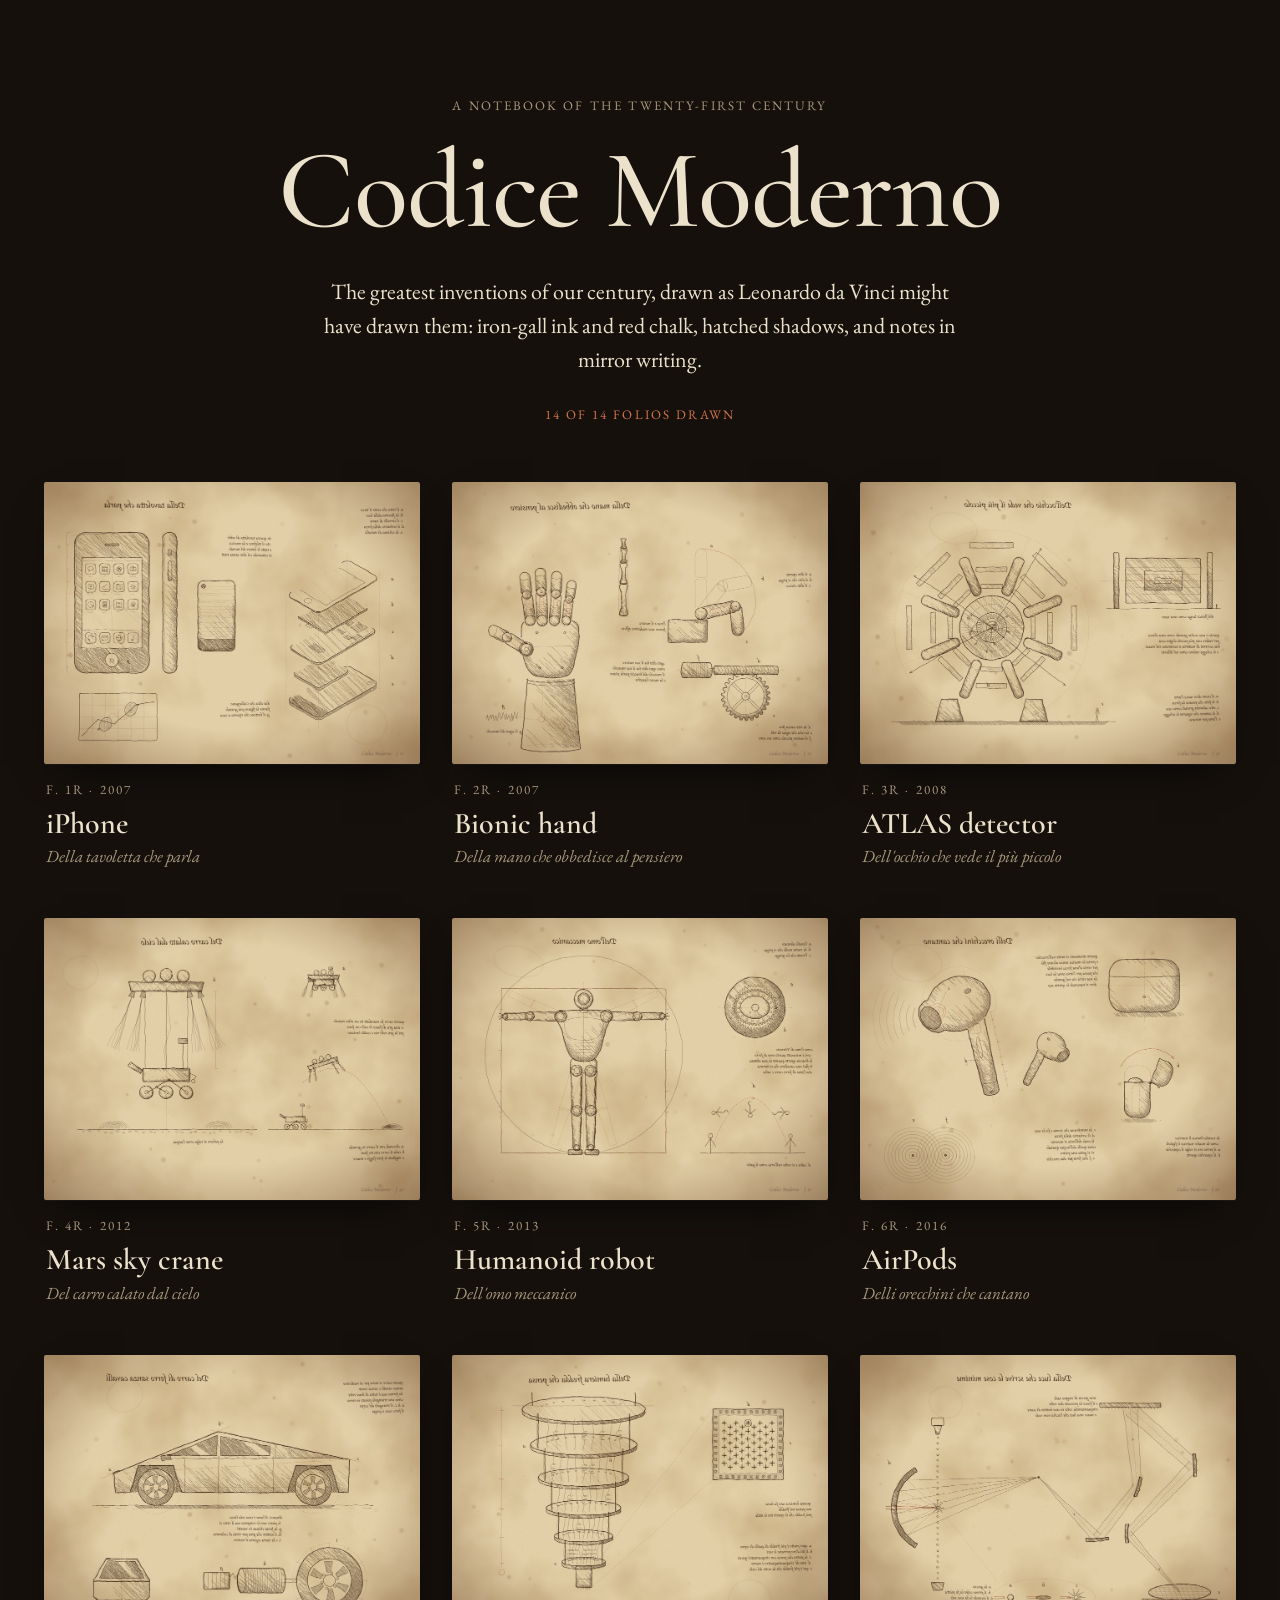
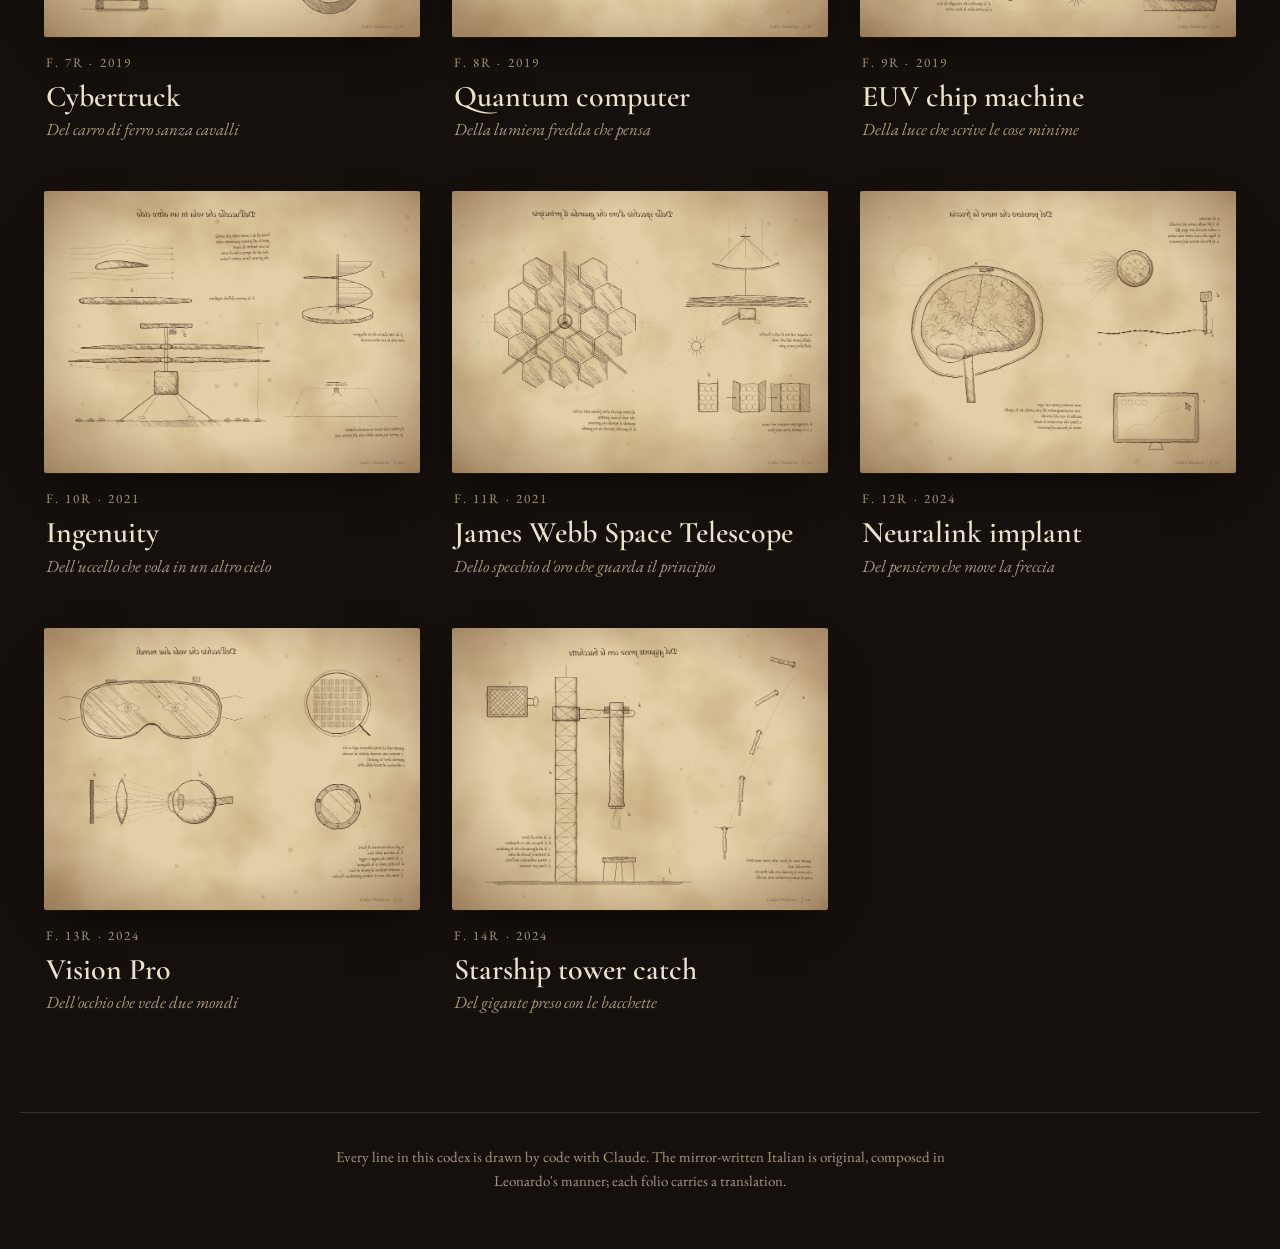
<file: index.html>
<!doctype html>
<html lang="en">
<head>
<meta charset="utf-8">
<meta name="viewport" content="width=device-width, initial-scale=1">
<title>Codice Moderno</title>
<meta name="description" content="The greatest inventions of the 21st century, drawn as pages from Leonardo da Vinci&#x27;s notebooks.">
<meta property="og:title" content="Codice Moderno"><meta property="og:description" content="The greatest inventions of the 21st century, drawn as pages from Leonardo da Vinci&#x27;s notebooks."><meta property="og:image" content="https://vishal-dube.github.io/codex-moderno/iphone/web.jpg"><meta name="twitter:card" content="summary_large_image">
<link rel="preconnect" href="https://fonts.googleapis.com">
<link rel="preconnect" href="https://fonts.gstatic.com" crossorigin>
<link rel="stylesheet" href="https://fonts.googleapis.com/css2?family=Cormorant+Garamond:ital,wght@0,500;0,600;1,500&family=EB+Garamond:ital,wght@0,400;0,500;1,400&display=swap">
<link rel="stylesheet" href="style.css">
</head>
<body>
<header class="masthead">
<p class="eyebrow">A notebook of the twenty-first century</p>
<h1>Codice Moderno</h1>
<p class="lede">The greatest inventions of our century, drawn as Leonardo da Vinci might have drawn them:
iron-gall ink and red chalk, hatched shadows, and notes in mirror writing.</p>
<p class="count">14 of 14 folios drawn</p>
</header>
<main><ol class="folios">
<li class="card">
<a href="iphone/">
<img src="iphone/thumb.jpg" alt="iPhone, drawn as a page from Leonardo da Vinci's notebooks" loading="lazy" width="900" height="675">
<div class="cap"><p class="num">f. 1r · 2007</p><h2>iPhone</h2><p class="it">Della tavoletta che parla</p></div>
</a>
</li>
<li class="card">
<a href="bionic-hand/">
<img src="bionic-hand/thumb.jpg" alt="Bionic hand, drawn as a page from Leonardo da Vinci's notebooks" loading="lazy" width="900" height="675">
<div class="cap"><p class="num">f. 2r · 2007</p><h2>Bionic hand</h2><p class="it">Della mano che obbedisce al pensiero</p></div>
</a>
</li>
<li class="card">
<a href="atlas-detector/">
<img src="atlas-detector/thumb.jpg" alt="ATLAS detector, drawn as a page from Leonardo da Vinci's notebooks" loading="lazy" width="900" height="675">
<div class="cap"><p class="num">f. 3r · 2008</p><h2>ATLAS detector</h2><p class="it">Dell&#x27;occhio che vede il più piccolo</p></div>
</a>
</li>
<li class="card">
<a href="sky-crane/">
<img src="sky-crane/thumb.jpg" alt="Mars sky crane, drawn as a page from Leonardo da Vinci's notebooks" loading="lazy" width="900" height="675">
<div class="cap"><p class="num">f. 4r · 2012</p><h2>Mars sky crane</h2><p class="it">Del carro calato dal cielo</p></div>
</a>
</li>
<li class="card">
<a href="humanoid-robot/">
<img src="humanoid-robot/thumb.jpg" alt="Humanoid robot, drawn as a page from Leonardo da Vinci's notebooks" loading="lazy" width="900" height="675">
<div class="cap"><p class="num">f. 5r · 2013</p><h2>Humanoid robot</h2><p class="it">Dell&#x27;omo meccanico</p></div>
</a>
</li>
<li class="card">
<a href="airpods/">
<img src="airpods/thumb.jpg" alt="AirPods, drawn as a page from Leonardo da Vinci's notebooks" loading="lazy" width="900" height="675">
<div class="cap"><p class="num">f. 6r · 2016</p><h2>AirPods</h2><p class="it">Delli orecchini che cantano</p></div>
</a>
</li>
<li class="card">
<a href="cybertruck/">
<img src="cybertruck/thumb.jpg" alt="Cybertruck, drawn as a page from Leonardo da Vinci's notebooks" loading="lazy" width="900" height="675">
<div class="cap"><p class="num">f. 7r · 2019</p><h2>Cybertruck</h2><p class="it">Del carro di ferro sanza cavalli</p></div>
</a>
</li>
<li class="card">
<a href="quantum-computer/">
<img src="quantum-computer/thumb.jpg" alt="Quantum computer, drawn as a page from Leonardo da Vinci's notebooks" loading="lazy" width="900" height="675">
<div class="cap"><p class="num">f. 8r · 2019</p><h2>Quantum computer</h2><p class="it">Della lumiera fredda che pensa</p></div>
</a>
</li>
<li class="card">
<a href="euv-machine/">
<img src="euv-machine/thumb.jpg" alt="EUV chip machine, drawn as a page from Leonardo da Vinci's notebooks" loading="lazy" width="900" height="675">
<div class="cap"><p class="num">f. 9r · 2019</p><h2>EUV chip machine</h2><p class="it">Della luce che scrive le cose minime</p></div>
</a>
</li>
<li class="card">
<a href="ingenuity/">
<img src="ingenuity/thumb.jpg" alt="Ingenuity, drawn as a page from Leonardo da Vinci's notebooks" loading="lazy" width="900" height="675">
<div class="cap"><p class="num">f. 10r · 2021</p><h2>Ingenuity</h2><p class="it">Dell&#x27;uccello che vola in un altro cielo</p></div>
</a>
</li>
<li class="card">
<a href="james-webb/">
<img src="james-webb/thumb.jpg" alt="James Webb Space Telescope, drawn as a page from Leonardo da Vinci's notebooks" loading="lazy" width="900" height="675">
<div class="cap"><p class="num">f. 11r · 2021</p><h2>James Webb Space Telescope</h2><p class="it">Dello specchio d&#x27;oro che guarda il principio</p></div>
</a>
</li>
<li class="card">
<a href="neuralink/">
<img src="neuralink/thumb.jpg" alt="Neuralink implant, drawn as a page from Leonardo da Vinci's notebooks" loading="lazy" width="900" height="675">
<div class="cap"><p class="num">f. 12r · 2024</p><h2>Neuralink implant</h2><p class="it">Del pensiero che move la freccia</p></div>
</a>
</li>
<li class="card">
<a href="vision-pro/">
<img src="vision-pro/thumb.jpg" alt="Vision Pro, drawn as a page from Leonardo da Vinci's notebooks" loading="lazy" width="900" height="675">
<div class="cap"><p class="num">f. 13r · 2024</p><h2>Vision Pro</h2><p class="it">Dell&#x27;occhio che vede due mondi</p></div>
</a>
</li>
<li class="card">
<a href="starship-catch/">
<img src="starship-catch/thumb.jpg" alt="Starship tower catch, drawn as a page from Leonardo da Vinci's notebooks" loading="lazy" width="900" height="675">
<div class="cap"><p class="num">f. 14r · 2024</p><h2>Starship tower catch</h2><p class="it">Del gigante preso con le bacchette</p></div>
</a>
</li>
</ol>
</main>
<footer class="foot">
<p>Every line in this codex is drawn by code with Claude. The mirror-written Italian is original,
composed in Leonardo's manner; each folio carries a translation.</p>
</footer>
</body>
</html>
</file>
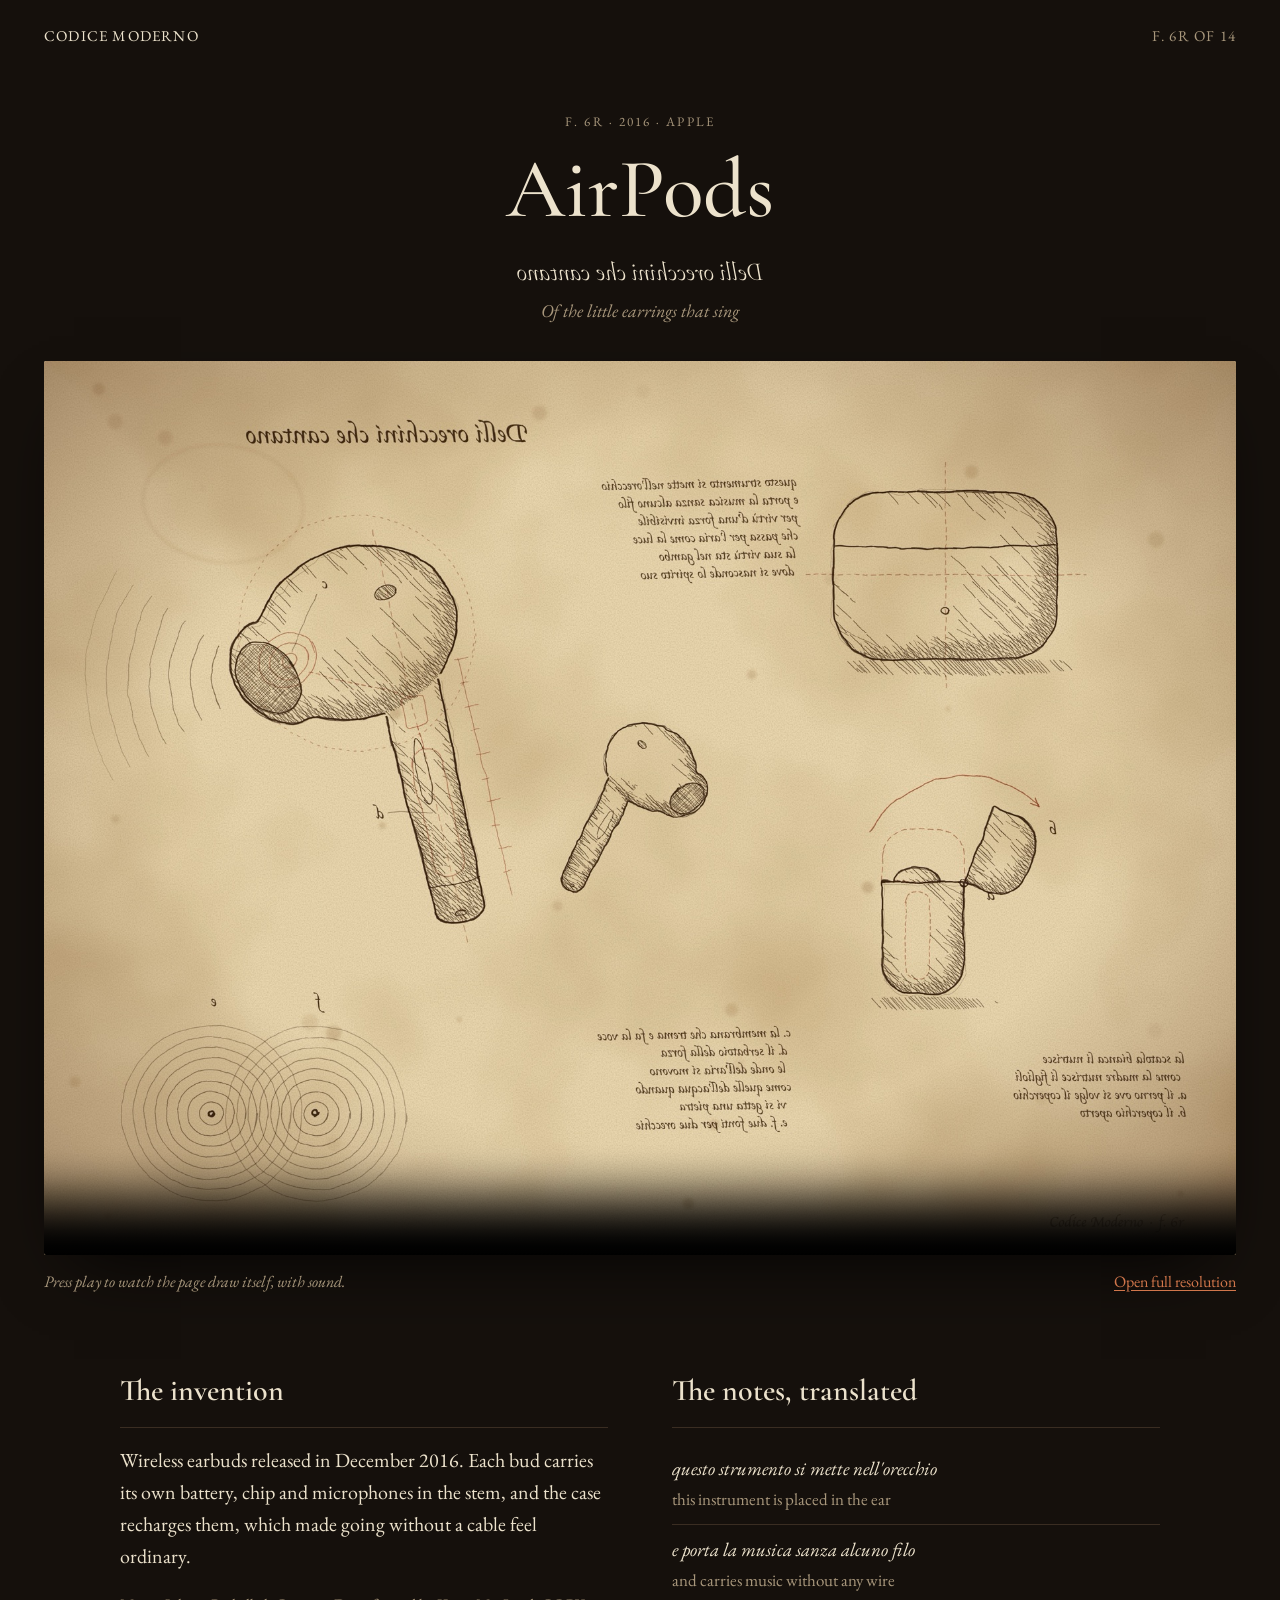
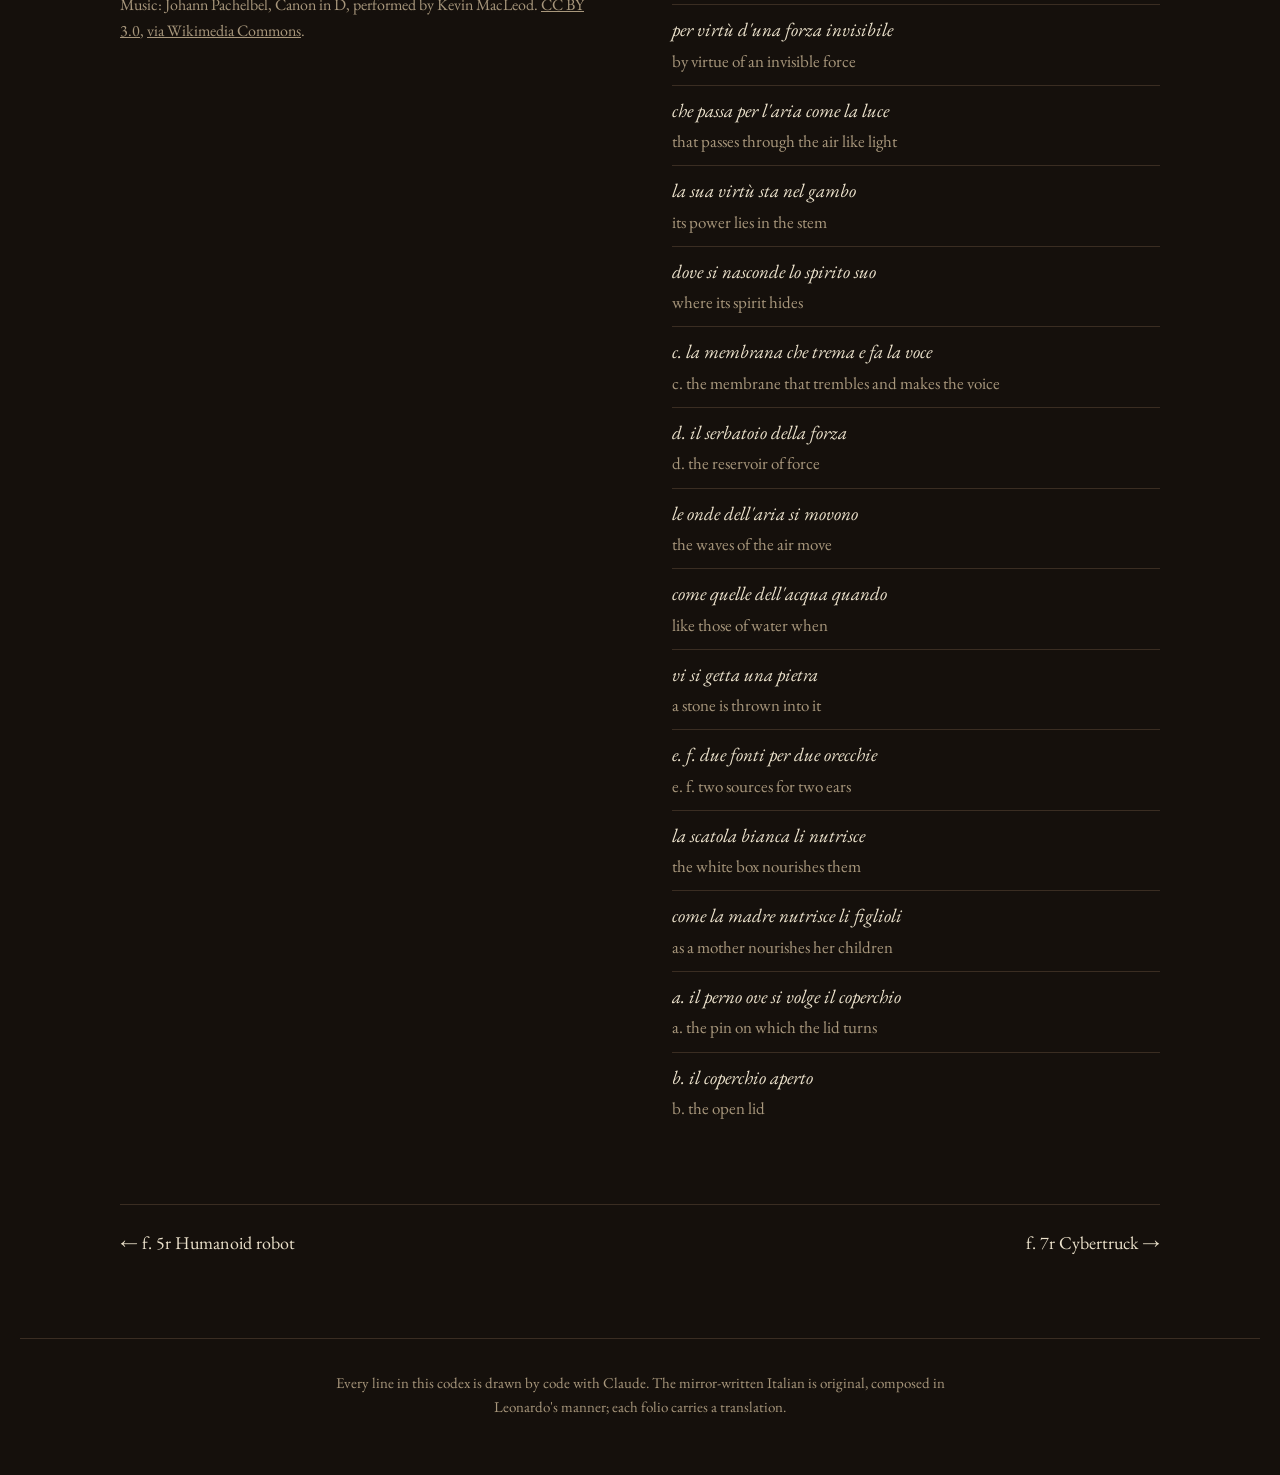
<file: airpods/index.html>
<!doctype html>
<html lang="en">
<head>
<meta charset="utf-8">
<meta name="viewport" content="width=device-width, initial-scale=1">
<title>AirPods · Codice Moderno</title>
<meta name="description" content="Wireless earbuds released in December 2016. Each bud carries its own battery, chip and microphones in the stem, and the case recharges them, which made going without a cable feel ordinary.">
<meta property="og:title" content="AirPods · Codice Moderno"><meta property="og:description" content="Wireless earbuds released in December 2016. Each bud carries its own battery, chip and microphones in the stem, and the case recharges them, which made going without a cable feel ordinary."><meta property="og:image" content="https://vishal-dube.github.io/codex-moderno/airpods/web.jpg"><meta name="twitter:card" content="summary_large_image">
<link rel="preconnect" href="https://fonts.googleapis.com">
<link rel="preconnect" href="https://fonts.gstatic.com" crossorigin>
<link rel="stylesheet" href="https://fonts.googleapis.com/css2?family=Cormorant+Garamond:ital,wght@0,500;0,600;1,500&family=EB+Garamond:ital,wght@0,400;0,500;1,400&display=swap">
<link rel="stylesheet" href="../style.css">
</head>
<body>
<nav class="top"><a href="../">Codice Moderno</a><span>f. 6r of 14</span></nav>
<main class="folio">
<header class="folio-head">
<p class="num">f. 6r · 2016 · Apple</p>
<h1>AirPods</h1>
<p class="title-it"><span class="mirror" title="Delli orecchini che cantano">Delli orecchini che cantano</span><span class="en">Of the little earrings that sing</span></p>
</header>
<figure class="plate"><video controls playsinline preload="none" poster="web.jpg" aria-label="AirPods, drawn as a page from Leonardo da Vinci&#x27;s notebooks, drawing itself"><source src="drawing.mp4" type="video/mp4"></video>
<figcaption><p class="hint">Press play to watch the page draw itself, with sound.</p><a href="full.jpg">Open full resolution</a></figcaption>
</figure>
<section class="text">
<div class="about"><h2>The invention</h2><p>Wireless earbuds released in December 2016. Each bud carries its own battery, chip and microphones in the stem, and the case recharges them, which made going without a cable feel ordinary.</p><p class="music">Music: Johann Pachelbel, Canon in D, performed by Kevin MacLeod. <a href="https://creativecommons.org/licenses/by/3.0">CC BY 3.0</a>, <a href="https://commons.wikimedia.org/wiki/File:Kevin_MacLeod_-_Canon_in_D_Major.ogg">via Wikimedia Commons</a>.</p></div>
<div class="notes"><h2>The notes, translated</h2><ol><li><p class="it">questo strumento si mette nell&#x27;orecchio</p><p class="en">this instrument is placed in the ear</p></li>
<li><p class="it">e porta la musica sanza alcuno filo</p><p class="en">and carries music without any wire</p></li>
<li><p class="it">per virtù d&#x27;una forza invisibile</p><p class="en">by virtue of an invisible force</p></li>
<li><p class="it">che passa per l&#x27;aria come la luce</p><p class="en">that passes through the air like light</p></li>
<li><p class="it">la sua virtù sta nel gambo</p><p class="en">its power lies in the stem</p></li>
<li><p class="it">dove si nasconde lo spirito suo</p><p class="en">where its spirit hides</p></li>
<li><p class="it">c. la membrana che trema e fa la voce</p><p class="en">c. the membrane that trembles and makes the voice</p></li>
<li><p class="it">d. il serbatoio della forza</p><p class="en">d. the reservoir of force</p></li>
<li><p class="it">le onde dell&#x27;aria si movono</p><p class="en">the waves of the air move</p></li>
<li><p class="it">come quelle dell&#x27;acqua quando</p><p class="en">like those of water when</p></li>
<li><p class="it">vi si getta una pietra</p><p class="en">a stone is thrown into it</p></li>
<li><p class="it">e. f. due fonti per due orecchie</p><p class="en">e. f. two sources for two ears</p></li>
<li><p class="it">la scatola bianca li nutrisce</p><p class="en">the white box nourishes them</p></li>
<li><p class="it">come la madre nutrisce li figlioli</p><p class="en">as a mother nourishes her children</p></li>
<li><p class="it">a. il perno ove si volge il coperchio</p><p class="en">a. the pin on which the lid turns</p></li>
<li><p class="it">b. il coperchio aperto</p><p class="en">b. the open lid</p></li></ol></div>
</section>
<nav class="pager"><a rel="prev" href="../humanoid-robot/">← f. 5r Humanoid robot</a><a rel="next" href="../cybertruck/">f. 7r Cybertruck →</a></nav>
</main>
<footer class="foot">
<p>Every line in this codex is drawn by code with Claude. The mirror-written Italian is original,
composed in Leonardo's manner; each folio carries a translation.</p>
</footer>
</body>
</html>
</file>
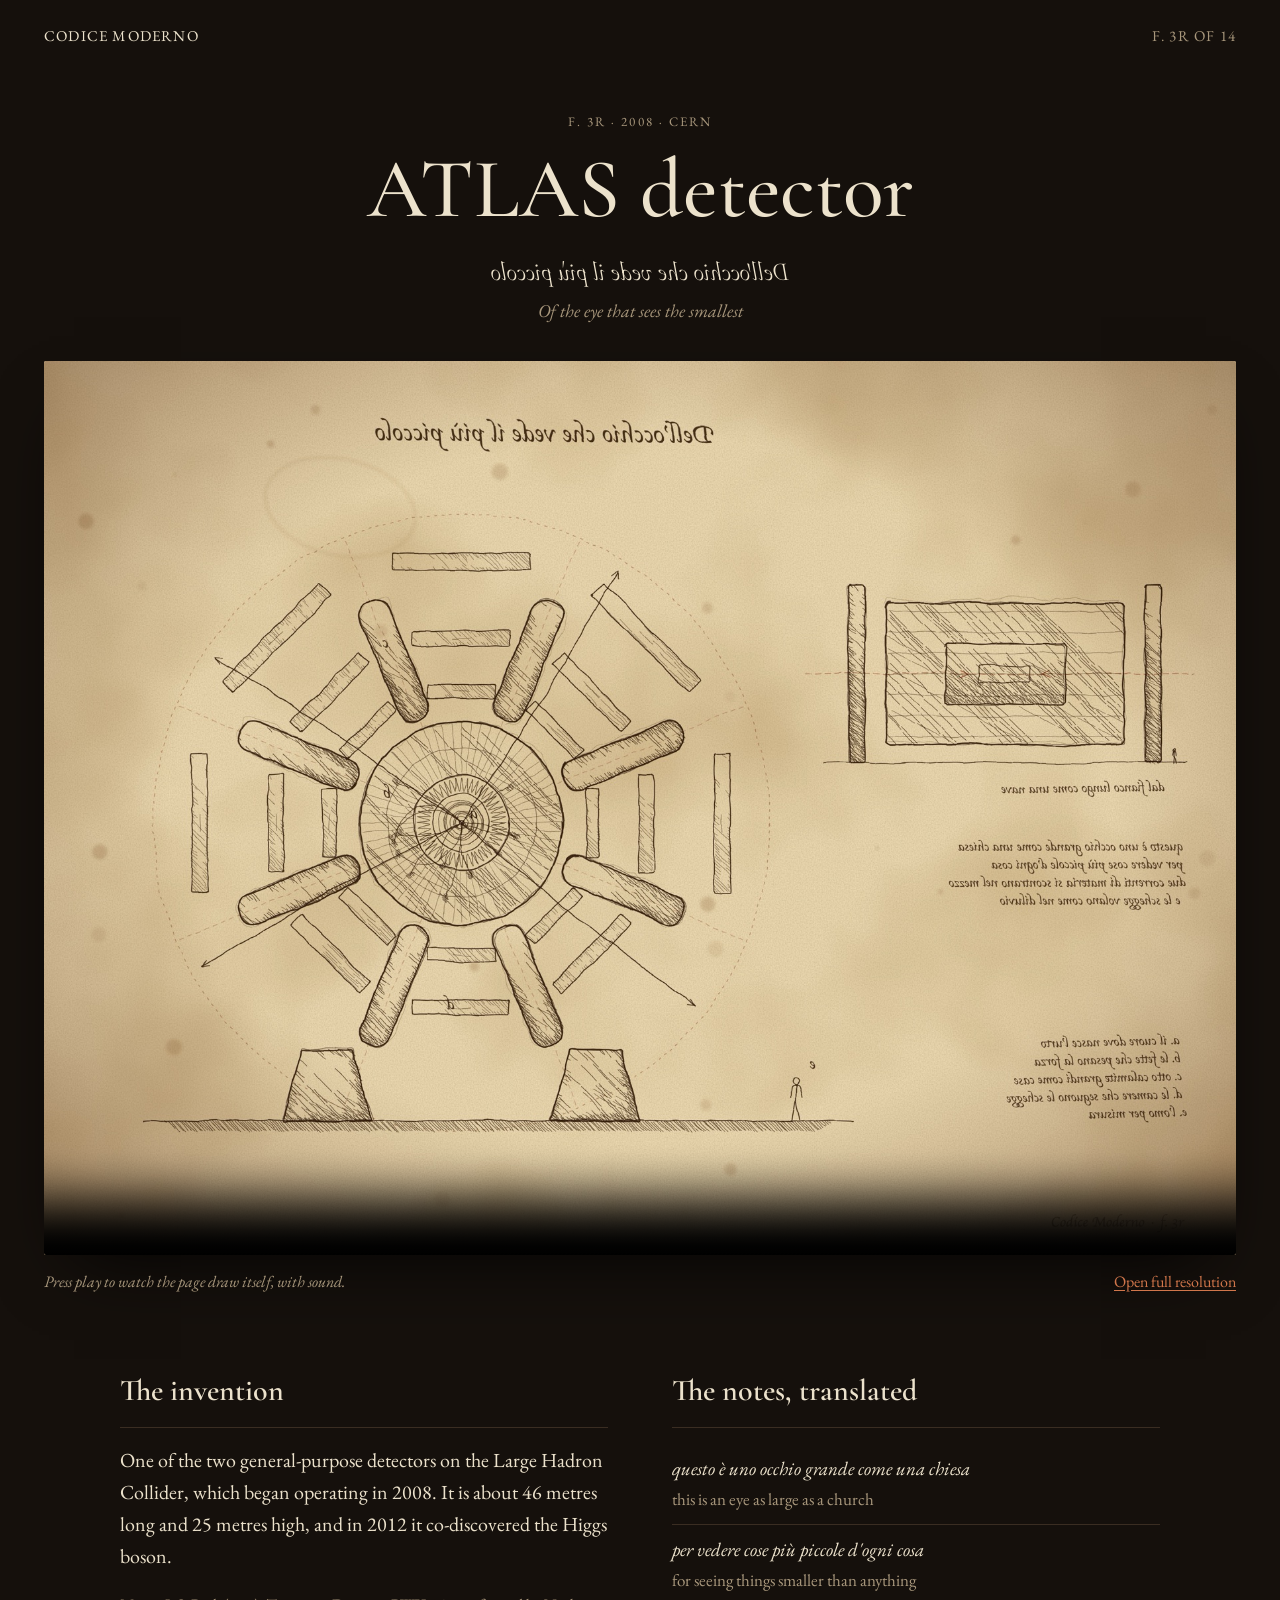
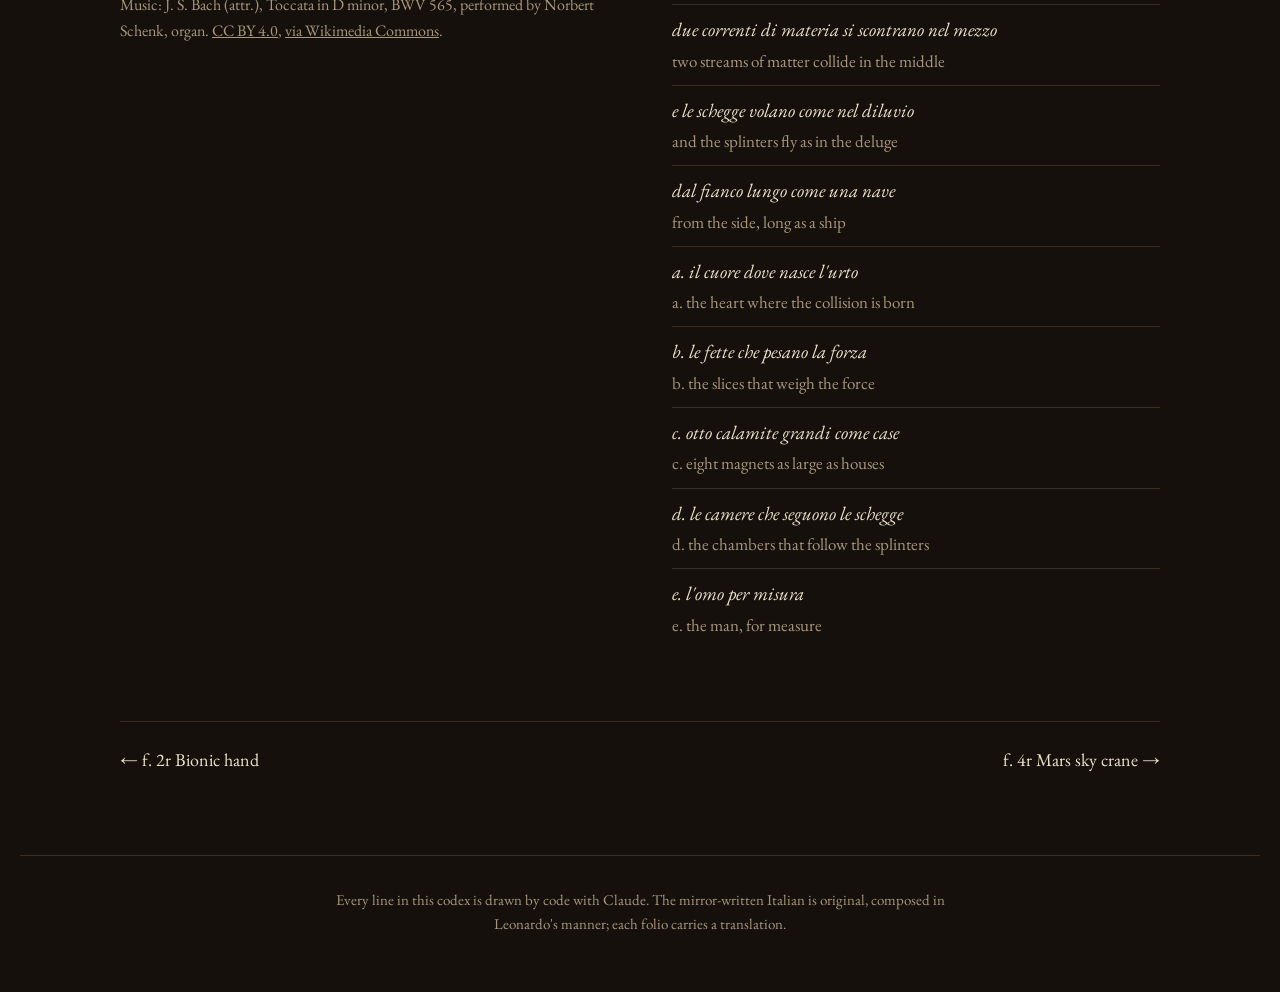
<file: atlas-detector/index.html>
<!doctype html>
<html lang="en">
<head>
<meta charset="utf-8">
<meta name="viewport" content="width=device-width, initial-scale=1">
<title>ATLAS detector · Codice Moderno</title>
<meta name="description" content="One of the two general-purpose detectors on the Large Hadron Collider, which began operating in 2008. It is about 46 metres long and 25 metres high, and in 2012 it co-discovered the Higgs boson.">
<meta property="og:title" content="ATLAS detector · Codice Moderno"><meta property="og:description" content="One of the two general-purpose detectors on the Large Hadron Collider, which began operating in 2008. It is about 46 metres long and 25 metres high, and in 2012 it co-discovered the Higgs boson."><meta property="og:image" content="https://vishal-dube.github.io/codex-moderno/atlas-detector/web.jpg"><meta name="twitter:card" content="summary_large_image">
<link rel="preconnect" href="https://fonts.googleapis.com">
<link rel="preconnect" href="https://fonts.gstatic.com" crossorigin>
<link rel="stylesheet" href="https://fonts.googleapis.com/css2?family=Cormorant+Garamond:ital,wght@0,500;0,600;1,500&family=EB+Garamond:ital,wght@0,400;0,500;1,400&display=swap">
<link rel="stylesheet" href="../style.css">
</head>
<body>
<nav class="top"><a href="../">Codice Moderno</a><span>f. 3r of 14</span></nav>
<main class="folio">
<header class="folio-head">
<p class="num">f. 3r · 2008 · CERN</p>
<h1>ATLAS detector</h1>
<p class="title-it"><span class="mirror" title="Dell&#x27;occhio che vede il più piccolo">Dell&#x27;occhio che vede il più piccolo</span><span class="en">Of the eye that sees the smallest</span></p>
</header>
<figure class="plate"><video controls playsinline preload="none" poster="web.jpg" aria-label="ATLAS detector, drawn as a page from Leonardo da Vinci&#x27;s notebooks, drawing itself"><source src="drawing.mp4" type="video/mp4"></video>
<figcaption><p class="hint">Press play to watch the page draw itself, with sound.</p><a href="full.jpg">Open full resolution</a></figcaption>
</figure>
<section class="text">
<div class="about"><h2>The invention</h2><p>One of the two general-purpose detectors on the Large Hadron Collider, which began operating in 2008. It is about 46 metres long and 25 metres high, and in 2012 it co-discovered the Higgs boson.</p><p class="music">Music: J. S. Bach (attr.), Toccata in D minor, BWV 565, performed by Norbert Schenk, organ. <a href="https://creativecommons.org/licenses/by/4.0">CC BY 4.0</a>, <a href="https://commons.wikimedia.org/wiki/File:Bach,_Toccata_und_Fuge_d-moll_BWV_565,_Norbert_Schenk.mp3">via Wikimedia Commons</a>.</p></div>
<div class="notes"><h2>The notes, translated</h2><ol><li><p class="it">questo è uno occhio grande come una chiesa</p><p class="en">this is an eye as large as a church</p></li>
<li><p class="it">per vedere cose più piccole d&#x27;ogni cosa</p><p class="en">for seeing things smaller than anything</p></li>
<li><p class="it">due correnti di materia si scontrano nel mezzo</p><p class="en">two streams of matter collide in the middle</p></li>
<li><p class="it">e le schegge volano come nel diluvio</p><p class="en">and the splinters fly as in the deluge</p></li>
<li><p class="it">dal fianco  lungo come una nave</p><p class="en">from the side, long as a ship</p></li>
<li><p class="it">a. il cuore dove nasce l&#x27;urto</p><p class="en">a. the heart where the collision is born</p></li>
<li><p class="it">b. le fette che pesano la forza</p><p class="en">b. the slices that weigh the force</p></li>
<li><p class="it">c. otto calamite grandi come case</p><p class="en">c. eight magnets as large as houses</p></li>
<li><p class="it">d. le camere che seguono le schegge</p><p class="en">d. the chambers that follow the splinters</p></li>
<li><p class="it">e. l&#x27;omo per misura</p><p class="en">e. the man, for measure</p></li></ol></div>
</section>
<nav class="pager"><a rel="prev" href="../bionic-hand/">← f. 2r Bionic hand</a><a rel="next" href="../sky-crane/">f. 4r Mars sky crane →</a></nav>
</main>
<footer class="foot">
<p>Every line in this codex is drawn by code with Claude. The mirror-written Italian is original,
composed in Leonardo's manner; each folio carries a translation.</p>
</footer>
</body>
</html>
</file>
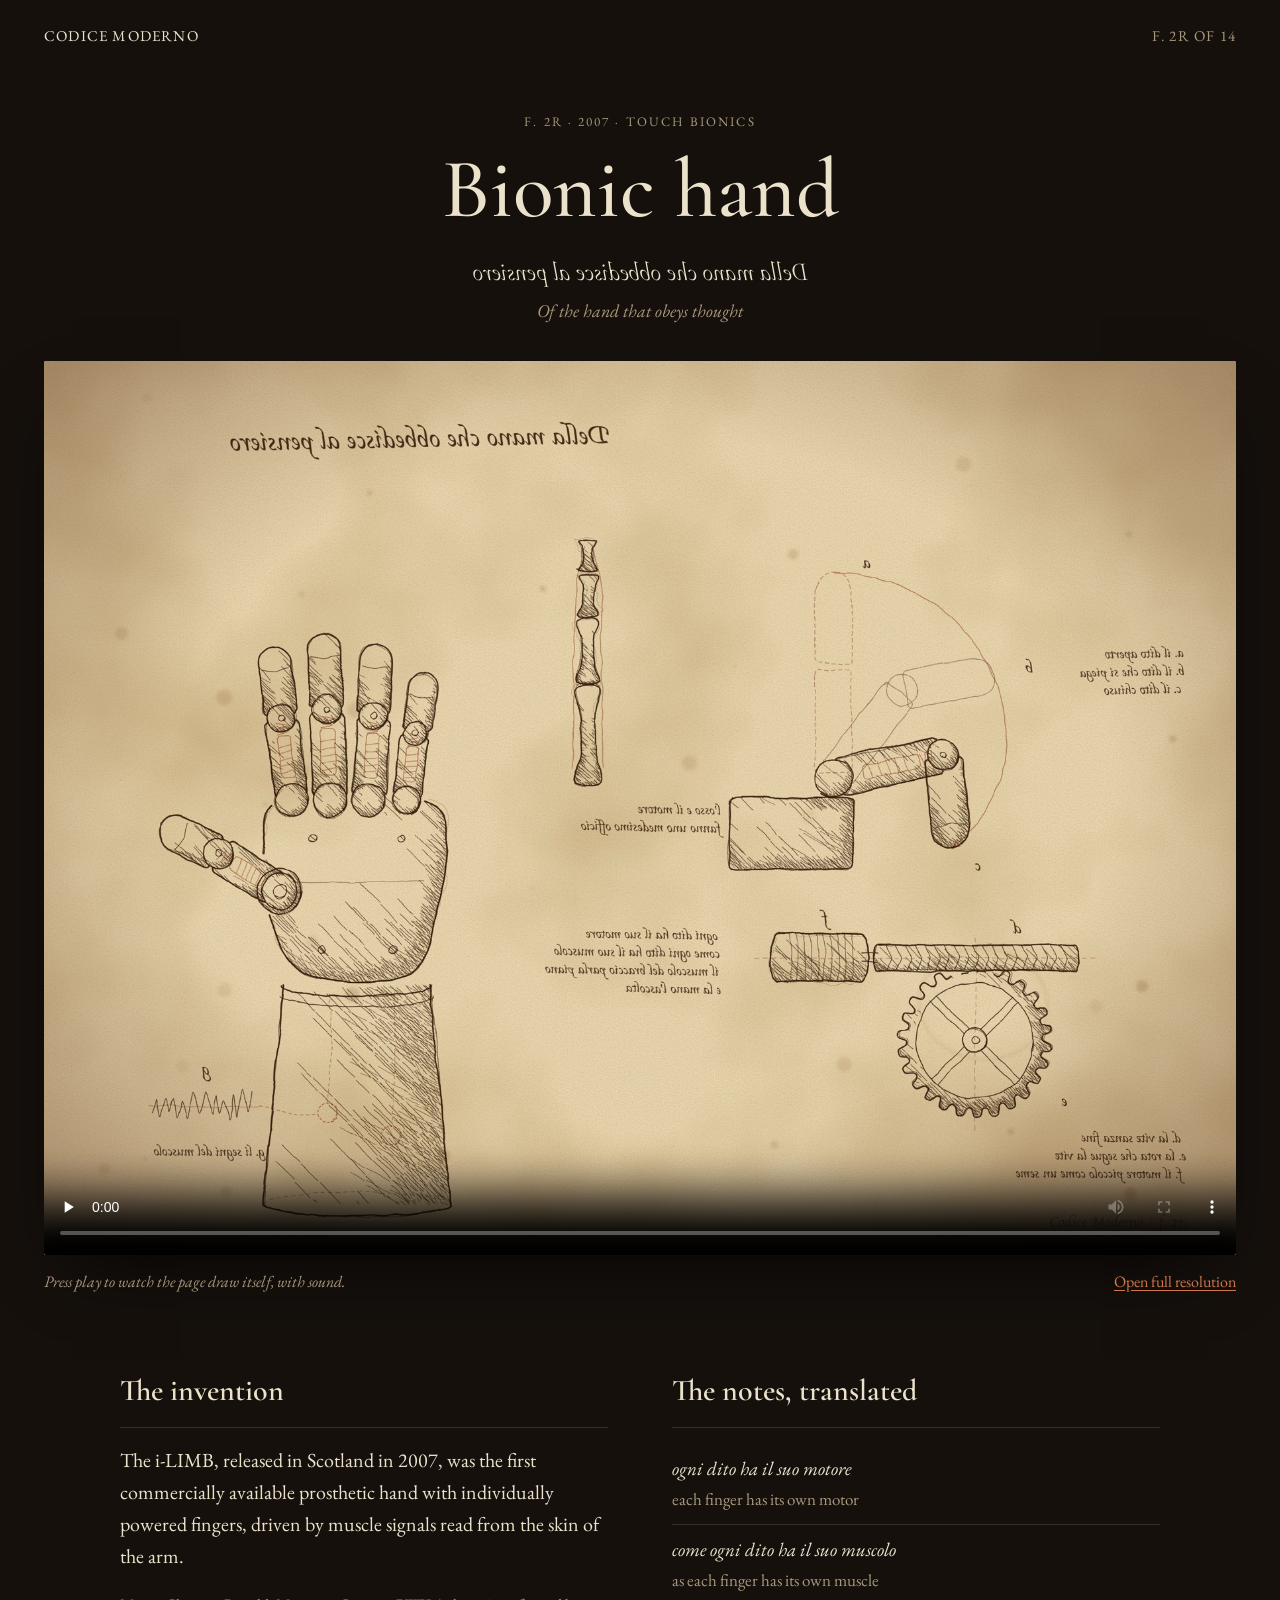
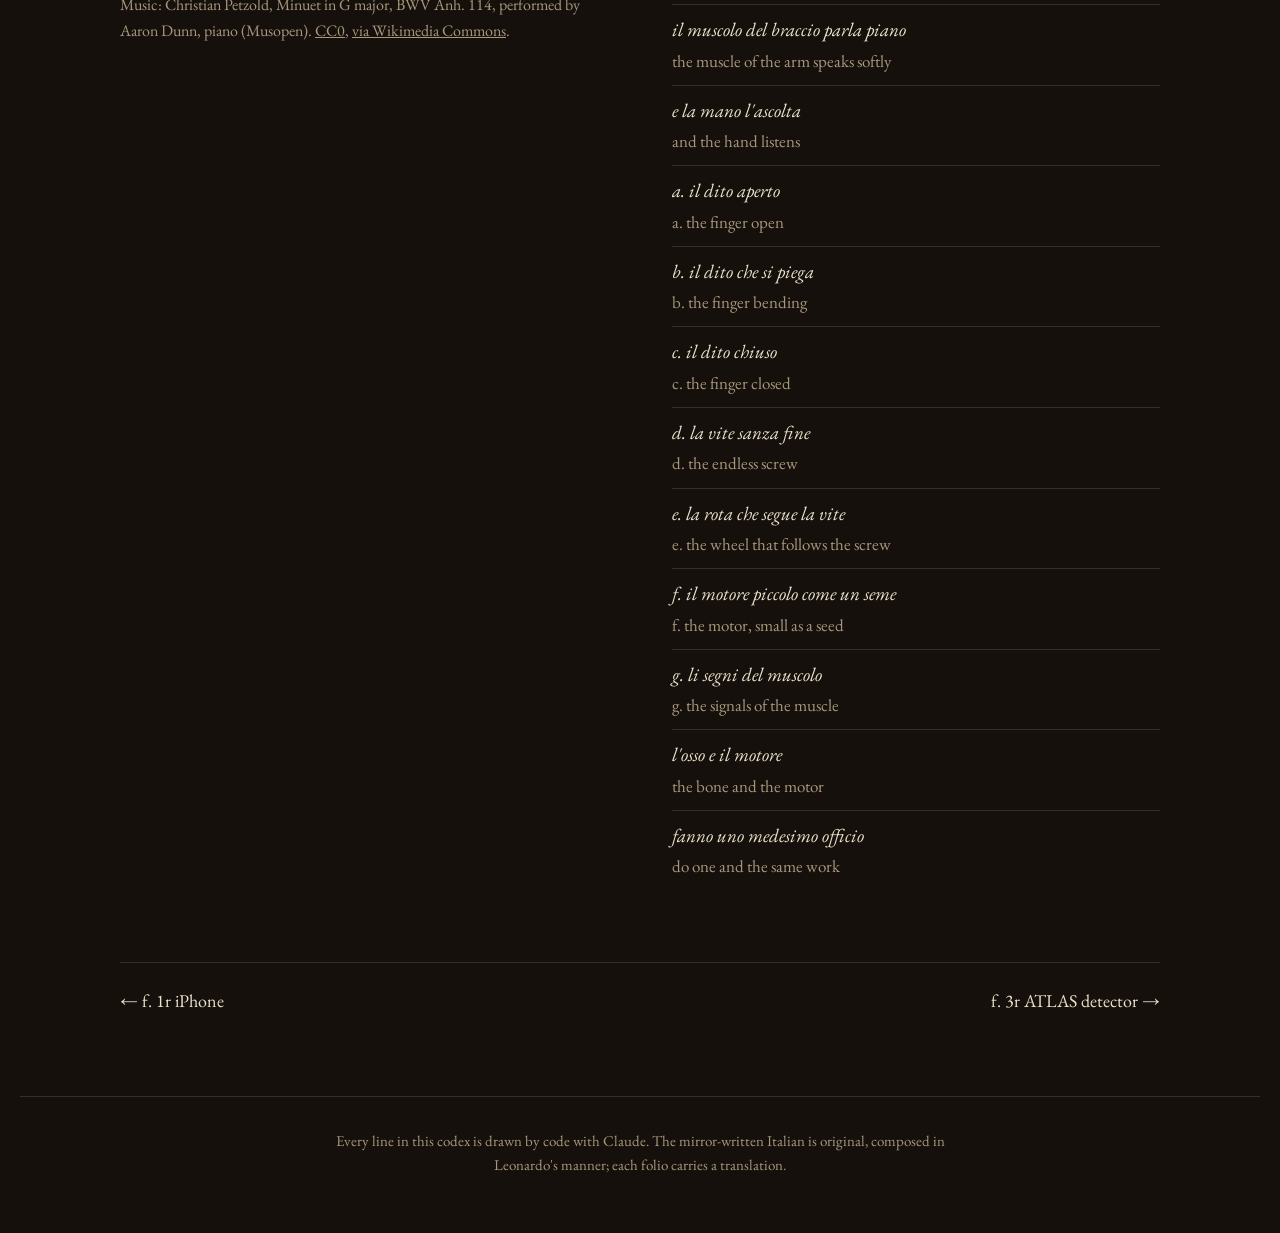
<file: bionic-hand/index.html>
<!doctype html>
<html lang="en">
<head>
<meta charset="utf-8">
<meta name="viewport" content="width=device-width, initial-scale=1">
<title>Bionic hand · Codice Moderno</title>
<meta name="description" content="The i-LIMB, released in Scotland in 2007, was the first commercially available prosthetic hand with individually powered fingers, driven by muscle signals read from the skin of the arm.">
<meta property="og:title" content="Bionic hand · Codice Moderno"><meta property="og:description" content="The i-LIMB, released in Scotland in 2007, was the first commercially available prosthetic hand with individually powered fingers, driven by muscle signals read from the skin of the arm."><meta property="og:image" content="https://vishal-dube.github.io/codex-moderno/bionic-hand/web.jpg"><meta name="twitter:card" content="summary_large_image">
<link rel="preconnect" href="https://fonts.googleapis.com">
<link rel="preconnect" href="https://fonts.gstatic.com" crossorigin>
<link rel="stylesheet" href="https://fonts.googleapis.com/css2?family=Cormorant+Garamond:ital,wght@0,500;0,600;1,500&family=EB+Garamond:ital,wght@0,400;0,500;1,400&display=swap">
<link rel="stylesheet" href="../style.css">
</head>
<body>
<nav class="top"><a href="../">Codice Moderno</a><span>f. 2r of 14</span></nav>
<main class="folio">
<header class="folio-head">
<p class="num">f. 2r · 2007 · Touch Bionics</p>
<h1>Bionic hand</h1>
<p class="title-it"><span class="mirror" title="Della mano che obbedisce al pensiero">Della mano che obbedisce al pensiero</span><span class="en">Of the hand that obeys thought</span></p>
</header>
<figure class="plate"><video controls playsinline preload="none" poster="web.jpg" aria-label="Bionic hand, drawn as a page from Leonardo da Vinci&#x27;s notebooks, drawing itself"><source src="drawing.mp4" type="video/mp4"></video>
<figcaption><p class="hint">Press play to watch the page draw itself, with sound.</p><a href="full.jpg">Open full resolution</a></figcaption>
</figure>
<section class="text">
<div class="about"><h2>The invention</h2><p>The i-LIMB, released in Scotland in 2007, was the first commercially available prosthetic hand with individually powered fingers, driven by muscle signals read from the skin of the arm.</p><p class="music">Music: Christian Petzold, Minuet in G major, BWV Anh. 114, performed by Aaron Dunn, piano (Musopen). <a href="http://creativecommons.org/publicdomain/zero/1.0/deed.en">CC0</a>, <a href="https://commons.wikimedia.org/wiki/File:Aaron_Dunn_-_Minuet_-_Notebook_for_Anna_Magdalena.ogg">via Wikimedia Commons</a>.</p></div>
<div class="notes"><h2>The notes, translated</h2><ol><li><p class="it">ogni dito ha il suo motore</p><p class="en">each finger has its own motor</p></li>
<li><p class="it">come ogni dito ha il suo muscolo</p><p class="en">as each finger has its own muscle</p></li>
<li><p class="it">il muscolo del braccio parla piano</p><p class="en">the muscle of the arm speaks softly</p></li>
<li><p class="it">e la mano l&#x27;ascolta</p><p class="en">and the hand listens</p></li>
<li><p class="it">a. il dito aperto</p><p class="en">a. the finger open</p></li>
<li><p class="it">b. il dito che si piega</p><p class="en">b. the finger bending</p></li>
<li><p class="it">c. il dito chiuso</p><p class="en">c. the finger closed</p></li>
<li><p class="it">d. la vite sanza fine</p><p class="en">d. the endless screw</p></li>
<li><p class="it">e. la rota che segue la vite</p><p class="en">e. the wheel that follows the screw</p></li>
<li><p class="it">f. il motore piccolo come un seme</p><p class="en">f. the motor, small as a seed</p></li>
<li><p class="it">g. li segni del muscolo</p><p class="en">g. the signals of the muscle</p></li>
<li><p class="it">l&#x27;osso e il motore</p><p class="en">the bone and the motor</p></li>
<li><p class="it">fanno uno medesimo officio</p><p class="en">do one and the same work</p></li></ol></div>
</section>
<nav class="pager"><a rel="prev" href="../iphone/">← f. 1r iPhone</a><a rel="next" href="../atlas-detector/">f. 3r ATLAS detector →</a></nav>
</main>
<footer class="foot">
<p>Every line in this codex is drawn by code with Claude. The mirror-written Italian is original,
composed in Leonardo's manner; each folio carries a translation.</p>
</footer>
</body>
</html>
</file>
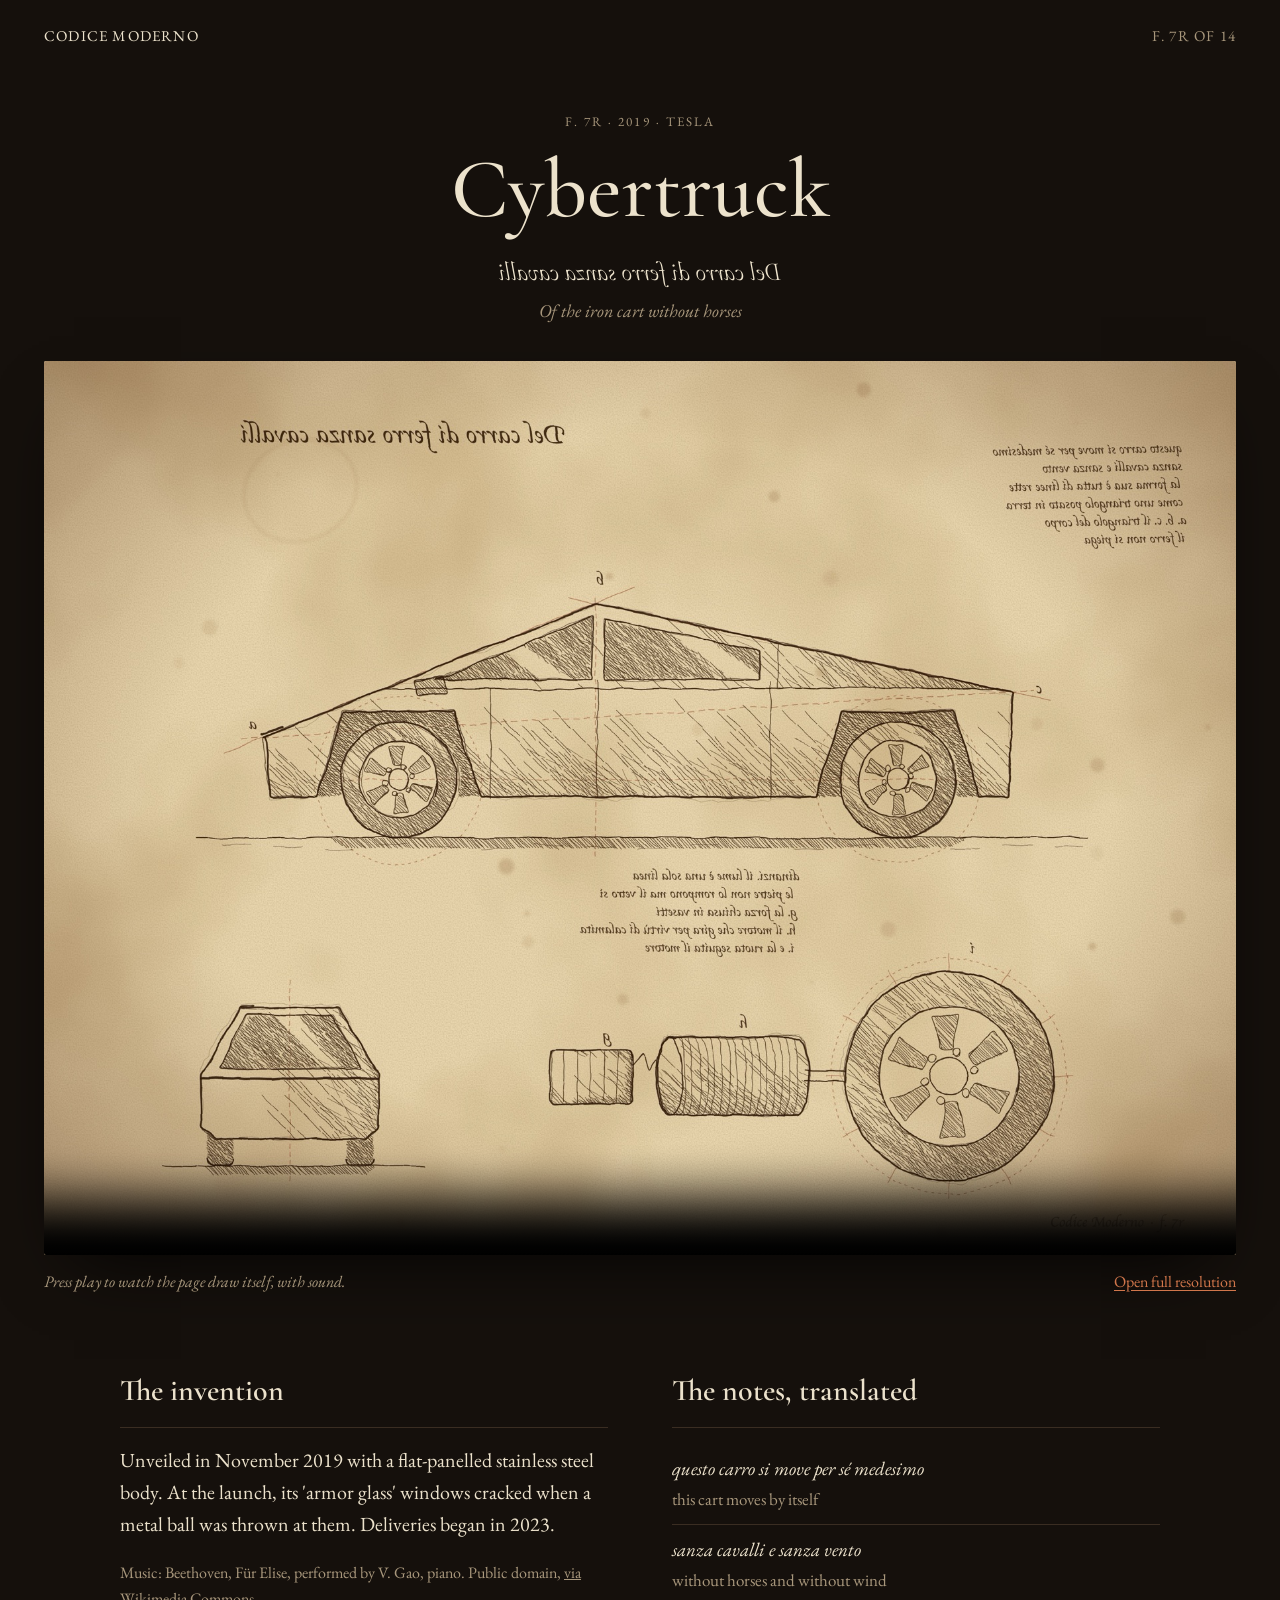
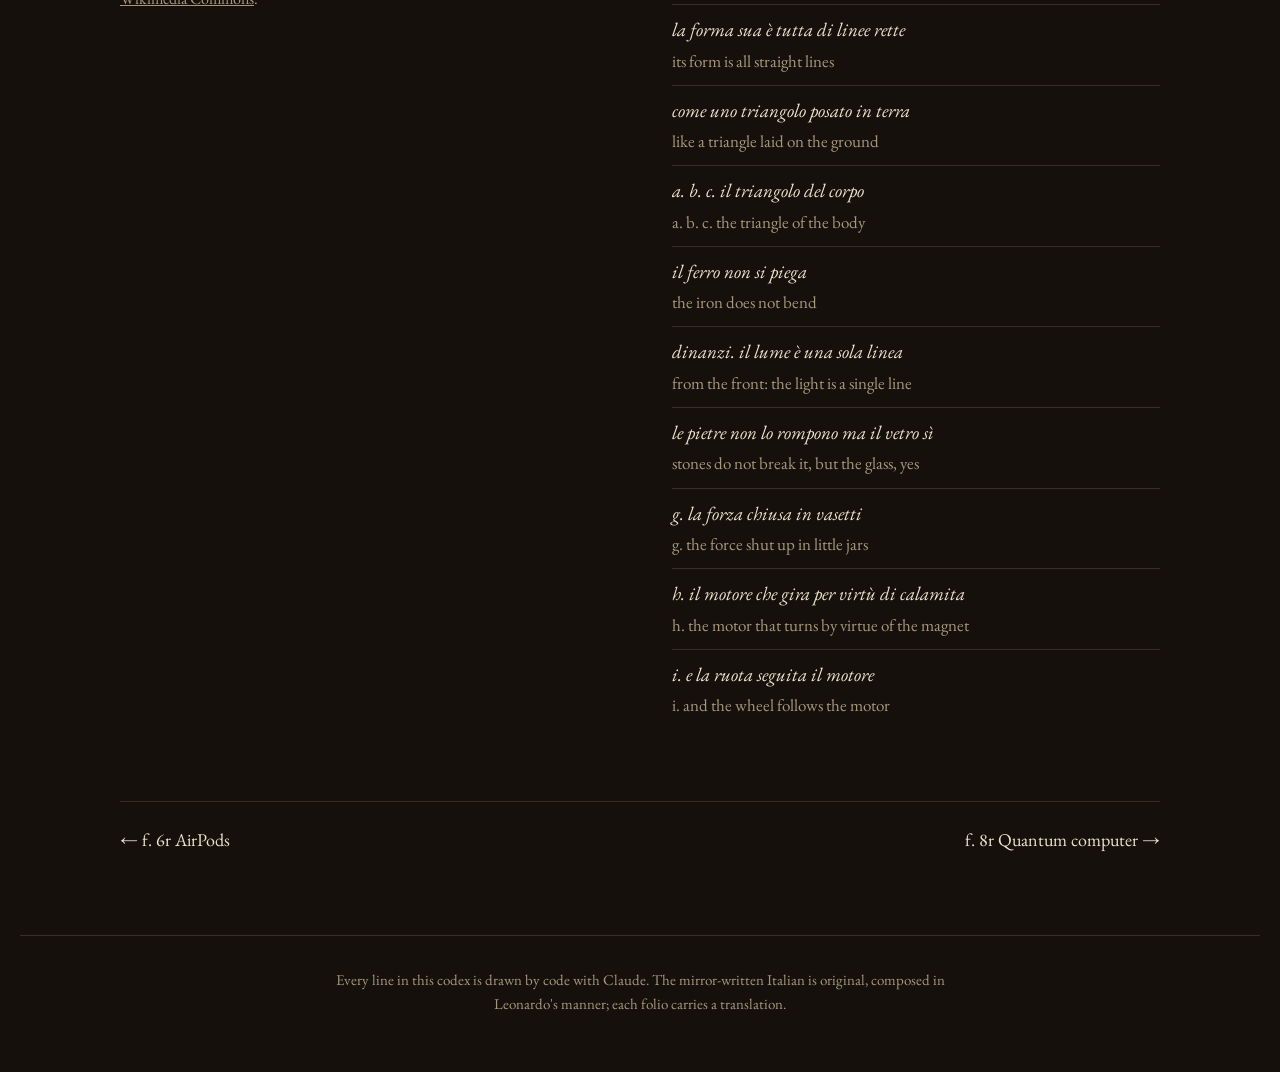
<file: cybertruck/index.html>
<!doctype html>
<html lang="en">
<head>
<meta charset="utf-8">
<meta name="viewport" content="width=device-width, initial-scale=1">
<title>Cybertruck · Codice Moderno</title>
<meta name="description" content="Unveiled in November 2019 with a flat-panelled stainless steel body. At the launch, its &#x27;armor glass&#x27; windows cracked when a metal ball was thrown at them. Deliveries began in 2023.">
<meta property="og:title" content="Cybertruck · Codice Moderno"><meta property="og:description" content="Unveiled in November 2019 with a flat-panelled stainless steel body. At the launch, its &#x27;armor glass&#x27; windows cracked when a metal ball was thrown at them. Deliveries began in 2023."><meta property="og:image" content="https://vishal-dube.github.io/codex-moderno/cybertruck/web.jpg"><meta name="twitter:card" content="summary_large_image">
<link rel="preconnect" href="https://fonts.googleapis.com">
<link rel="preconnect" href="https://fonts.gstatic.com" crossorigin>
<link rel="stylesheet" href="https://fonts.googleapis.com/css2?family=Cormorant+Garamond:ital,wght@0,500;0,600;1,500&family=EB+Garamond:ital,wght@0,400;0,500;1,400&display=swap">
<link rel="stylesheet" href="../style.css">
</head>
<body>
<nav class="top"><a href="../">Codice Moderno</a><span>f. 7r of 14</span></nav>
<main class="folio">
<header class="folio-head">
<p class="num">f. 7r · 2019 · Tesla</p>
<h1>Cybertruck</h1>
<p class="title-it"><span class="mirror" title="Del carro di ferro sanza cavalli">Del carro di ferro sanza cavalli</span><span class="en">Of the iron cart without horses</span></p>
</header>
<figure class="plate"><video controls playsinline preload="none" poster="web.jpg" aria-label="Cybertruck, drawn as a page from Leonardo da Vinci&#x27;s notebooks, drawing itself"><source src="drawing.mp4" type="video/mp4"></video>
<figcaption><p class="hint">Press play to watch the page draw itself, with sound.</p><a href="full.jpg">Open full resolution</a></figcaption>
</figure>
<section class="text">
<div class="about"><h2>The invention</h2><p>Unveiled in November 2019 with a flat-panelled stainless steel body. At the launch, its &#x27;armor glass&#x27; windows cracked when a metal ball was thrown at them. Deliveries began in 2023.</p><p class="music">Music: Beethoven, Für Elise, performed by V. Gao, piano. Public domain, <a href="https://commons.wikimedia.org/wiki/File:FurElise.ogg">via Wikimedia Commons</a>.</p></div>
<div class="notes"><h2>The notes, translated</h2><ol><li><p class="it">questo carro si move per sé medesimo</p><p class="en">this cart moves by itself</p></li>
<li><p class="it">sanza cavalli e sanza vento</p><p class="en">without horses and without wind</p></li>
<li><p class="it">la forma sua è tutta di linee rette</p><p class="en">its form is all straight lines</p></li>
<li><p class="it">come uno triangolo posato in terra</p><p class="en">like a triangle laid on the ground</p></li>
<li><p class="it">a. b. c. il triangolo del corpo</p><p class="en">a. b. c. the triangle of the body</p></li>
<li><p class="it">il ferro non si piega</p><p class="en">the iron does not bend</p></li>
<li><p class="it">dinanzi. il lume è una sola linea</p><p class="en">from the front: the light is a single line</p></li>
<li><p class="it">le pietre non lo rompono  ma il vetro sì</p><p class="en">stones do not break it, but the glass, yes</p></li>
<li><p class="it">g. la forza chiusa in vasetti</p><p class="en">g. the force shut up in little jars</p></li>
<li><p class="it">h. il motore che gira per virtù di calamita</p><p class="en">h. the motor that turns by virtue of the magnet</p></li>
<li><p class="it">i. e la ruota seguita il motore</p><p class="en">i. and the wheel follows the motor</p></li></ol></div>
</section>
<nav class="pager"><a rel="prev" href="../airpods/">← f. 6r AirPods</a><a rel="next" href="../quantum-computer/">f. 8r Quantum computer →</a></nav>
</main>
<footer class="foot">
<p>Every line in this codex is drawn by code with Claude. The mirror-written Italian is original,
composed in Leonardo's manner; each folio carries a translation.</p>
</footer>
</body>
</html>
</file>
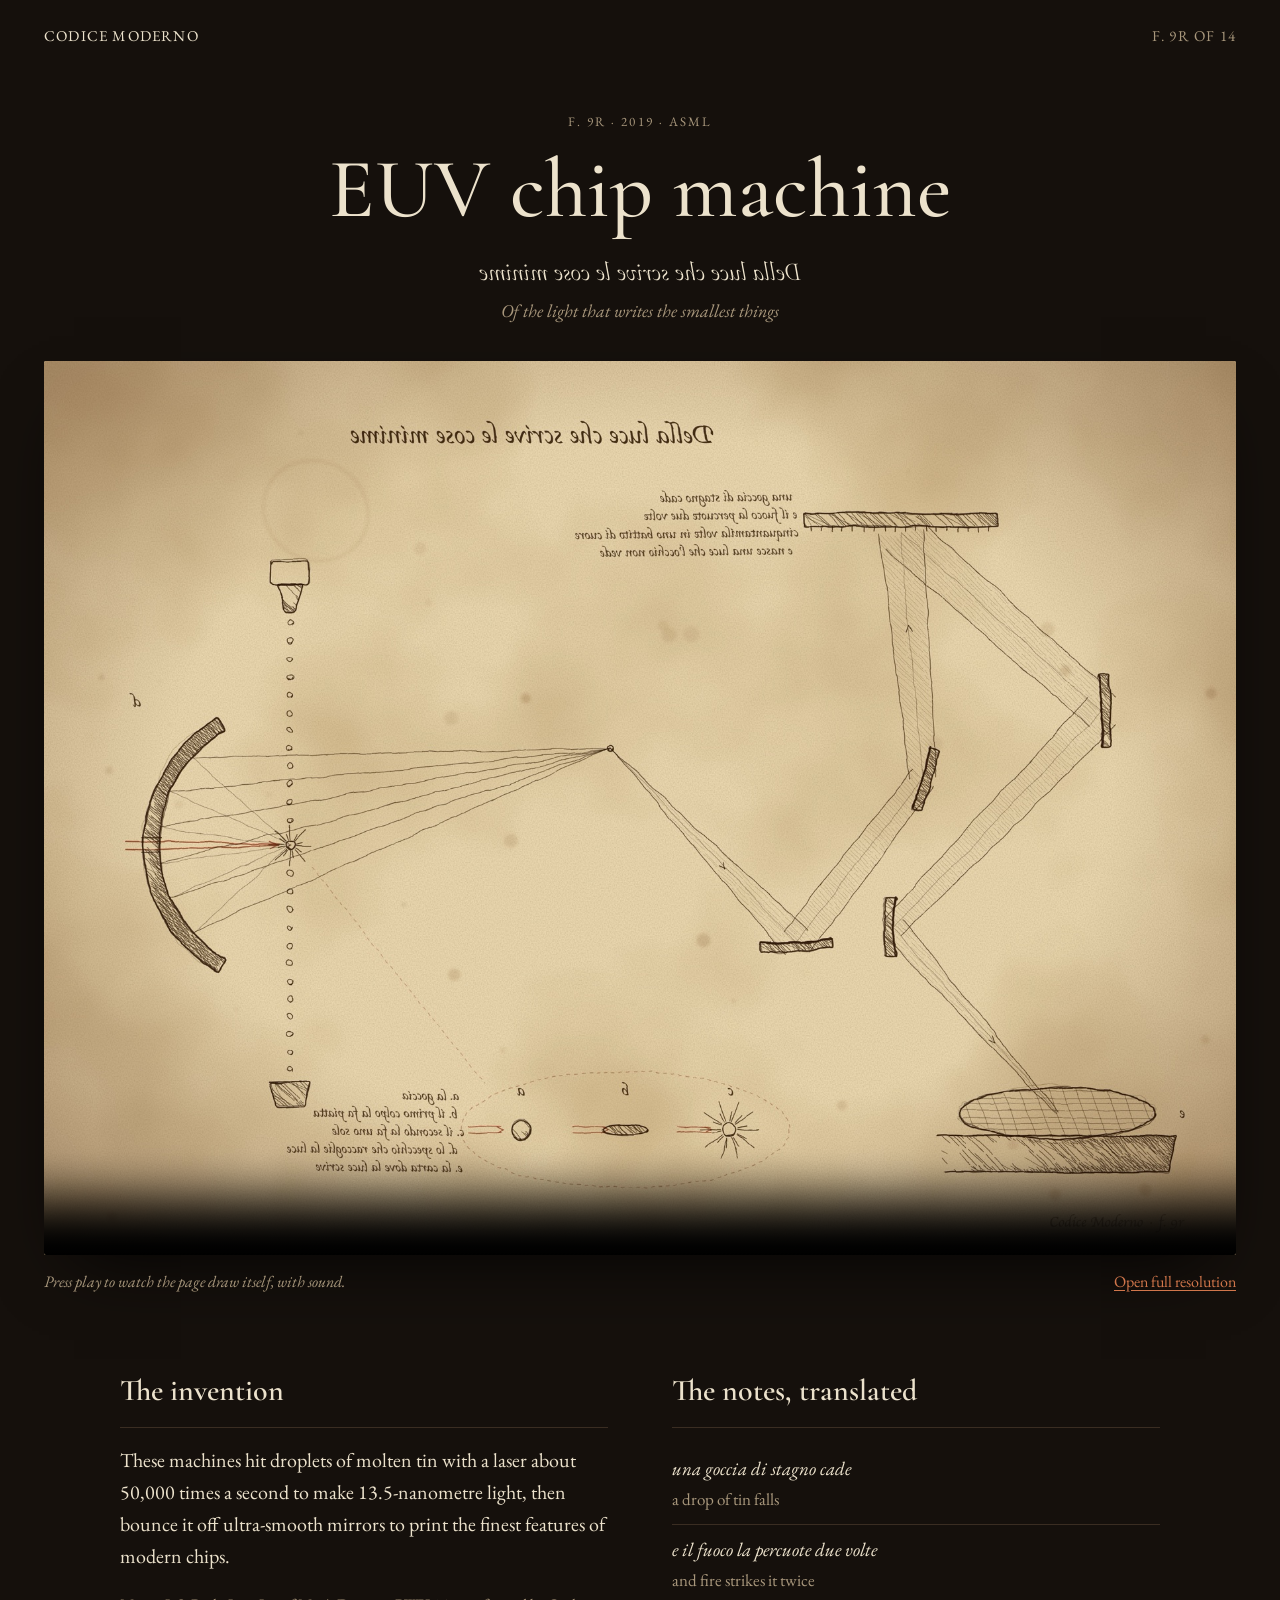
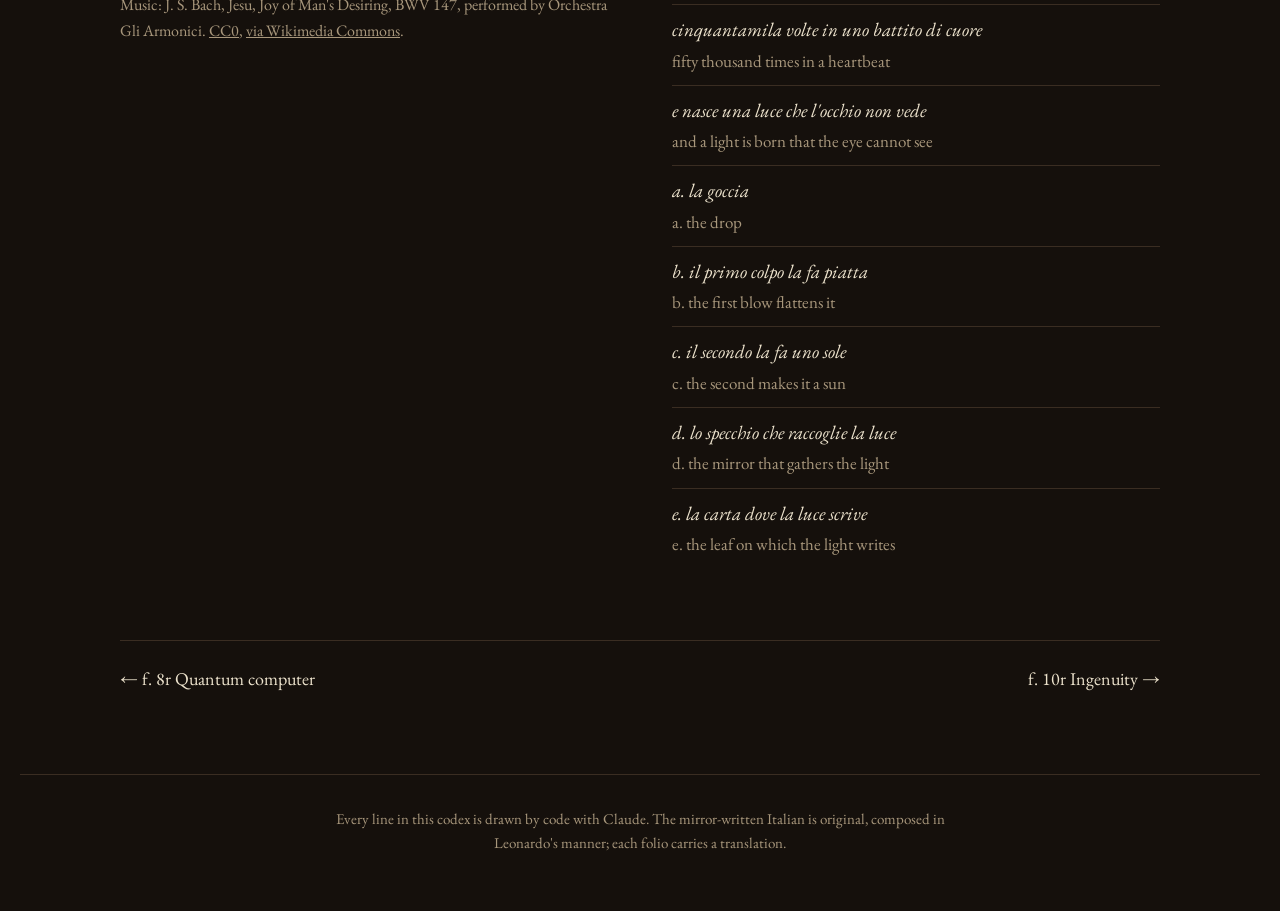
<file: euv-machine/index.html>
<!doctype html>
<html lang="en">
<head>
<meta charset="utf-8">
<meta name="viewport" content="width=device-width, initial-scale=1">
<title>EUV chip machine · Codice Moderno</title>
<meta name="description" content="These machines hit droplets of molten tin with a laser about 50,000 times a second to make 13.5-nanometre light, then bounce it off ultra-smooth mirrors to print the finest features of modern chips.">
<meta property="og:title" content="EUV chip machine · Codice Moderno"><meta property="og:description" content="These machines hit droplets of molten tin with a laser about 50,000 times a second to make 13.5-nanometre light, then bounce it off ultra-smooth mirrors to print the finest features of modern chips."><meta property="og:image" content="https://vishal-dube.github.io/codex-moderno/euv-machine/web.jpg"><meta name="twitter:card" content="summary_large_image">
<link rel="preconnect" href="https://fonts.googleapis.com">
<link rel="preconnect" href="https://fonts.gstatic.com" crossorigin>
<link rel="stylesheet" href="https://fonts.googleapis.com/css2?family=Cormorant+Garamond:ital,wght@0,500;0,600;1,500&family=EB+Garamond:ital,wght@0,400;0,500;1,400&display=swap">
<link rel="stylesheet" href="../style.css">
</head>
<body>
<nav class="top"><a href="../">Codice Moderno</a><span>f. 9r of 14</span></nav>
<main class="folio">
<header class="folio-head">
<p class="num">f. 9r · 2019 · ASML</p>
<h1>EUV chip machine</h1>
<p class="title-it"><span class="mirror" title="Della luce che scrive le cose minime">Della luce che scrive le cose minime</span><span class="en">Of the light that writes the smallest things</span></p>
</header>
<figure class="plate"><video controls playsinline preload="none" poster="web.jpg" aria-label="EUV chip machine, drawn as a page from Leonardo da Vinci&#x27;s notebooks, drawing itself"><source src="drawing.mp4" type="video/mp4"></video>
<figcaption><p class="hint">Press play to watch the page draw itself, with sound.</p><a href="full.jpg">Open full resolution</a></figcaption>
</figure>
<section class="text">
<div class="about"><h2>The invention</h2><p>These machines hit droplets of molten tin with a laser about 50,000 times a second to make 13.5-nanometre light, then bounce it off ultra-smooth mirrors to print the finest features of modern chips.</p><p class="music">Music: J. S. Bach, Jesu, Joy of Man&#x27;s Desiring, BWV 147, performed by Orchestra Gli Armonici. <a href="http://creativecommons.org/publicdomain/zero/1.0/deed.en">CC0</a>, <a href="https://commons.wikimedia.org/wiki/File:Bach,_BWV_147,_10._Jesus_bleibet_meine_Freude.ogg">via Wikimedia Commons</a>.</p></div>
<div class="notes"><h2>The notes, translated</h2><ol><li><p class="it">una goccia di stagno cade</p><p class="en">a drop of tin falls</p></li>
<li><p class="it">e il fuoco la percuote due volte</p><p class="en">and fire strikes it twice</p></li>
<li><p class="it">cinquantamila volte in uno battito di cuore</p><p class="en">fifty thousand times in a heartbeat</p></li>
<li><p class="it">e nasce una luce che l&#x27;occhio non vede</p><p class="en">and a light is born that the eye cannot see</p></li>
<li><p class="it">a. la goccia</p><p class="en">a. the drop</p></li>
<li><p class="it">b. il primo colpo la fa piatta</p><p class="en">b. the first blow flattens it</p></li>
<li><p class="it">c. il secondo la fa uno sole</p><p class="en">c. the second makes it a sun</p></li>
<li><p class="it">d. lo specchio che raccoglie la luce</p><p class="en">d. the mirror that gathers the light</p></li>
<li><p class="it">e. la carta dove la luce scrive</p><p class="en">e. the leaf on which the light writes</p></li></ol></div>
</section>
<nav class="pager"><a rel="prev" href="../quantum-computer/">← f. 8r Quantum computer</a><a rel="next" href="../ingenuity/">f. 10r Ingenuity →</a></nav>
</main>
<footer class="foot">
<p>Every line in this codex is drawn by code with Claude. The mirror-written Italian is original,
composed in Leonardo's manner; each folio carries a translation.</p>
</footer>
</body>
</html>
</file>
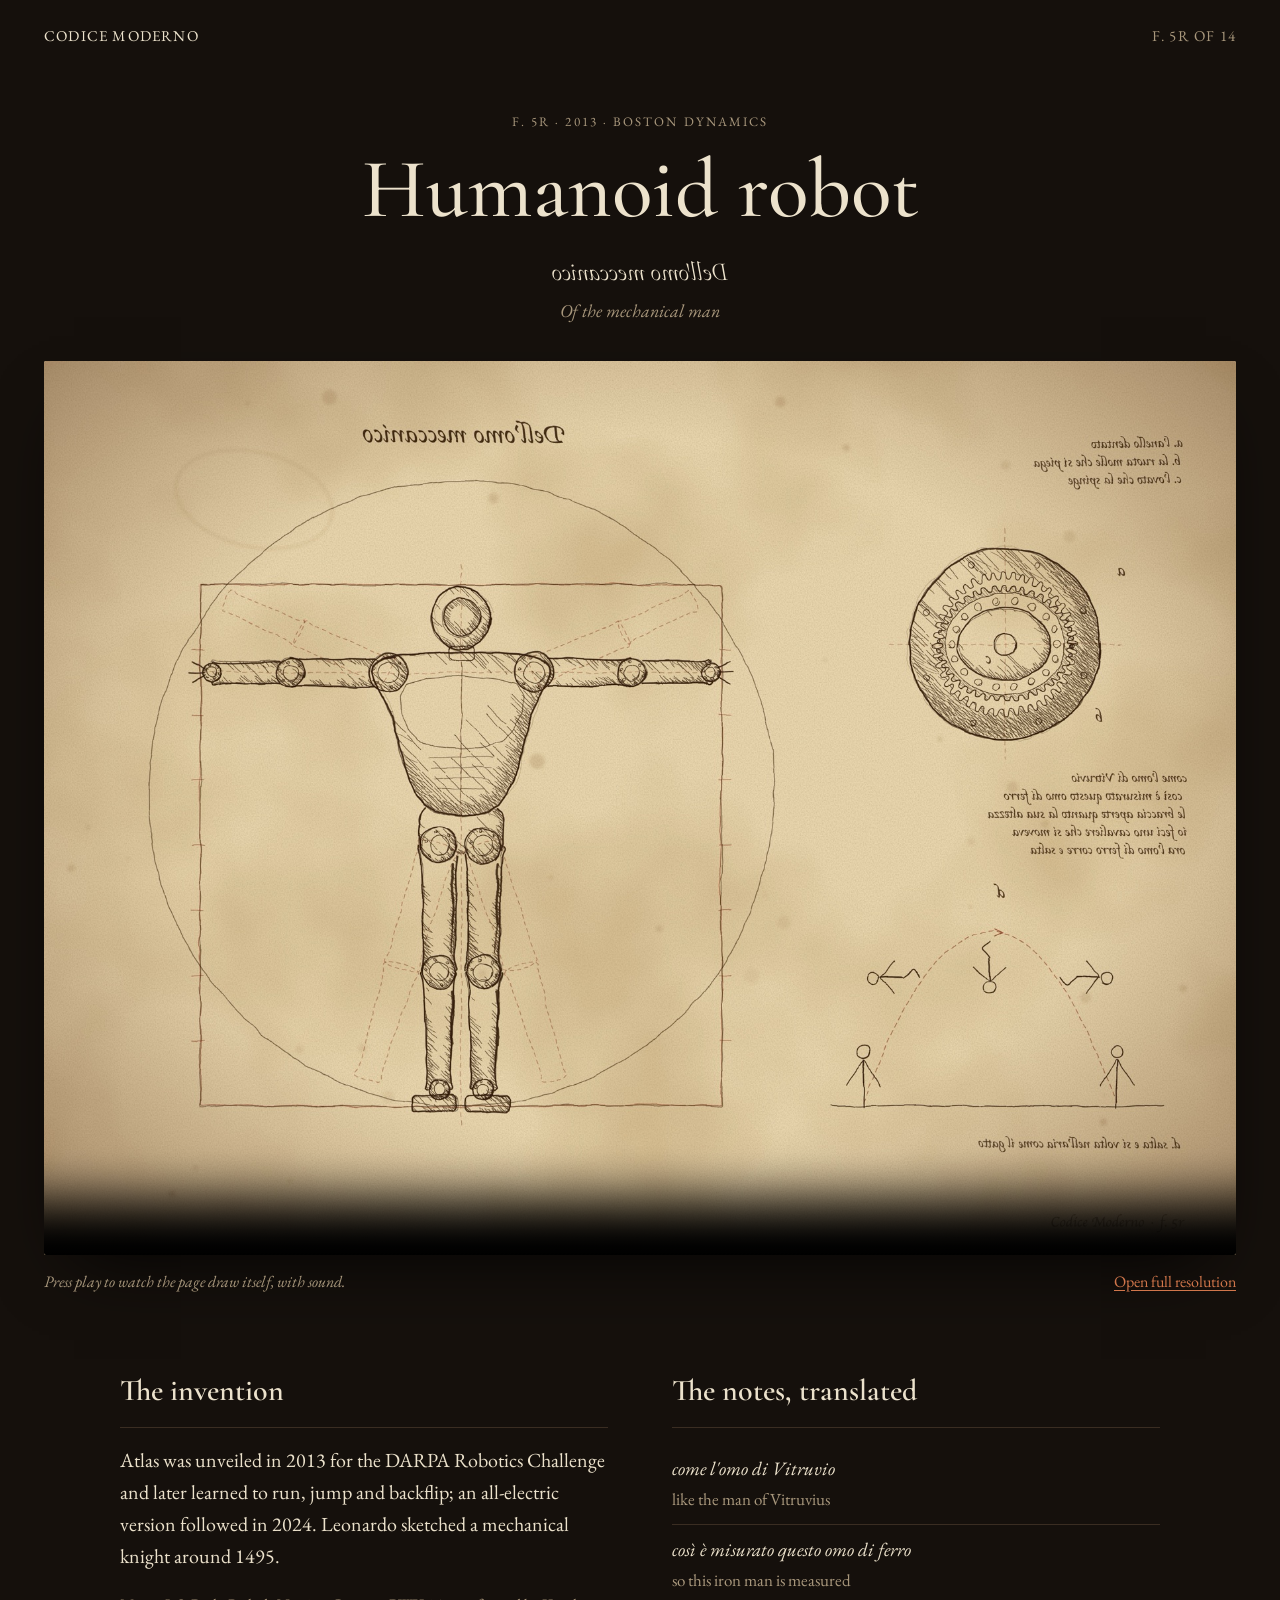
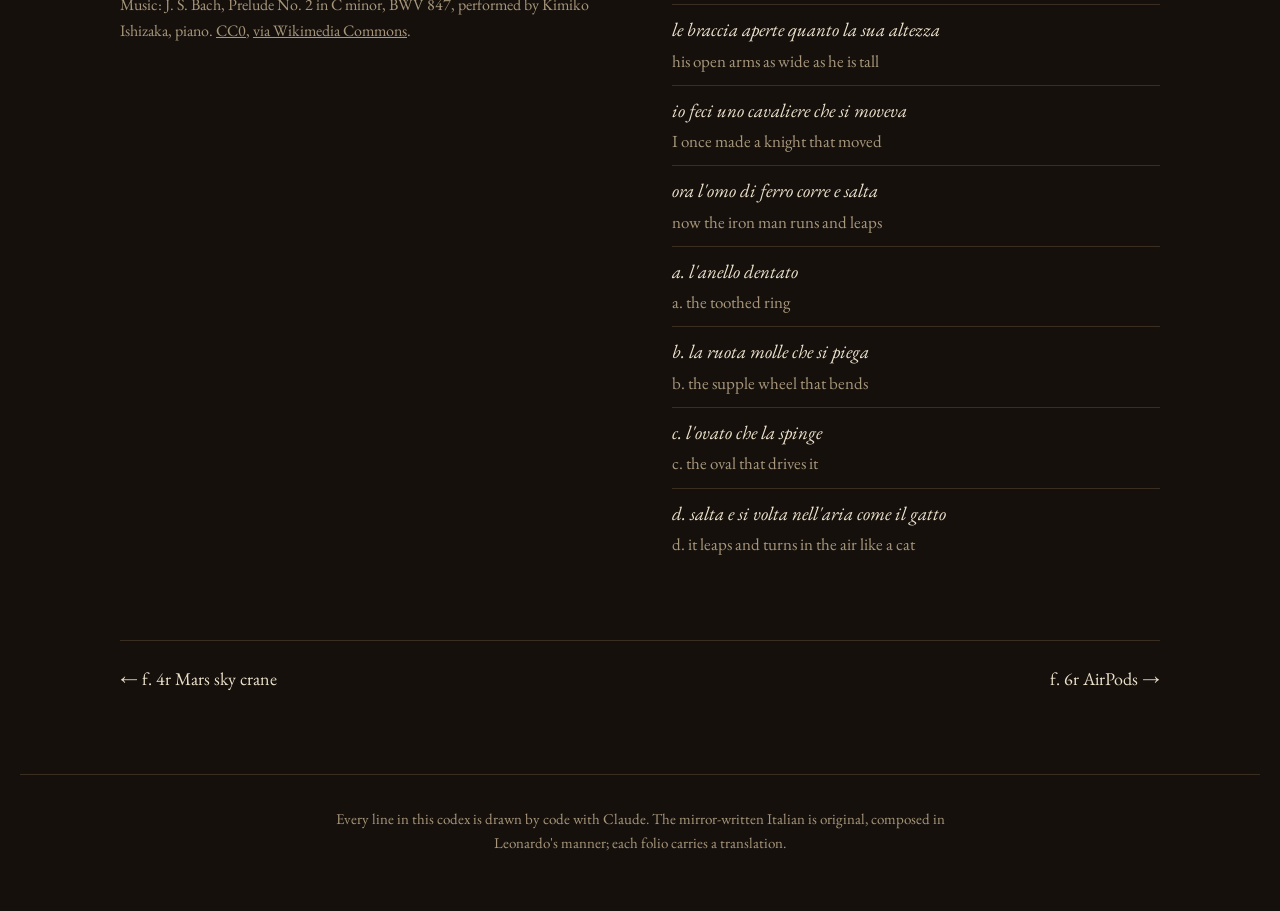
<file: humanoid-robot/index.html>
<!doctype html>
<html lang="en">
<head>
<meta charset="utf-8">
<meta name="viewport" content="width=device-width, initial-scale=1">
<title>Humanoid robot · Codice Moderno</title>
<meta name="description" content="Atlas was unveiled in 2013 for the DARPA Robotics Challenge and later learned to run, jump and backflip; an all-electric version followed in 2024. Leonardo sketched a mechanical knight around 1495.">
<meta property="og:title" content="Humanoid robot · Codice Moderno"><meta property="og:description" content="Atlas was unveiled in 2013 for the DARPA Robotics Challenge and later learned to run, jump and backflip; an all-electric version followed in 2024. Leonardo sketched a mechanical knight around 1495."><meta property="og:image" content="https://vishal-dube.github.io/codex-moderno/humanoid-robot/web.jpg"><meta name="twitter:card" content="summary_large_image">
<link rel="preconnect" href="https://fonts.googleapis.com">
<link rel="preconnect" href="https://fonts.gstatic.com" crossorigin>
<link rel="stylesheet" href="https://fonts.googleapis.com/css2?family=Cormorant+Garamond:ital,wght@0,500;0,600;1,500&family=EB+Garamond:ital,wght@0,400;0,500;1,400&display=swap">
<link rel="stylesheet" href="../style.css">
</head>
<body>
<nav class="top"><a href="../">Codice Moderno</a><span>f. 5r of 14</span></nav>
<main class="folio">
<header class="folio-head">
<p class="num">f. 5r · 2013 · Boston Dynamics</p>
<h1>Humanoid robot</h1>
<p class="title-it"><span class="mirror" title="Dell&#x27;omo meccanico">Dell&#x27;omo meccanico</span><span class="en">Of the mechanical man</span></p>
</header>
<figure class="plate"><video controls playsinline preload="none" poster="web.jpg" aria-label="Humanoid robot, drawn as a page from Leonardo da Vinci&#x27;s notebooks, drawing itself"><source src="drawing.mp4" type="video/mp4"></video>
<figcaption><p class="hint">Press play to watch the page draw itself, with sound.</p><a href="full.jpg">Open full resolution</a></figcaption>
</figure>
<section class="text">
<div class="about"><h2>The invention</h2><p>Atlas was unveiled in 2013 for the DARPA Robotics Challenge and later learned to run, jump and backflip; an all-electric version followed in 2024. Leonardo sketched a mechanical knight around 1495.</p><p class="music">Music: J. S. Bach, Prelude No. 2 in C minor, BWV 847, performed by Kimiko Ishizaka, piano. <a href="http://creativecommons.org/publicdomain/zero/1.0/deed.en">CC0</a>, <a href="https://commons.wikimedia.org/wiki/File:Kimiko_Ishizaka_-_Bach_-_Well-Tempered_Clavier,_Book_1_-_03_Prelude_No._2_in_C_minor,_BWV_847.ogg">via Wikimedia Commons</a>.</p></div>
<div class="notes"><h2>The notes, translated</h2><ol><li><p class="it">come l&#x27;omo di Vitruvio</p><p class="en">like the man of Vitruvius</p></li>
<li><p class="it">così è misurato questo omo di ferro</p><p class="en">so this iron man is measured</p></li>
<li><p class="it">le braccia aperte quanto la sua altezza</p><p class="en">his open arms as wide as he is tall</p></li>
<li><p class="it">io feci uno cavaliere che si moveva</p><p class="en">I once made a knight that moved</p></li>
<li><p class="it">ora l&#x27;omo di ferro corre e salta</p><p class="en">now the iron man runs and leaps</p></li>
<li><p class="it">a. l&#x27;anello dentato</p><p class="en">a. the toothed ring</p></li>
<li><p class="it">b. la ruota molle che si piega</p><p class="en">b. the supple wheel that bends</p></li>
<li><p class="it">c. l&#x27;ovato che la spinge</p><p class="en">c. the oval that drives it</p></li>
<li><p class="it">d. salta e si volta nell&#x27;aria come il gatto</p><p class="en">d. it leaps and turns in the air like a cat</p></li></ol></div>
</section>
<nav class="pager"><a rel="prev" href="../sky-crane/">← f. 4r Mars sky crane</a><a rel="next" href="../airpods/">f. 6r AirPods →</a></nav>
</main>
<footer class="foot">
<p>Every line in this codex is drawn by code with Claude. The mirror-written Italian is original,
composed in Leonardo's manner; each folio carries a translation.</p>
</footer>
</body>
</html>
</file>
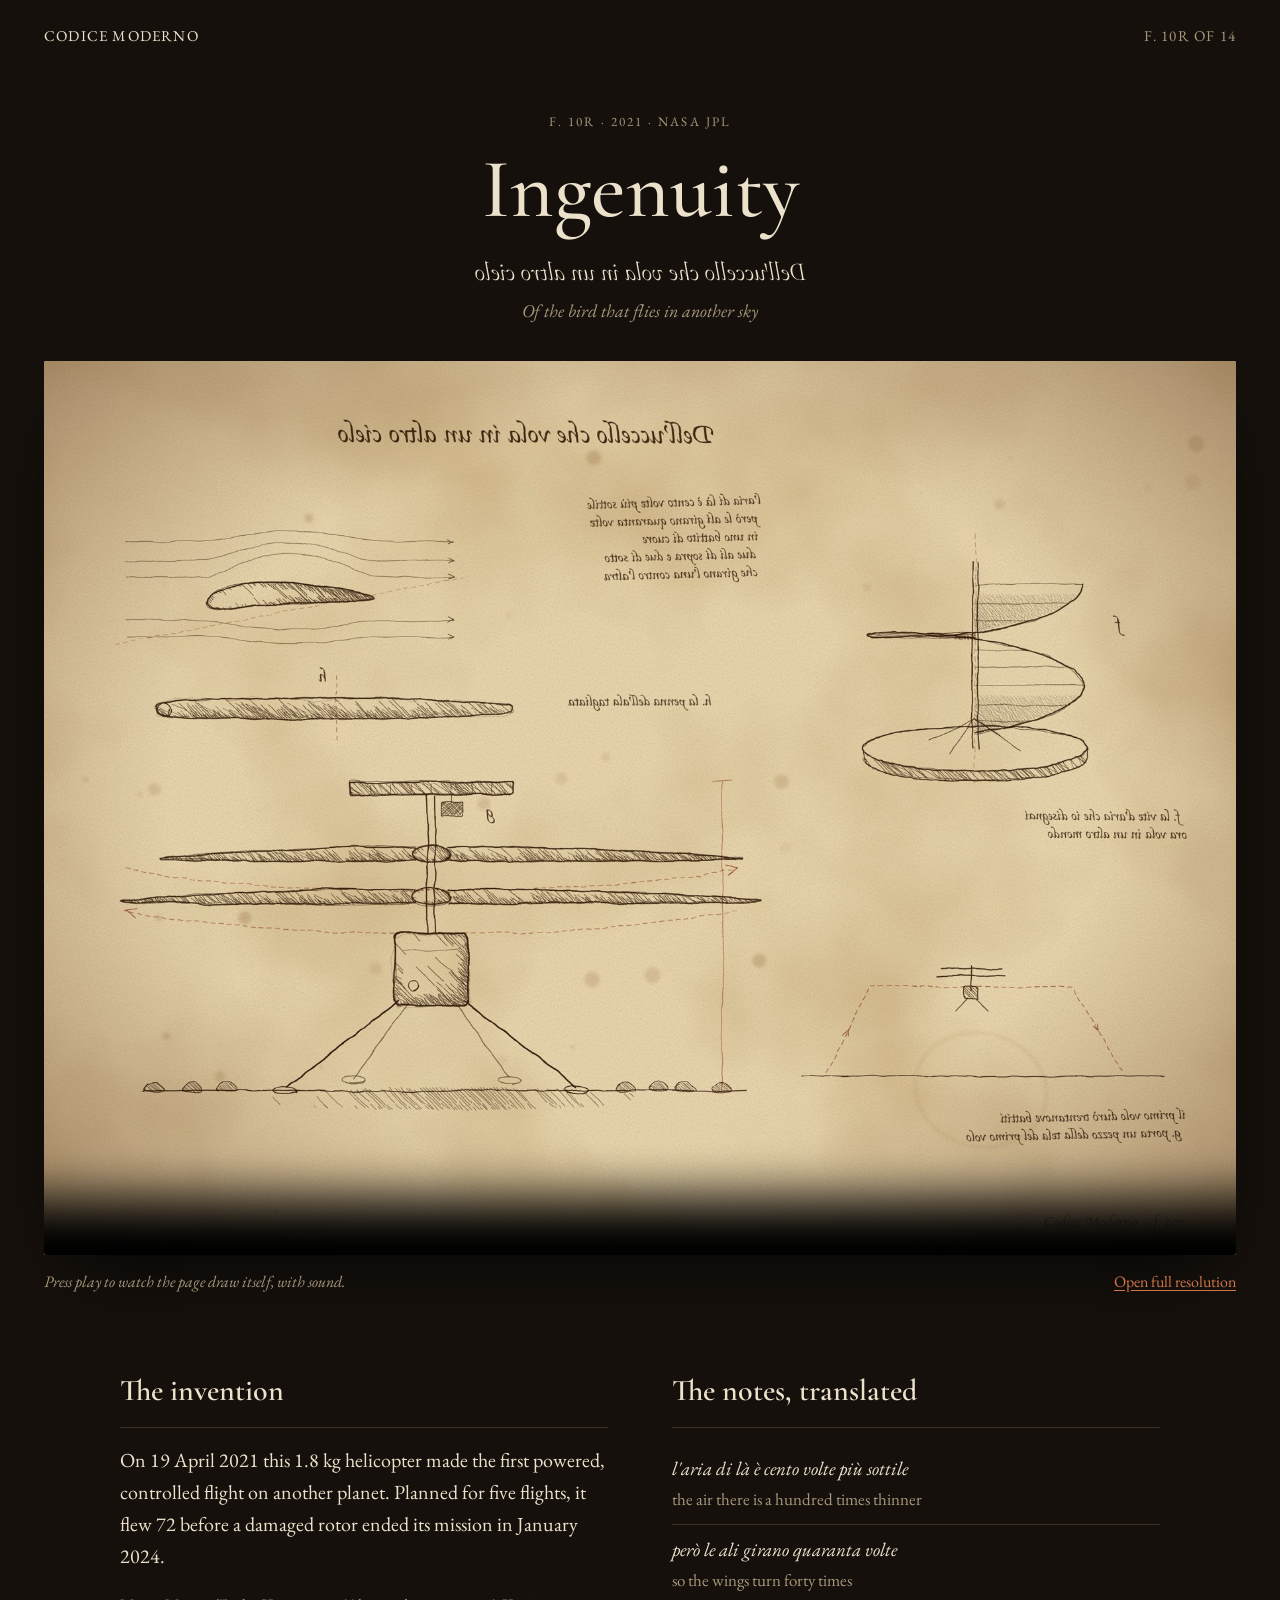
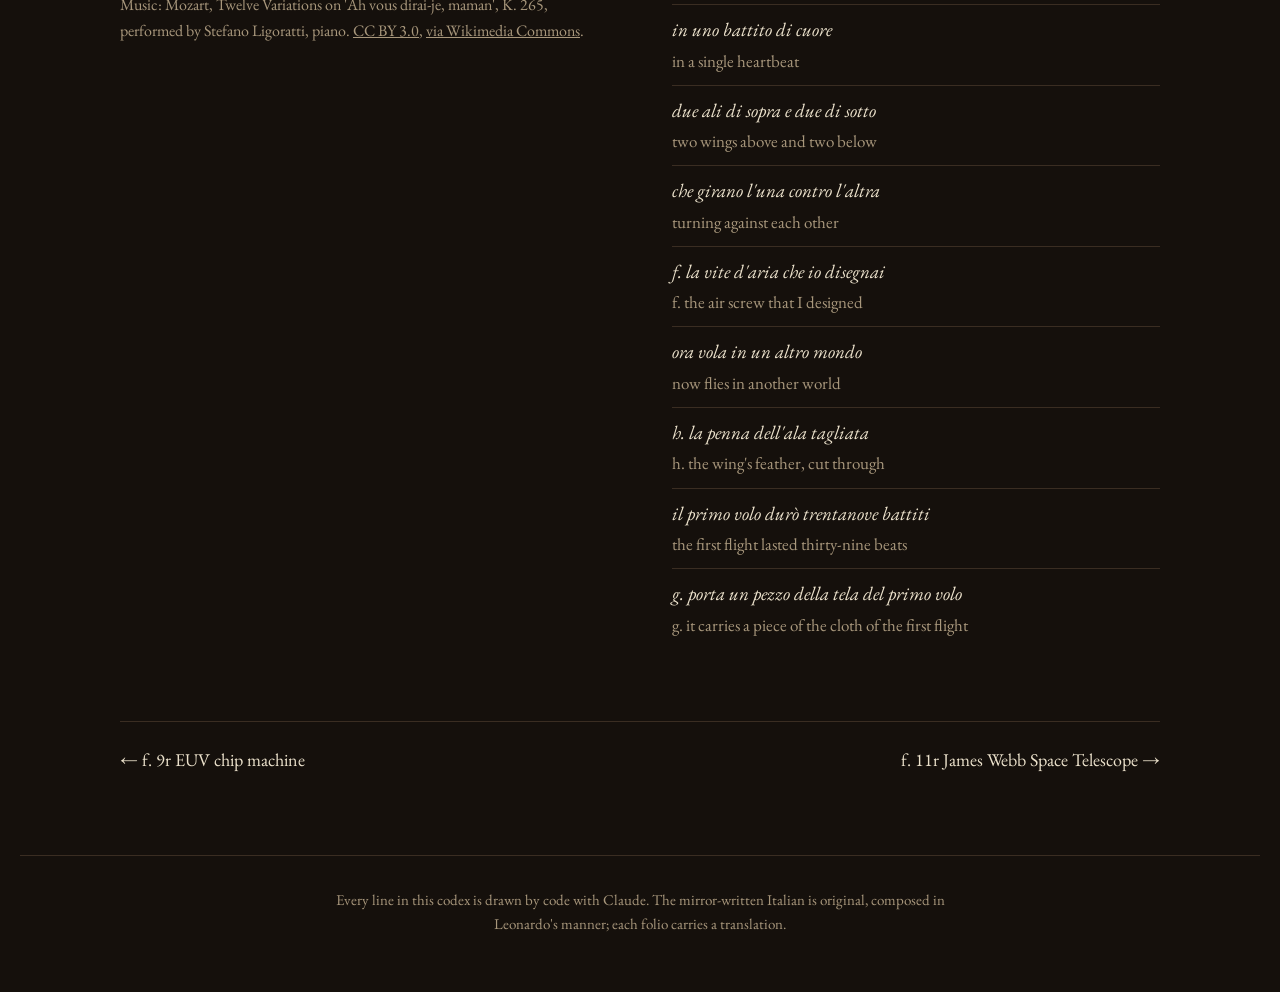
<file: ingenuity/index.html>
<!doctype html>
<html lang="en">
<head>
<meta charset="utf-8">
<meta name="viewport" content="width=device-width, initial-scale=1">
<title>Ingenuity · Codice Moderno</title>
<meta name="description" content="On 19 April 2021 this 1.8 kg helicopter made the first powered, controlled flight on another planet. Planned for five flights, it flew 72 before a damaged rotor ended its mission in January 2024.">
<meta property="og:title" content="Ingenuity · Codice Moderno"><meta property="og:description" content="On 19 April 2021 this 1.8 kg helicopter made the first powered, controlled flight on another planet. Planned for five flights, it flew 72 before a damaged rotor ended its mission in January 2024."><meta property="og:image" content="https://vishal-dube.github.io/codex-moderno/ingenuity/web.jpg"><meta name="twitter:card" content="summary_large_image">
<link rel="preconnect" href="https://fonts.googleapis.com">
<link rel="preconnect" href="https://fonts.gstatic.com" crossorigin>
<link rel="stylesheet" href="https://fonts.googleapis.com/css2?family=Cormorant+Garamond:ital,wght@0,500;0,600;1,500&family=EB+Garamond:ital,wght@0,400;0,500;1,400&display=swap">
<link rel="stylesheet" href="../style.css">
</head>
<body>
<nav class="top"><a href="../">Codice Moderno</a><span>f. 10r of 14</span></nav>
<main class="folio">
<header class="folio-head">
<p class="num">f. 10r · 2021 · NASA JPL</p>
<h1>Ingenuity</h1>
<p class="title-it"><span class="mirror" title="Dell&#x27;uccello che vola in un altro cielo">Dell&#x27;uccello che vola in un altro cielo</span><span class="en">Of the bird that flies in another sky</span></p>
</header>
<figure class="plate"><video controls playsinline preload="none" poster="web.jpg" aria-label="Ingenuity, drawn as a page from Leonardo da Vinci&#x27;s notebooks, drawing itself"><source src="drawing.mp4" type="video/mp4"></video>
<figcaption><p class="hint">Press play to watch the page draw itself, with sound.</p><a href="full.jpg">Open full resolution</a></figcaption>
</figure>
<section class="text">
<div class="about"><h2>The invention</h2><p>On 19 April 2021 this 1.8 kg helicopter made the first powered, controlled flight on another planet. Planned for five flights, it flew 72 before a damaged rotor ended its mission in January 2024.</p><p class="music">Music: Mozart, Twelve Variations on &#x27;Ah vous dirai-je, maman&#x27;, K. 265, performed by Stefano Ligoratti, piano. <a href="https://creativecommons.org/licenses/by/3.0">CC BY 3.0</a>, <a href="https://commons.wikimedia.org/wiki/File:Mozart_-_12_Variations_K._265_-_Stefano_Ligoratti.mp3">via Wikimedia Commons</a>.</p></div>
<div class="notes"><h2>The notes, translated</h2><ol><li><p class="it">l&#x27;aria di là è cento volte più sottile</p><p class="en">the air there is a hundred times thinner</p></li>
<li><p class="it">però le ali girano quaranta volte</p><p class="en">so the wings turn forty times</p></li>
<li><p class="it">in uno battito di cuore</p><p class="en">in a single heartbeat</p></li>
<li><p class="it">due ali di sopra e due di sotto</p><p class="en">two wings above and two below</p></li>
<li><p class="it">che girano l&#x27;una contro l&#x27;altra</p><p class="en">turning against each other</p></li>
<li><p class="it">f. la vite d&#x27;aria che io disegnai</p><p class="en">f. the air screw that I designed</p></li>
<li><p class="it">ora vola in un altro mondo</p><p class="en">now flies in another world</p></li>
<li><p class="it">h. la penna dell&#x27;ala tagliata</p><p class="en">h. the wing&#x27;s feather, cut through</p></li>
<li><p class="it">il primo volo durò trentanove battiti</p><p class="en">the first flight lasted thirty-nine beats</p></li>
<li><p class="it">g. porta un pezzo della tela del primo volo</p><p class="en">g. it carries a piece of the cloth of the first flight</p></li></ol></div>
</section>
<nav class="pager"><a rel="prev" href="../euv-machine/">← f. 9r EUV chip machine</a><a rel="next" href="../james-webb/">f. 11r James Webb Space Telescope →</a></nav>
</main>
<footer class="foot">
<p>Every line in this codex is drawn by code with Claude. The mirror-written Italian is original,
composed in Leonardo's manner; each folio carries a translation.</p>
</footer>
</body>
</html>
</file>
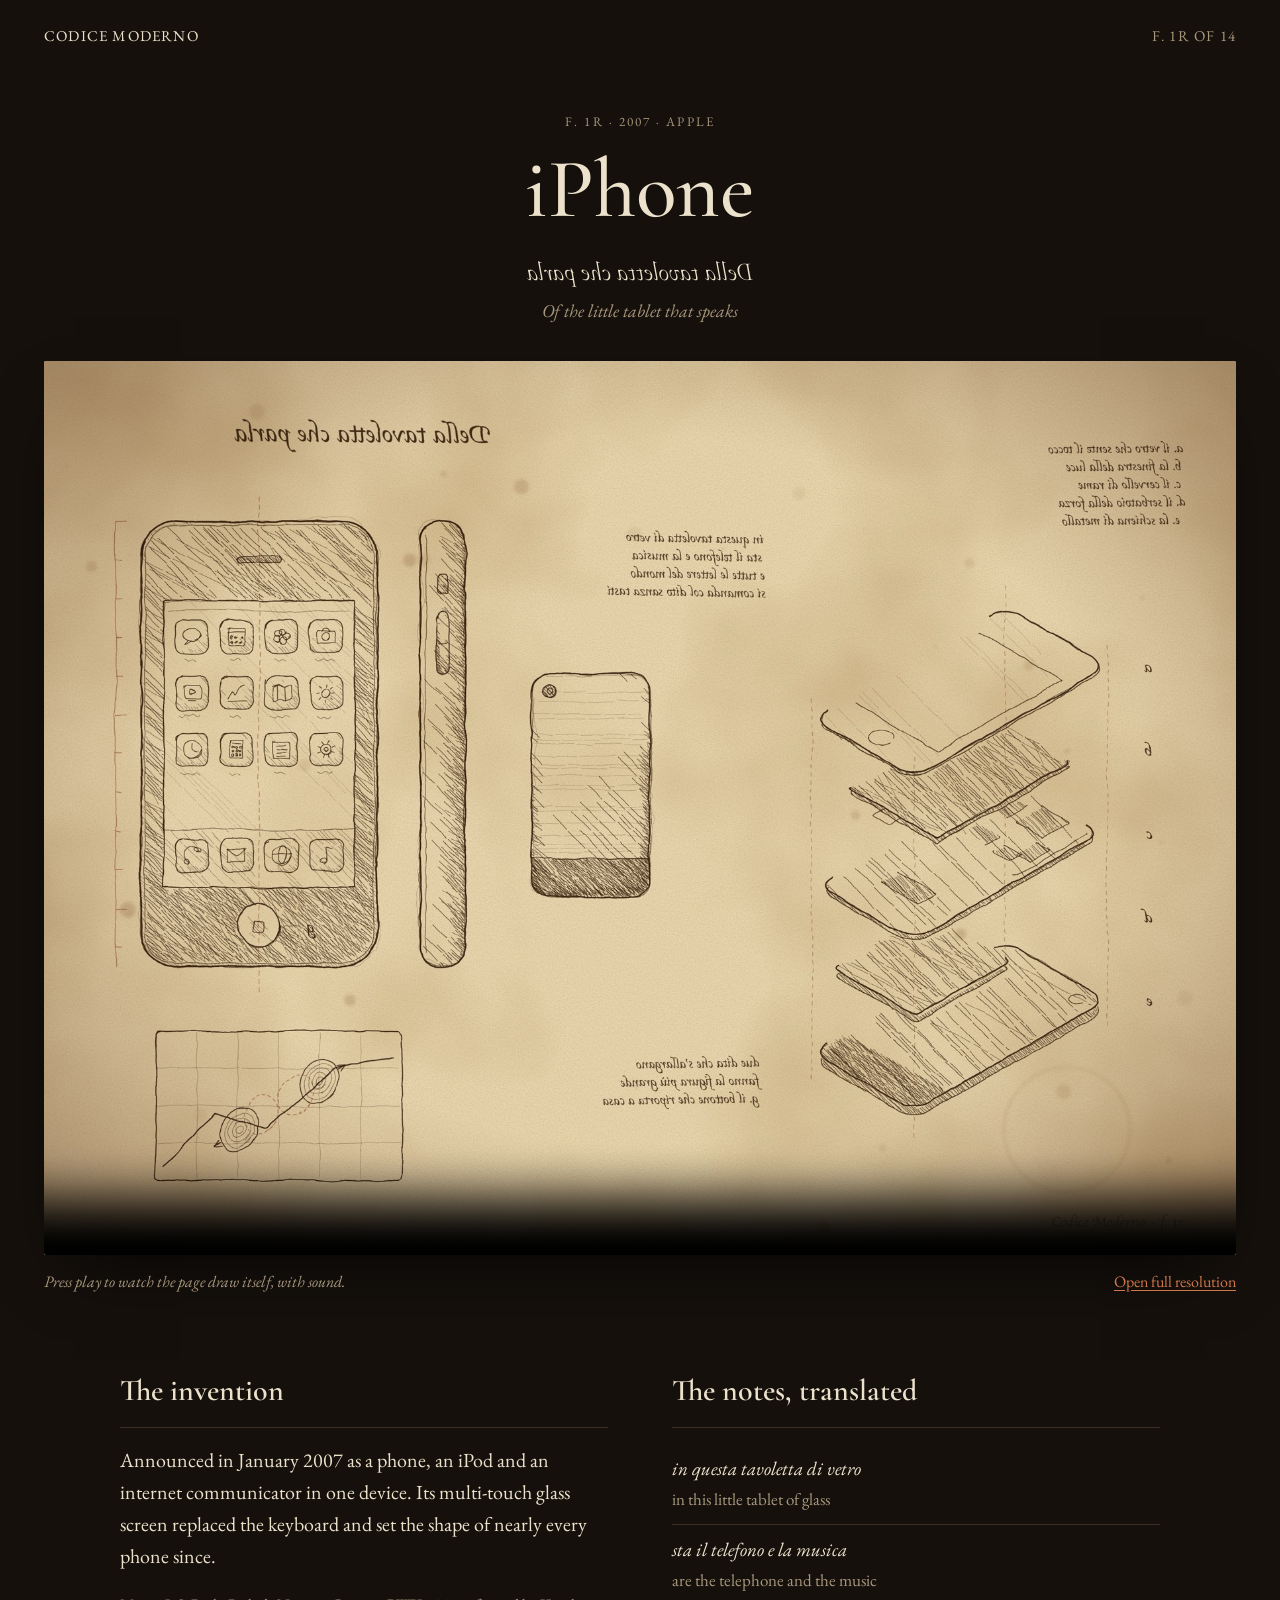
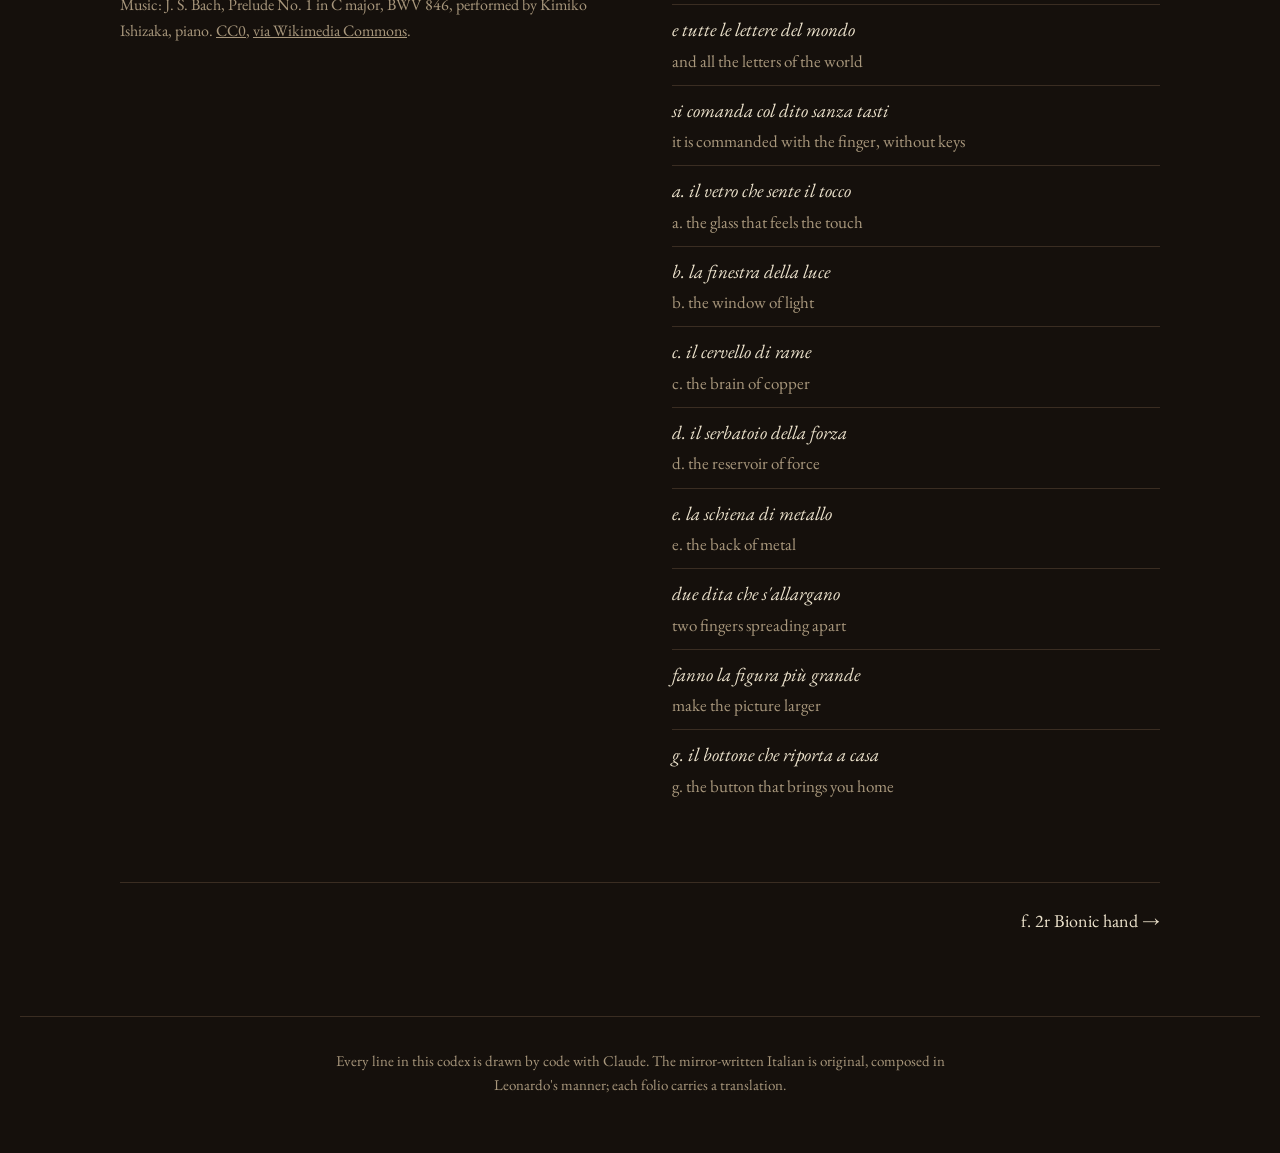
<file: iphone/index.html>
<!doctype html>
<html lang="en">
<head>
<meta charset="utf-8">
<meta name="viewport" content="width=device-width, initial-scale=1">
<title>iPhone · Codice Moderno</title>
<meta name="description" content="Announced in January 2007 as a phone, an iPod and an internet communicator in one device. Its multi-touch glass screen replaced the keyboard and set the shape of nearly every phone since.">
<meta property="og:title" content="iPhone · Codice Moderno"><meta property="og:description" content="Announced in January 2007 as a phone, an iPod and an internet communicator in one device. Its multi-touch glass screen replaced the keyboard and set the shape of nearly every phone since."><meta property="og:image" content="https://vishal-dube.github.io/codex-moderno/iphone/web.jpg"><meta name="twitter:card" content="summary_large_image">
<link rel="preconnect" href="https://fonts.googleapis.com">
<link rel="preconnect" href="https://fonts.gstatic.com" crossorigin>
<link rel="stylesheet" href="https://fonts.googleapis.com/css2?family=Cormorant+Garamond:ital,wght@0,500;0,600;1,500&family=EB+Garamond:ital,wght@0,400;0,500;1,400&display=swap">
<link rel="stylesheet" href="../style.css">
</head>
<body>
<nav class="top"><a href="../">Codice Moderno</a><span>f. 1r of 14</span></nav>
<main class="folio">
<header class="folio-head">
<p class="num">f. 1r · 2007 · Apple</p>
<h1>iPhone</h1>
<p class="title-it"><span class="mirror" title="Della tavoletta che parla">Della tavoletta che parla</span><span class="en">Of the little tablet that speaks</span></p>
</header>
<figure class="plate"><video controls playsinline preload="none" poster="web.jpg" aria-label="iPhone, drawn as a page from Leonardo da Vinci&#x27;s notebooks, drawing itself"><source src="drawing.mp4" type="video/mp4"></video>
<figcaption><p class="hint">Press play to watch the page draw itself, with sound.</p><a href="full.jpg">Open full resolution</a></figcaption>
</figure>
<section class="text">
<div class="about"><h2>The invention</h2><p>Announced in January 2007 as a phone, an iPod and an internet communicator in one device. Its multi-touch glass screen replaced the keyboard and set the shape of nearly every phone since.</p><p class="music">Music: J. S. Bach, Prelude No. 1 in C major, BWV 846, performed by Kimiko Ishizaka, piano. <a href="http://creativecommons.org/publicdomain/zero/1.0/deed.en">CC0</a>, <a href="https://commons.wikimedia.org/wiki/File:Kimiko_Ishizaka_-_Bach_-_Well-Tempered_Clavier,_Book_1_-_01_Prelude_No._1_in_C_major,_BWV_846.ogg">via Wikimedia Commons</a>.</p></div>
<div class="notes"><h2>The notes, translated</h2><ol><li><p class="it">in questa tavoletta di vetro</p><p class="en">in this little tablet of glass</p></li>
<li><p class="it">sta il telefono e la musica</p><p class="en">are the telephone and the music</p></li>
<li><p class="it">e tutte le lettere del mondo</p><p class="en">and all the letters of the world</p></li>
<li><p class="it">si comanda col dito sanza tasti</p><p class="en">it is commanded with the finger, without keys</p></li>
<li><p class="it">a. il vetro che sente il tocco</p><p class="en">a. the glass that feels the touch</p></li>
<li><p class="it">b. la finestra della luce</p><p class="en">b. the window of light</p></li>
<li><p class="it">c. il cervello di rame</p><p class="en">c. the brain of copper</p></li>
<li><p class="it">d. il serbatoio della forza</p><p class="en">d. the reservoir of force</p></li>
<li><p class="it">e. la schiena di metallo</p><p class="en">e. the back of metal</p></li>
<li><p class="it">due dita che s&#x27;allargano</p><p class="en">two fingers spreading apart</p></li>
<li><p class="it">fanno la figura più grande</p><p class="en">make the picture larger</p></li>
<li><p class="it">g. il bottone che riporta a casa</p><p class="en">g. the button that brings you home</p></li></ol></div>
</section>
<nav class="pager"><span></span><a rel="next" href="../bionic-hand/">f. 2r Bionic hand →</a></nav>
</main>
<footer class="foot">
<p>Every line in this codex is drawn by code with Claude. The mirror-written Italian is original,
composed in Leonardo's manner; each folio carries a translation.</p>
</footer>
</body>
</html>
</file>
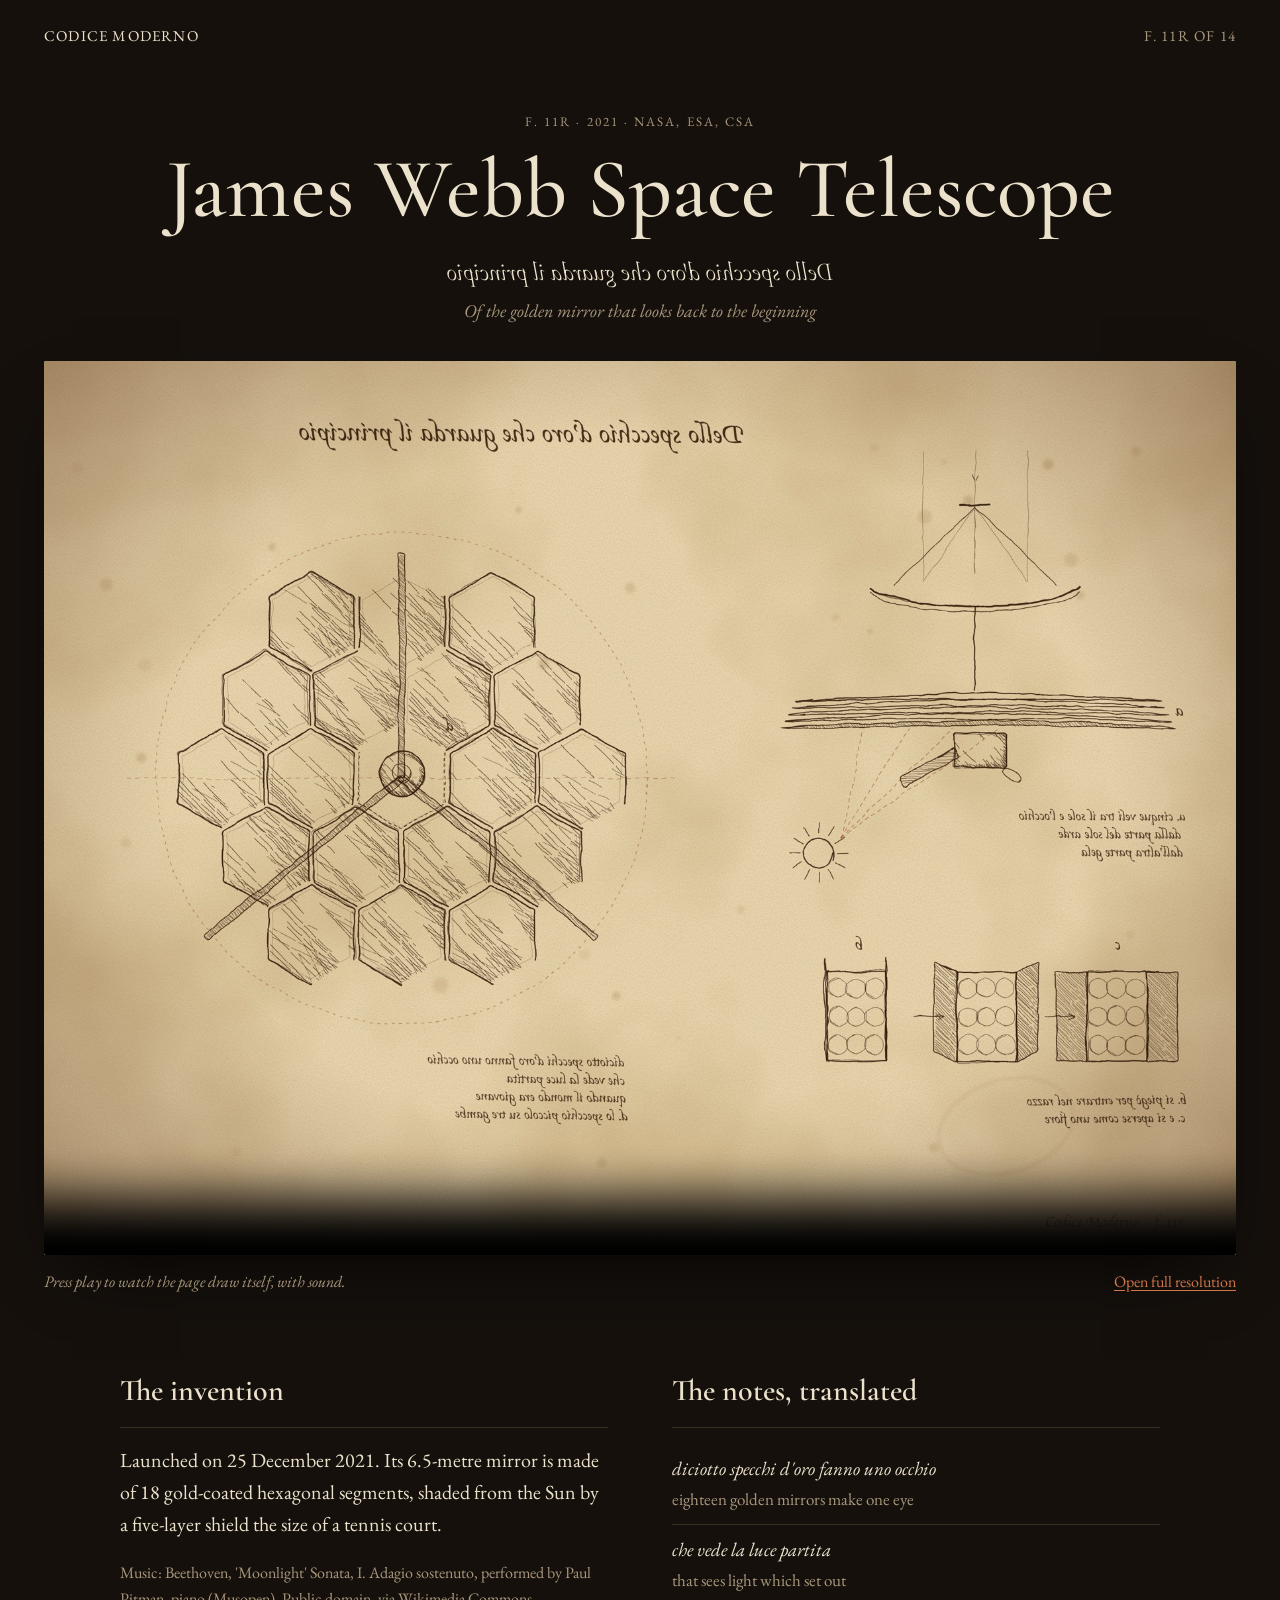
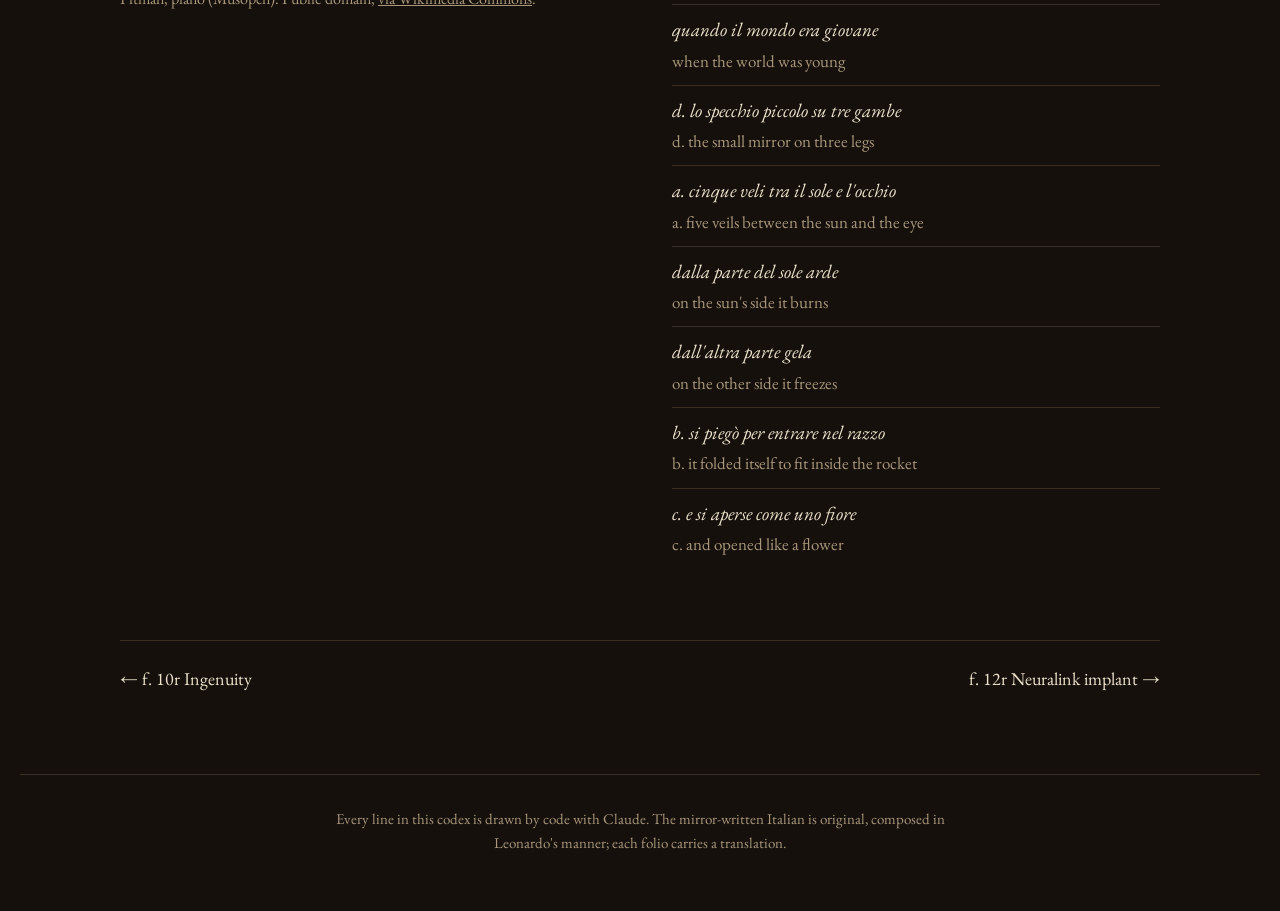
<file: james-webb/index.html>
<!doctype html>
<html lang="en">
<head>
<meta charset="utf-8">
<meta name="viewport" content="width=device-width, initial-scale=1">
<title>James Webb Space Telescope · Codice Moderno</title>
<meta name="description" content="Launched on 25 December 2021. Its 6.5-metre mirror is made of 18 gold-coated hexagonal segments, shaded from the Sun by a five-layer shield the size of a tennis court.">
<meta property="og:title" content="James Webb Space Telescope · Codice Moderno"><meta property="og:description" content="Launched on 25 December 2021. Its 6.5-metre mirror is made of 18 gold-coated hexagonal segments, shaded from the Sun by a five-layer shield the size of a tennis court."><meta property="og:image" content="https://vishal-dube.github.io/codex-moderno/james-webb/web.jpg"><meta name="twitter:card" content="summary_large_image">
<link rel="preconnect" href="https://fonts.googleapis.com">
<link rel="preconnect" href="https://fonts.gstatic.com" crossorigin>
<link rel="stylesheet" href="https://fonts.googleapis.com/css2?family=Cormorant+Garamond:ital,wght@0,500;0,600;1,500&family=EB+Garamond:ital,wght@0,400;0,500;1,400&display=swap">
<link rel="stylesheet" href="../style.css">
</head>
<body>
<nav class="top"><a href="../">Codice Moderno</a><span>f. 11r of 14</span></nav>
<main class="folio">
<header class="folio-head">
<p class="num">f. 11r · 2021 · NASA, ESA, CSA</p>
<h1>James Webb Space Telescope</h1>
<p class="title-it"><span class="mirror" title="Dello specchio d&#x27;oro che guarda il principio">Dello specchio d&#x27;oro che guarda il principio</span><span class="en">Of the golden mirror that looks back to the beginning</span></p>
</header>
<figure class="plate"><video controls playsinline preload="none" poster="web.jpg" aria-label="James Webb Space Telescope, drawn as a page from Leonardo da Vinci&#x27;s notebooks, drawing itself"><source src="drawing.mp4" type="video/mp4"></video>
<figcaption><p class="hint">Press play to watch the page draw itself, with sound.</p><a href="full.jpg">Open full resolution</a></figcaption>
</figure>
<section class="text">
<div class="about"><h2>The invention</h2><p>Launched on 25 December 2021. Its 6.5-metre mirror is made of 18 gold-coated hexagonal segments, shaded from the Sun by a five-layer shield the size of a tennis court.</p><p class="music">Music: Beethoven, &#x27;Moonlight&#x27; Sonata, I. Adagio sostenuto, performed by Paul Pitman, piano (Musopen). Public domain, <a href="https://commons.wikimedia.org/wiki/File:Ludwig_van_Beethoven_-_sonata_no._14_in_c_sharp_minor_%27moonlight%27,_op._27_no._2_-_i._adagio_sostenuto.ogg">via Wikimedia Commons</a>.</p></div>
<div class="notes"><h2>The notes, translated</h2><ol><li><p class="it">diciotto specchi d&#x27;oro fanno uno occhio</p><p class="en">eighteen golden mirrors make one eye</p></li>
<li><p class="it">che vede la luce partita</p><p class="en">that sees light which set out</p></li>
<li><p class="it">quando il mondo era giovane</p><p class="en">when the world was young</p></li>
<li><p class="it">d. lo specchio piccolo su tre gambe</p><p class="en">d. the small mirror on three legs</p></li>
<li><p class="it">a. cinque veli tra il sole e l&#x27;occhio</p><p class="en">a. five veils between the sun and the eye</p></li>
<li><p class="it">dalla parte del sole arde</p><p class="en">on the sun&#x27;s side it burns</p></li>
<li><p class="it">dall&#x27;altra parte gela</p><p class="en">on the other side it freezes</p></li>
<li><p class="it">b. si piegò per entrare nel razzo</p><p class="en">b. it folded itself to fit inside the rocket</p></li>
<li><p class="it">c. e si aperse come uno fiore</p><p class="en">c. and opened like a flower</p></li></ol></div>
</section>
<nav class="pager"><a rel="prev" href="../ingenuity/">← f. 10r Ingenuity</a><a rel="next" href="../neuralink/">f. 12r Neuralink implant →</a></nav>
</main>
<footer class="foot">
<p>Every line in this codex is drawn by code with Claude. The mirror-written Italian is original,
composed in Leonardo's manner; each folio carries a translation.</p>
</footer>
</body>
</html>
</file>
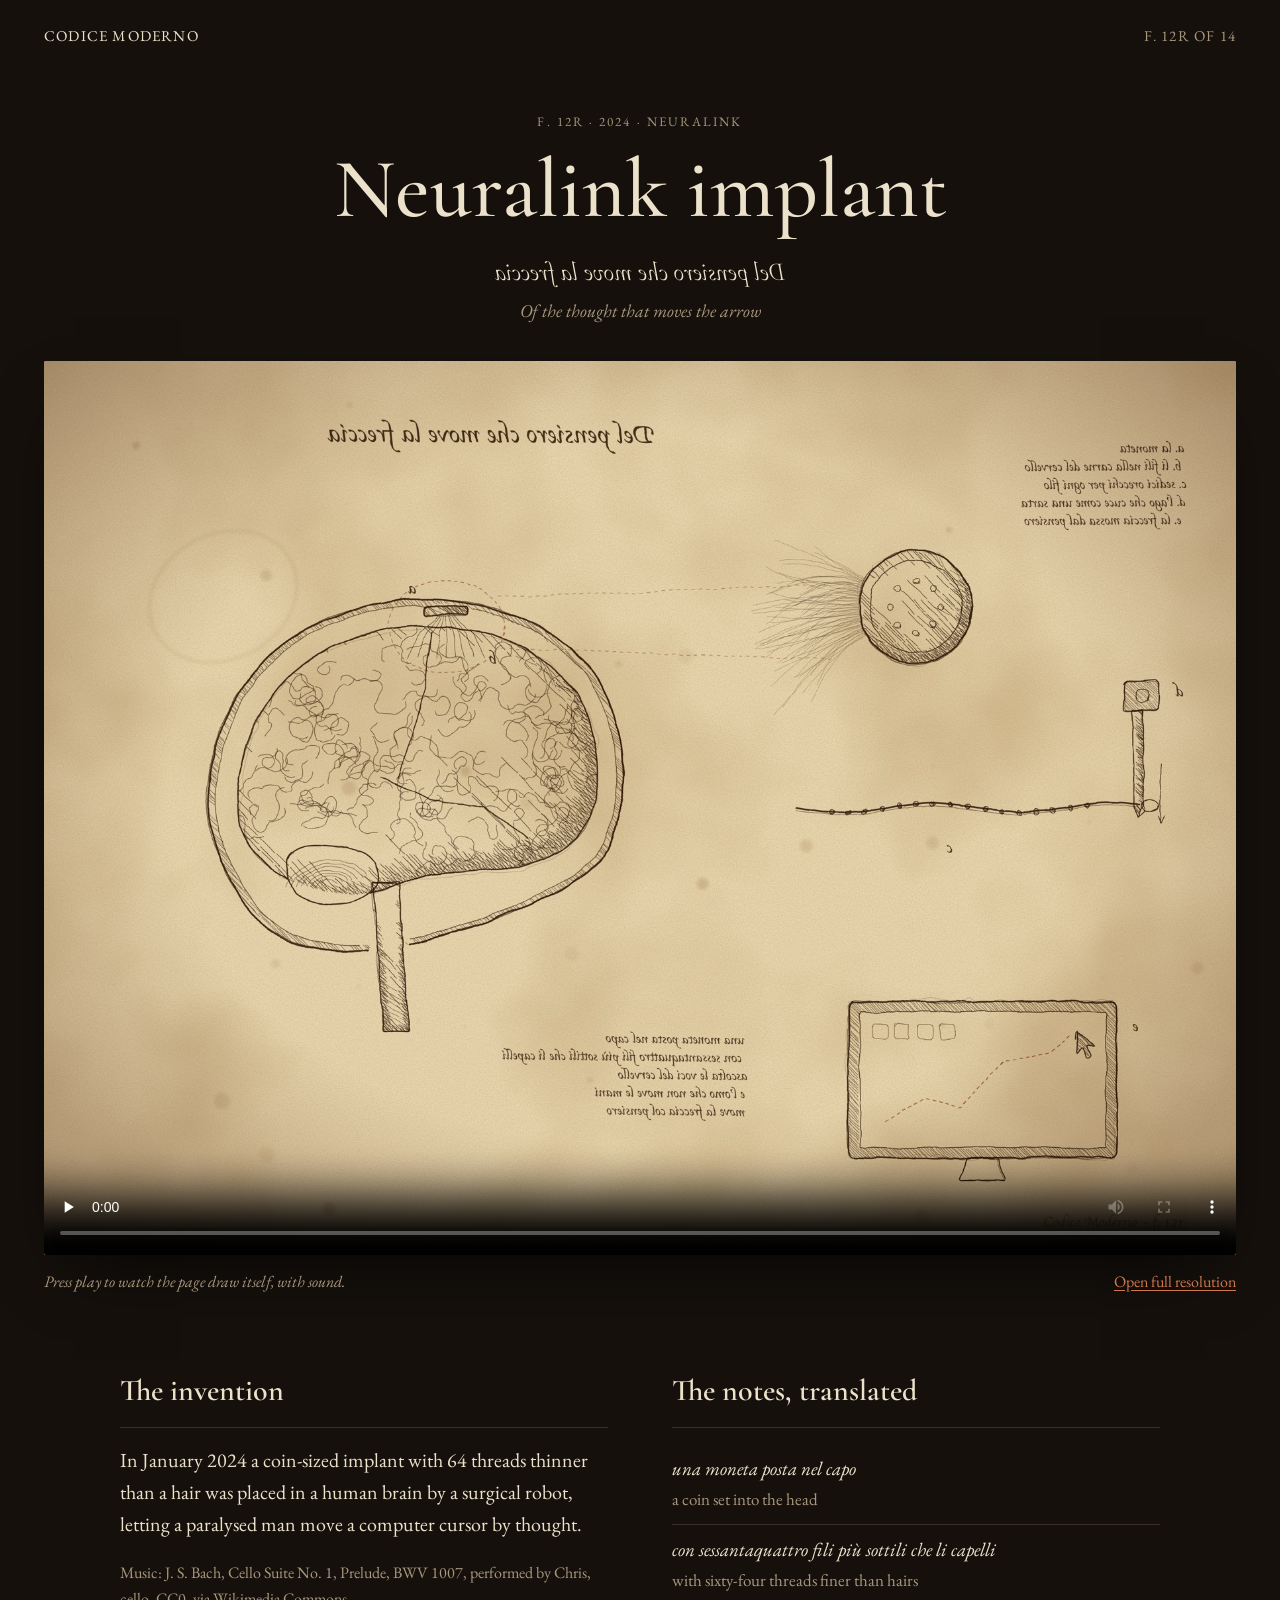
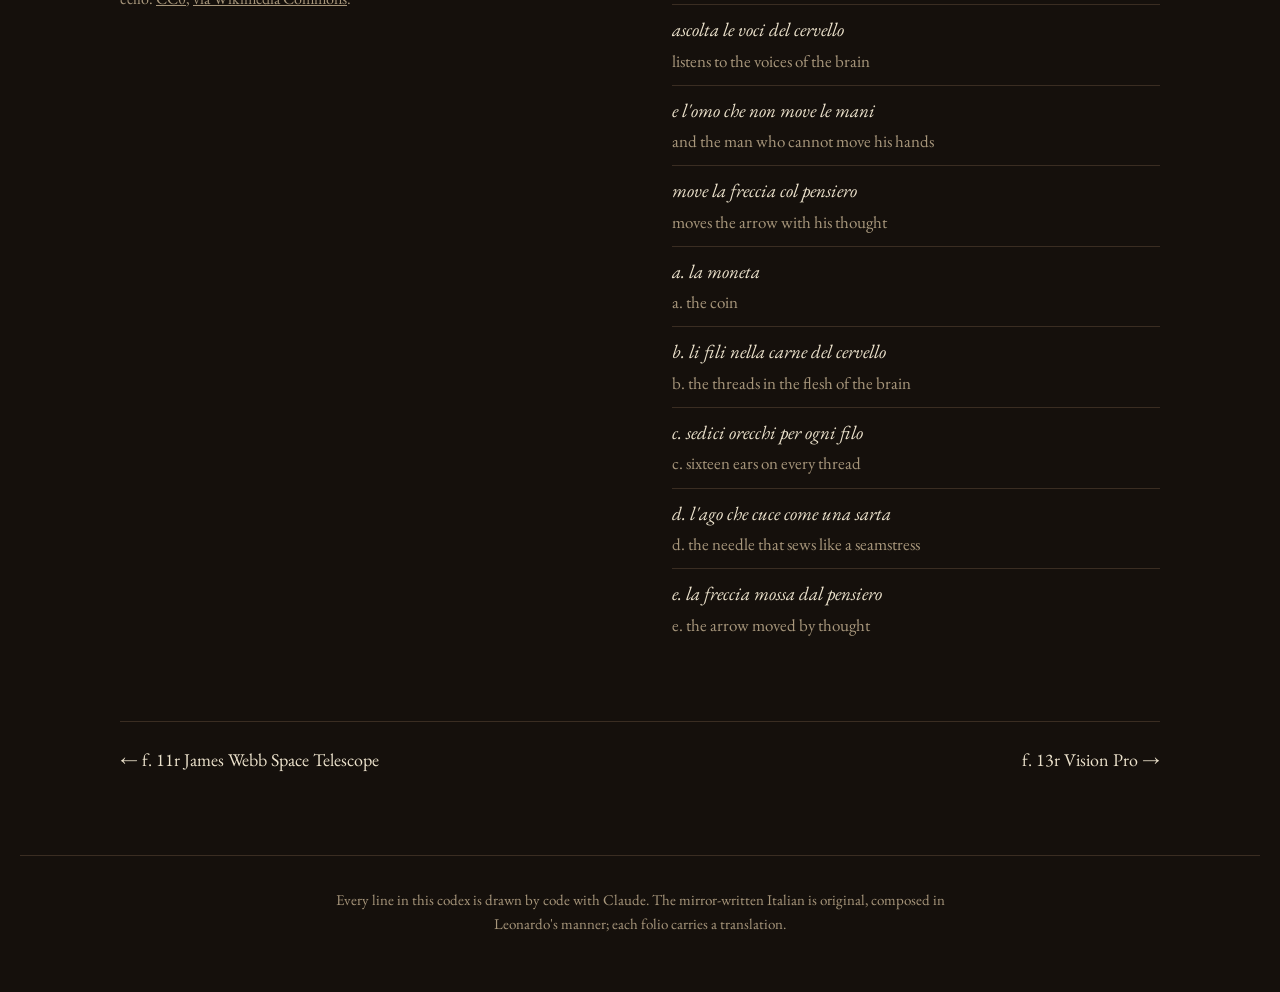
<file: neuralink/index.html>
<!doctype html>
<html lang="en">
<head>
<meta charset="utf-8">
<meta name="viewport" content="width=device-width, initial-scale=1">
<title>Neuralink implant · Codice Moderno</title>
<meta name="description" content="In January 2024 a coin-sized implant with 64 threads thinner than a hair was placed in a human brain by a surgical robot, letting a paralysed man move a computer cursor by thought.">
<meta property="og:title" content="Neuralink implant · Codice Moderno"><meta property="og:description" content="In January 2024 a coin-sized implant with 64 threads thinner than a hair was placed in a human brain by a surgical robot, letting a paralysed man move a computer cursor by thought."><meta property="og:image" content="https://vishal-dube.github.io/codex-moderno/neuralink/web.jpg"><meta name="twitter:card" content="summary_large_image">
<link rel="preconnect" href="https://fonts.googleapis.com">
<link rel="preconnect" href="https://fonts.gstatic.com" crossorigin>
<link rel="stylesheet" href="https://fonts.googleapis.com/css2?family=Cormorant+Garamond:ital,wght@0,500;0,600;1,500&family=EB+Garamond:ital,wght@0,400;0,500;1,400&display=swap">
<link rel="stylesheet" href="../style.css">
</head>
<body>
<nav class="top"><a href="../">Codice Moderno</a><span>f. 12r of 14</span></nav>
<main class="folio">
<header class="folio-head">
<p class="num">f. 12r · 2024 · Neuralink</p>
<h1>Neuralink implant</h1>
<p class="title-it"><span class="mirror" title="Del pensiero che move la freccia">Del pensiero che move la freccia</span><span class="en">Of the thought that moves the arrow</span></p>
</header>
<figure class="plate"><video controls playsinline preload="none" poster="web.jpg" aria-label="Neuralink implant, drawn as a page from Leonardo da Vinci&#x27;s notebooks, drawing itself"><source src="drawing.mp4" type="video/mp4"></video>
<figcaption><p class="hint">Press play to watch the page draw itself, with sound.</p><a href="full.jpg">Open full resolution</a></figcaption>
</figure>
<section class="text">
<div class="about"><h2>The invention</h2><p>In January 2024 a coin-sized implant with 64 threads thinner than a hair was placed in a human brain by a surgical robot, letting a paralysed man move a computer cursor by thought.</p><p class="music">Music: J. S. Bach, Cello Suite No. 1, Prelude, BWV 1007, performed by Chris, cello. <a href="http://creativecommons.org/publicdomain/zero/1.0/deed.en">CC0</a>, <a href="https://commons.wikimedia.org/wiki/File:Bach_Cello_Suite_1_Prelude_(BWV_1007)_Played_by_Chris.ogg">via Wikimedia Commons</a>.</p></div>
<div class="notes"><h2>The notes, translated</h2><ol><li><p class="it">una moneta posta nel capo</p><p class="en">a coin set into the head</p></li>
<li><p class="it">con sessantaquattro fili più sottili che li capelli</p><p class="en">with sixty-four threads finer than hairs</p></li>
<li><p class="it">ascolta le voci del cervello</p><p class="en">listens to the voices of the brain</p></li>
<li><p class="it">e l&#x27;omo che non move le mani</p><p class="en">and the man who cannot move his hands</p></li>
<li><p class="it">move la freccia col pensiero</p><p class="en">moves the arrow with his thought</p></li>
<li><p class="it">a. la moneta</p><p class="en">a. the coin</p></li>
<li><p class="it">b. li fili nella carne del cervello</p><p class="en">b. the threads in the flesh of the brain</p></li>
<li><p class="it">c. sedici orecchi per ogni filo</p><p class="en">c. sixteen ears on every thread</p></li>
<li><p class="it">d. l&#x27;ago che cuce come una sarta</p><p class="en">d. the needle that sews like a seamstress</p></li>
<li><p class="it">e. la freccia mossa dal pensiero</p><p class="en">e. the arrow moved by thought</p></li></ol></div>
</section>
<nav class="pager"><a rel="prev" href="../james-webb/">← f. 11r James Webb Space Telescope</a><a rel="next" href="../vision-pro/">f. 13r Vision Pro →</a></nav>
</main>
<footer class="foot">
<p>Every line in this codex is drawn by code with Claude. The mirror-written Italian is original,
composed in Leonardo's manner; each folio carries a translation.</p>
</footer>
</body>
</html>
</file>
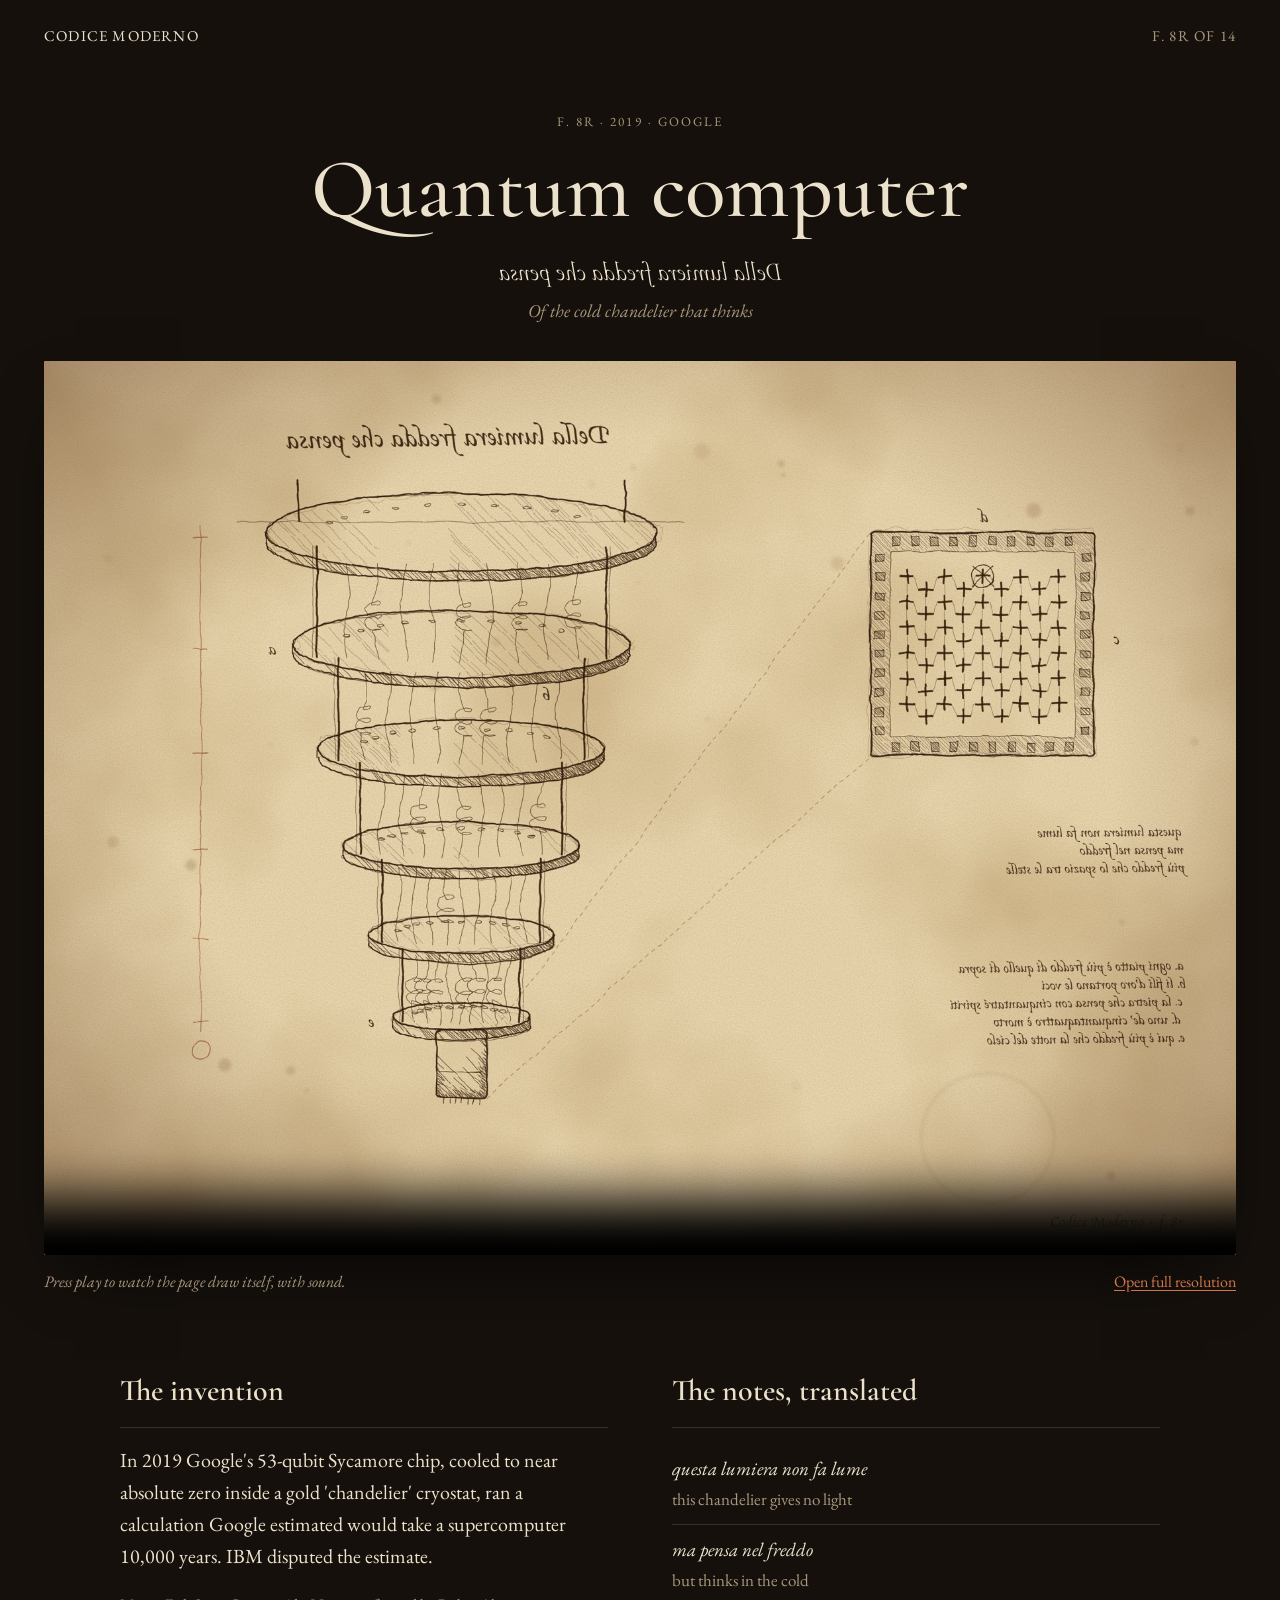
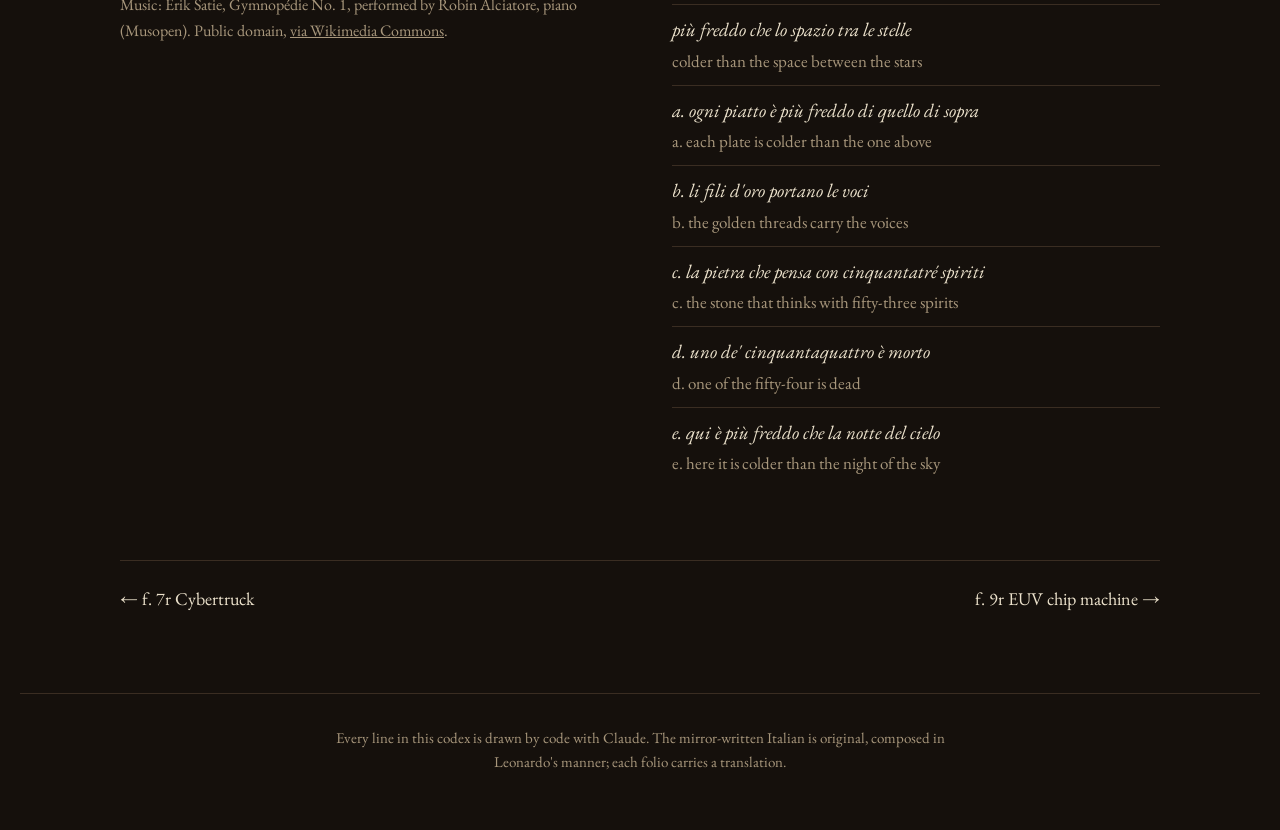
<file: quantum-computer/index.html>
<!doctype html>
<html lang="en">
<head>
<meta charset="utf-8">
<meta name="viewport" content="width=device-width, initial-scale=1">
<title>Quantum computer · Codice Moderno</title>
<meta name="description" content="In 2019 Google&#x27;s 53-qubit Sycamore chip, cooled to near absolute zero inside a gold &#x27;chandelier&#x27; cryostat, ran a calculation Google estimated would take a supercomputer 10,000 years. IBM disputed the estimate.">
<meta property="og:title" content="Quantum computer · Codice Moderno"><meta property="og:description" content="In 2019 Google&#x27;s 53-qubit Sycamore chip, cooled to near absolute zero inside a gold &#x27;chandelier&#x27; cryostat, ran a calculation Google estimated would take a supercomputer 10,000 years. IBM disputed the estimate."><meta property="og:image" content="https://vishal-dube.github.io/codex-moderno/quantum-computer/web.jpg"><meta name="twitter:card" content="summary_large_image">
<link rel="preconnect" href="https://fonts.googleapis.com">
<link rel="preconnect" href="https://fonts.gstatic.com" crossorigin>
<link rel="stylesheet" href="https://fonts.googleapis.com/css2?family=Cormorant+Garamond:ital,wght@0,500;0,600;1,500&family=EB+Garamond:ital,wght@0,400;0,500;1,400&display=swap">
<link rel="stylesheet" href="../style.css">
</head>
<body>
<nav class="top"><a href="../">Codice Moderno</a><span>f. 8r of 14</span></nav>
<main class="folio">
<header class="folio-head">
<p class="num">f. 8r · 2019 · Google</p>
<h1>Quantum computer</h1>
<p class="title-it"><span class="mirror" title="Della lumiera fredda che pensa">Della lumiera fredda che pensa</span><span class="en">Of the cold chandelier that thinks</span></p>
</header>
<figure class="plate"><video controls playsinline preload="none" poster="web.jpg" aria-label="Quantum computer, drawn as a page from Leonardo da Vinci&#x27;s notebooks, drawing itself"><source src="drawing.mp4" type="video/mp4"></video>
<figcaption><p class="hint">Press play to watch the page draw itself, with sound.</p><a href="full.jpg">Open full resolution</a></figcaption>
</figure>
<section class="text">
<div class="about"><h2>The invention</h2><p>In 2019 Google&#x27;s 53-qubit Sycamore chip, cooled to near absolute zero inside a gold &#x27;chandelier&#x27; cryostat, ran a calculation Google estimated would take a supercomputer 10,000 years. IBM disputed the estimate.</p><p class="music">Music: Erik Satie, Gymnopédie No. 1, performed by Robin Alciatore, piano (Musopen). Public domain, <a href="https://commons.wikimedia.org/wiki/File:Erik_Satie_-_gymnopedies_-_la_1_ere._lent_et_douloureux.ogg">via Wikimedia Commons</a>.</p></div>
<div class="notes"><h2>The notes, translated</h2><ol><li><p class="it">questa lumiera non fa lume</p><p class="en">this chandelier gives no light</p></li>
<li><p class="it">ma pensa nel freddo</p><p class="en">but thinks in the cold</p></li>
<li><p class="it">più freddo che lo spazio tra le stelle</p><p class="en">colder than the space between the stars</p></li>
<li><p class="it">a. ogni piatto è più freddo di quello di sopra</p><p class="en">a. each plate is colder than the one above</p></li>
<li><p class="it">b. li fili d&#x27;oro portano le voci</p><p class="en">b. the golden threads carry the voices</p></li>
<li><p class="it">c. la pietra che pensa con cinquantatré spiriti</p><p class="en">c. the stone that thinks with fifty-three spirits</p></li>
<li><p class="it">d. uno de&#x27; cinquantaquattro è morto</p><p class="en">d. one of the fifty-four is dead</p></li>
<li><p class="it">e. qui è più freddo che la notte del cielo</p><p class="en">e. here it is colder than the night of the sky</p></li></ol></div>
</section>
<nav class="pager"><a rel="prev" href="../cybertruck/">← f. 7r Cybertruck</a><a rel="next" href="../euv-machine/">f. 9r EUV chip machine →</a></nav>
</main>
<footer class="foot">
<p>Every line in this codex is drawn by code with Claude. The mirror-written Italian is original,
composed in Leonardo's manner; each folio carries a translation.</p>
</footer>
</body>
</html>
</file>
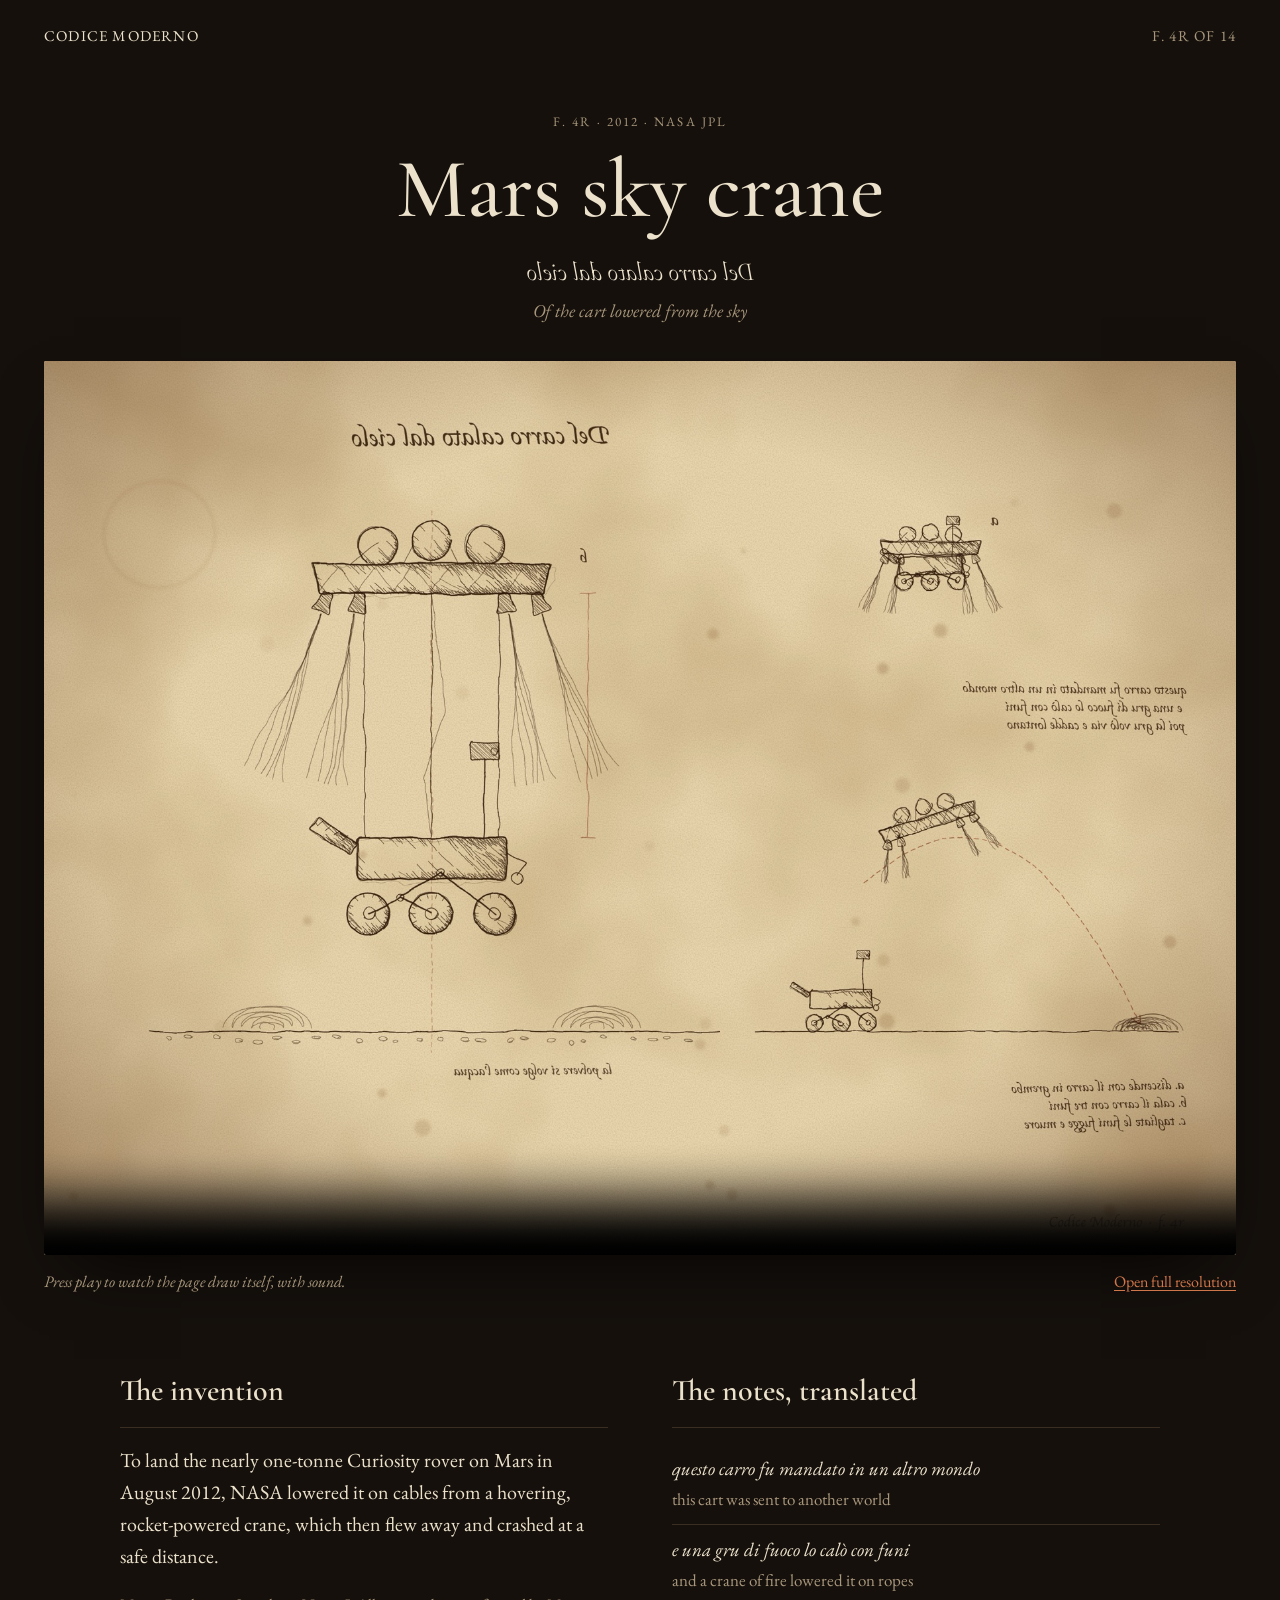
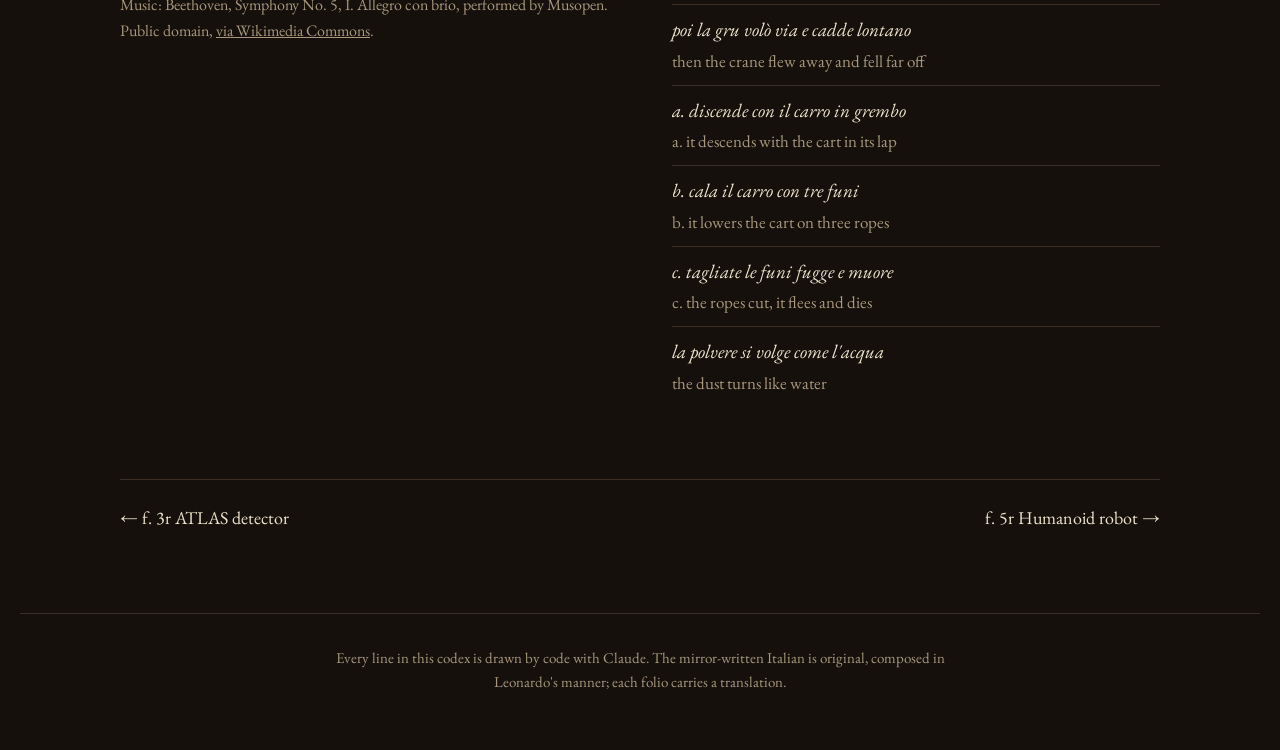
<file: sky-crane/index.html>
<!doctype html>
<html lang="en">
<head>
<meta charset="utf-8">
<meta name="viewport" content="width=device-width, initial-scale=1">
<title>Mars sky crane · Codice Moderno</title>
<meta name="description" content="To land the nearly one-tonne Curiosity rover on Mars in August 2012, NASA lowered it on cables from a hovering, rocket-powered crane, which then flew away and crashed at a safe distance.">
<meta property="og:title" content="Mars sky crane · Codice Moderno"><meta property="og:description" content="To land the nearly one-tonne Curiosity rover on Mars in August 2012, NASA lowered it on cables from a hovering, rocket-powered crane, which then flew away and crashed at a safe distance."><meta property="og:image" content="https://vishal-dube.github.io/codex-moderno/sky-crane/web.jpg"><meta name="twitter:card" content="summary_large_image">
<link rel="preconnect" href="https://fonts.googleapis.com">
<link rel="preconnect" href="https://fonts.gstatic.com" crossorigin>
<link rel="stylesheet" href="https://fonts.googleapis.com/css2?family=Cormorant+Garamond:ital,wght@0,500;0,600;1,500&family=EB+Garamond:ital,wght@0,400;0,500;1,400&display=swap">
<link rel="stylesheet" href="../style.css">
</head>
<body>
<nav class="top"><a href="../">Codice Moderno</a><span>f. 4r of 14</span></nav>
<main class="folio">
<header class="folio-head">
<p class="num">f. 4r · 2012 · NASA JPL</p>
<h1>Mars sky crane</h1>
<p class="title-it"><span class="mirror" title="Del carro calato dal cielo">Del carro calato dal cielo</span><span class="en">Of the cart lowered from the sky</span></p>
</header>
<figure class="plate"><video controls playsinline preload="none" poster="web.jpg" aria-label="Mars sky crane, drawn as a page from Leonardo da Vinci&#x27;s notebooks, drawing itself"><source src="drawing.mp4" type="video/mp4"></video>
<figcaption><p class="hint">Press play to watch the page draw itself, with sound.</p><a href="full.jpg">Open full resolution</a></figcaption>
</figure>
<section class="text">
<div class="about"><h2>The invention</h2><p>To land the nearly one-tonne Curiosity rover on Mars in August 2012, NASA lowered it on cables from a hovering, rocket-powered crane, which then flew away and crashed at a safe distance.</p><p class="music">Music: Beethoven, Symphony No. 5, I. Allegro con brio, performed by Musopen. Public domain, <a href="https://commons.wikimedia.org/wiki/File:Ludwig_van_Beethoven_-_symphony_no._5_in_c_minor,_op._67_-_i._allegro_con_brio.ogg">via Wikimedia Commons</a>.</p></div>
<div class="notes"><h2>The notes, translated</h2><ol><li><p class="it">questo carro fu mandato in un altro mondo</p><p class="en">this cart was sent to another world</p></li>
<li><p class="it">e una gru di fuoco lo calò con funi</p><p class="en">and a crane of fire lowered it on ropes</p></li>
<li><p class="it">poi la gru volò via e cadde lontano</p><p class="en">then the crane flew away and fell far off</p></li>
<li><p class="it">a. discende con il carro in grembo</p><p class="en">a. it descends with the cart in its lap</p></li>
<li><p class="it">b. cala il carro con tre funi</p><p class="en">b. it lowers the cart on three ropes</p></li>
<li><p class="it">c. tagliate le funi fugge e muore</p><p class="en">c. the ropes cut, it flees and dies</p></li>
<li><p class="it">la polvere si volge come l&#x27;acqua</p><p class="en">the dust turns like water</p></li></ol></div>
</section>
<nav class="pager"><a rel="prev" href="../atlas-detector/">← f. 3r ATLAS detector</a><a rel="next" href="../humanoid-robot/">f. 5r Humanoid robot →</a></nav>
</main>
<footer class="foot">
<p>Every line in this codex is drawn by code with Claude. The mirror-written Italian is original,
composed in Leonardo's manner; each folio carries a translation.</p>
</footer>
</body>
</html>
</file>
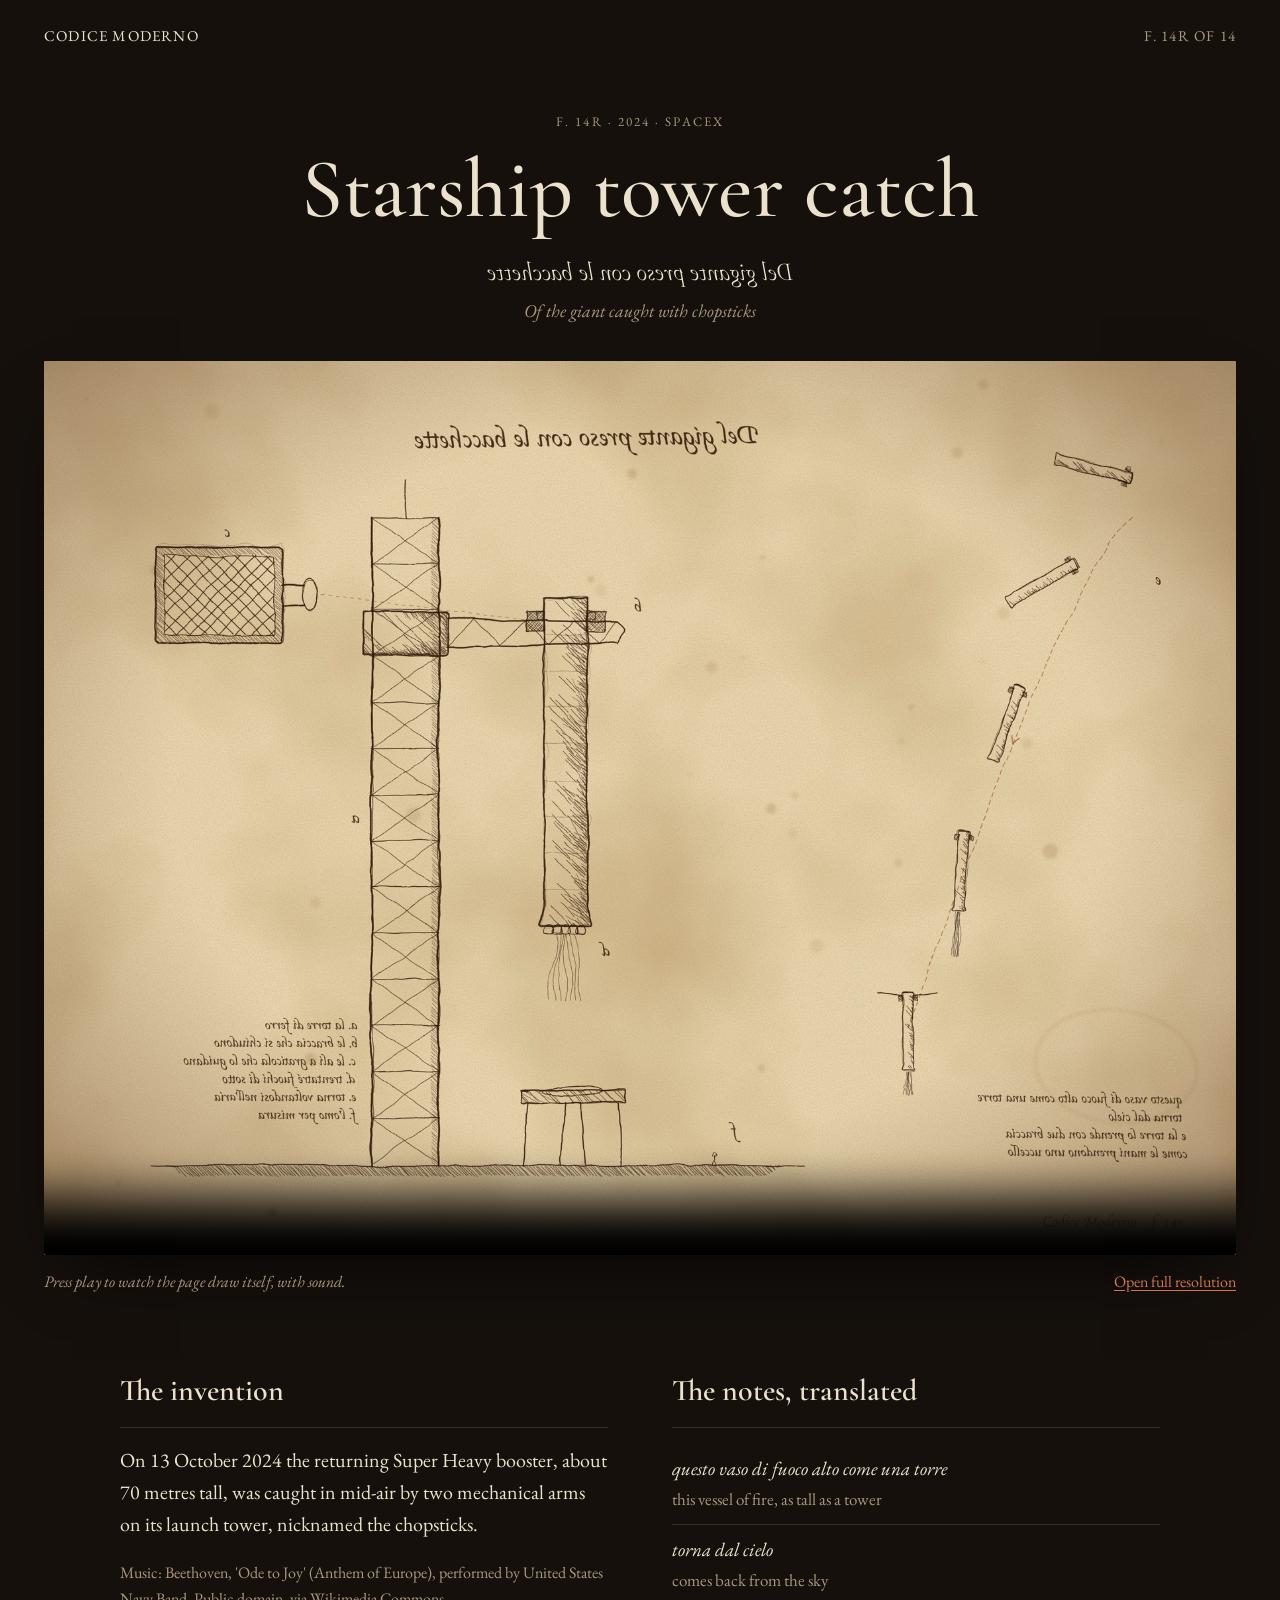
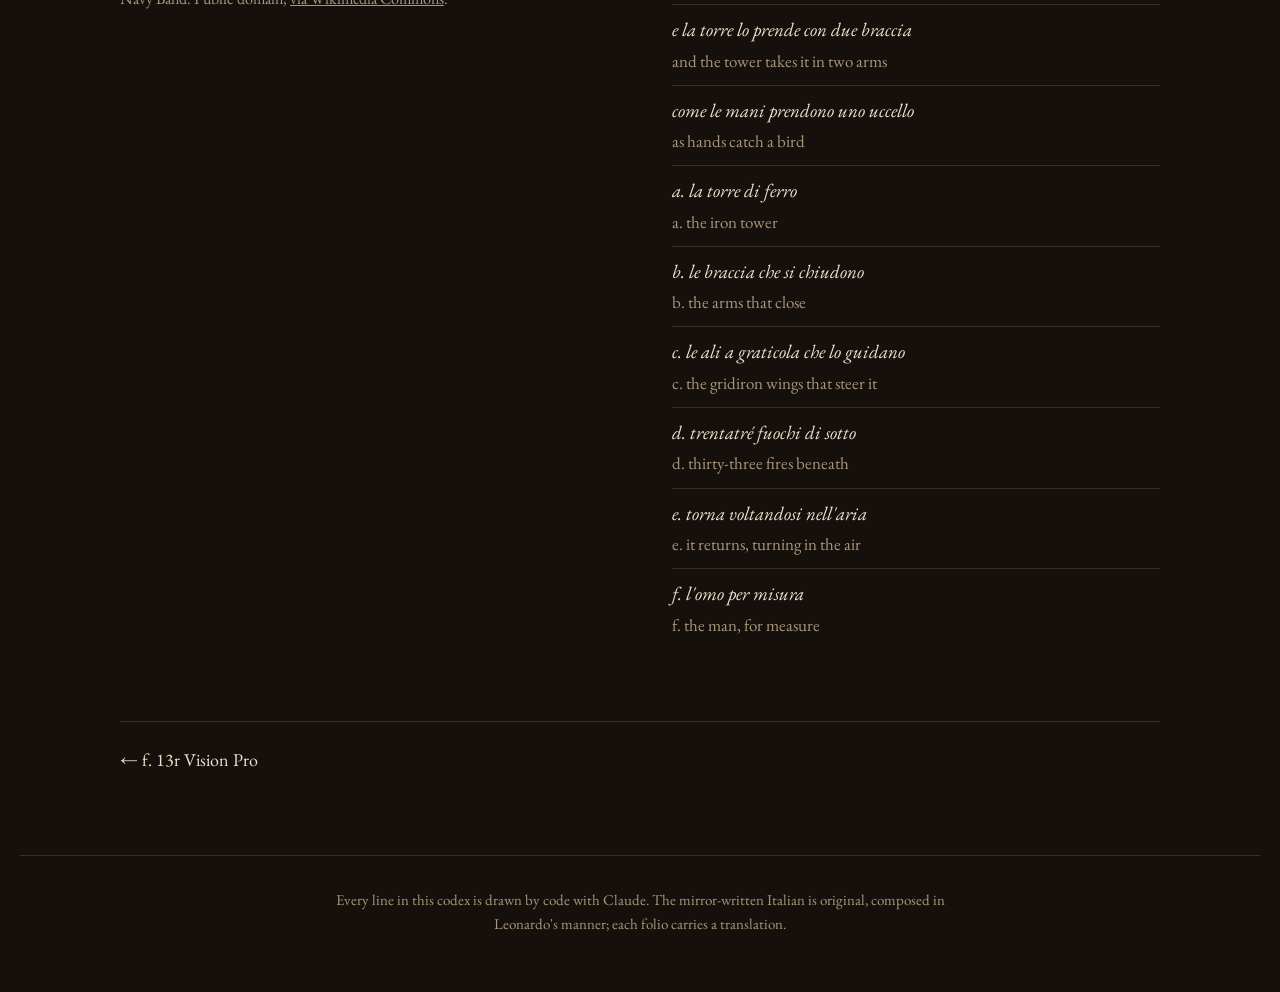
<file: starship-catch/index.html>
<!doctype html>
<html lang="en">
<head>
<meta charset="utf-8">
<meta name="viewport" content="width=device-width, initial-scale=1">
<title>Starship tower catch · Codice Moderno</title>
<meta name="description" content="On 13 October 2024 the returning Super Heavy booster, about 70 metres tall, was caught in mid-air by two mechanical arms on its launch tower, nicknamed the chopsticks.">
<meta property="og:title" content="Starship tower catch · Codice Moderno"><meta property="og:description" content="On 13 October 2024 the returning Super Heavy booster, about 70 metres tall, was caught in mid-air by two mechanical arms on its launch tower, nicknamed the chopsticks."><meta property="og:image" content="https://vishal-dube.github.io/codex-moderno/starship-catch/web.jpg"><meta name="twitter:card" content="summary_large_image">
<link rel="preconnect" href="https://fonts.googleapis.com">
<link rel="preconnect" href="https://fonts.gstatic.com" crossorigin>
<link rel="stylesheet" href="https://fonts.googleapis.com/css2?family=Cormorant+Garamond:ital,wght@0,500;0,600;1,500&family=EB+Garamond:ital,wght@0,400;0,500;1,400&display=swap">
<link rel="stylesheet" href="../style.css">
</head>
<body>
<nav class="top"><a href="../">Codice Moderno</a><span>f. 14r of 14</span></nav>
<main class="folio">
<header class="folio-head">
<p class="num">f. 14r · 2024 · SpaceX</p>
<h1>Starship tower catch</h1>
<p class="title-it"><span class="mirror" title="Del gigante preso con le bacchette">Del gigante preso con le bacchette</span><span class="en">Of the giant caught with chopsticks</span></p>
</header>
<figure class="plate"><video controls playsinline preload="none" poster="web.jpg" aria-label="Starship tower catch, drawn as a page from Leonardo da Vinci&#x27;s notebooks, drawing itself"><source src="drawing.mp4" type="video/mp4"></video>
<figcaption><p class="hint">Press play to watch the page draw itself, with sound.</p><a href="full.jpg">Open full resolution</a></figcaption>
</figure>
<section class="text">
<div class="about"><h2>The invention</h2><p>On 13 October 2024 the returning Super Heavy booster, about 70 metres tall, was caught in mid-air by two mechanical arms on its launch tower, nicknamed the chopsticks.</p><p class="music">Music: Beethoven, &#x27;Ode to Joy&#x27; (Anthem of Europe), performed by United States Navy Band. Public domain, <a href="https://commons.wikimedia.org/wiki/File:Anthem_of_Europe_(US_Navy_instrumental_long_version).ogg">via Wikimedia Commons</a>.</p></div>
<div class="notes"><h2>The notes, translated</h2><ol><li><p class="it">questo vaso di fuoco alto come una torre</p><p class="en">this vessel of fire, as tall as a tower</p></li>
<li><p class="it">torna dal cielo</p><p class="en">comes back from the sky</p></li>
<li><p class="it">e la torre lo prende con due braccia</p><p class="en">and the tower takes it in two arms</p></li>
<li><p class="it">come le mani prendono uno uccello</p><p class="en">as hands catch a bird</p></li>
<li><p class="it">a. la torre di ferro</p><p class="en">a. the iron tower</p></li>
<li><p class="it">b. le braccia che si chiudono</p><p class="en">b. the arms that close</p></li>
<li><p class="it">c. le ali a graticola che lo guidano</p><p class="en">c. the gridiron wings that steer it</p></li>
<li><p class="it">d. trentatré fuochi di sotto</p><p class="en">d. thirty-three fires beneath</p></li>
<li><p class="it">e. torna voltandosi nell&#x27;aria</p><p class="en">e. it returns, turning in the air</p></li>
<li><p class="it">f. l&#x27;omo per misura</p><p class="en">f. the man, for measure</p></li></ol></div>
</section>
<nav class="pager"><a rel="prev" href="../vision-pro/">← f. 13r Vision Pro</a><span></span></nav>
</main>
<footer class="foot">
<p>Every line in this codex is drawn by code with Claude. The mirror-written Italian is original,
composed in Leonardo's manner; each folio carries a translation.</p>
</footer>
</body>
</html>
</file>
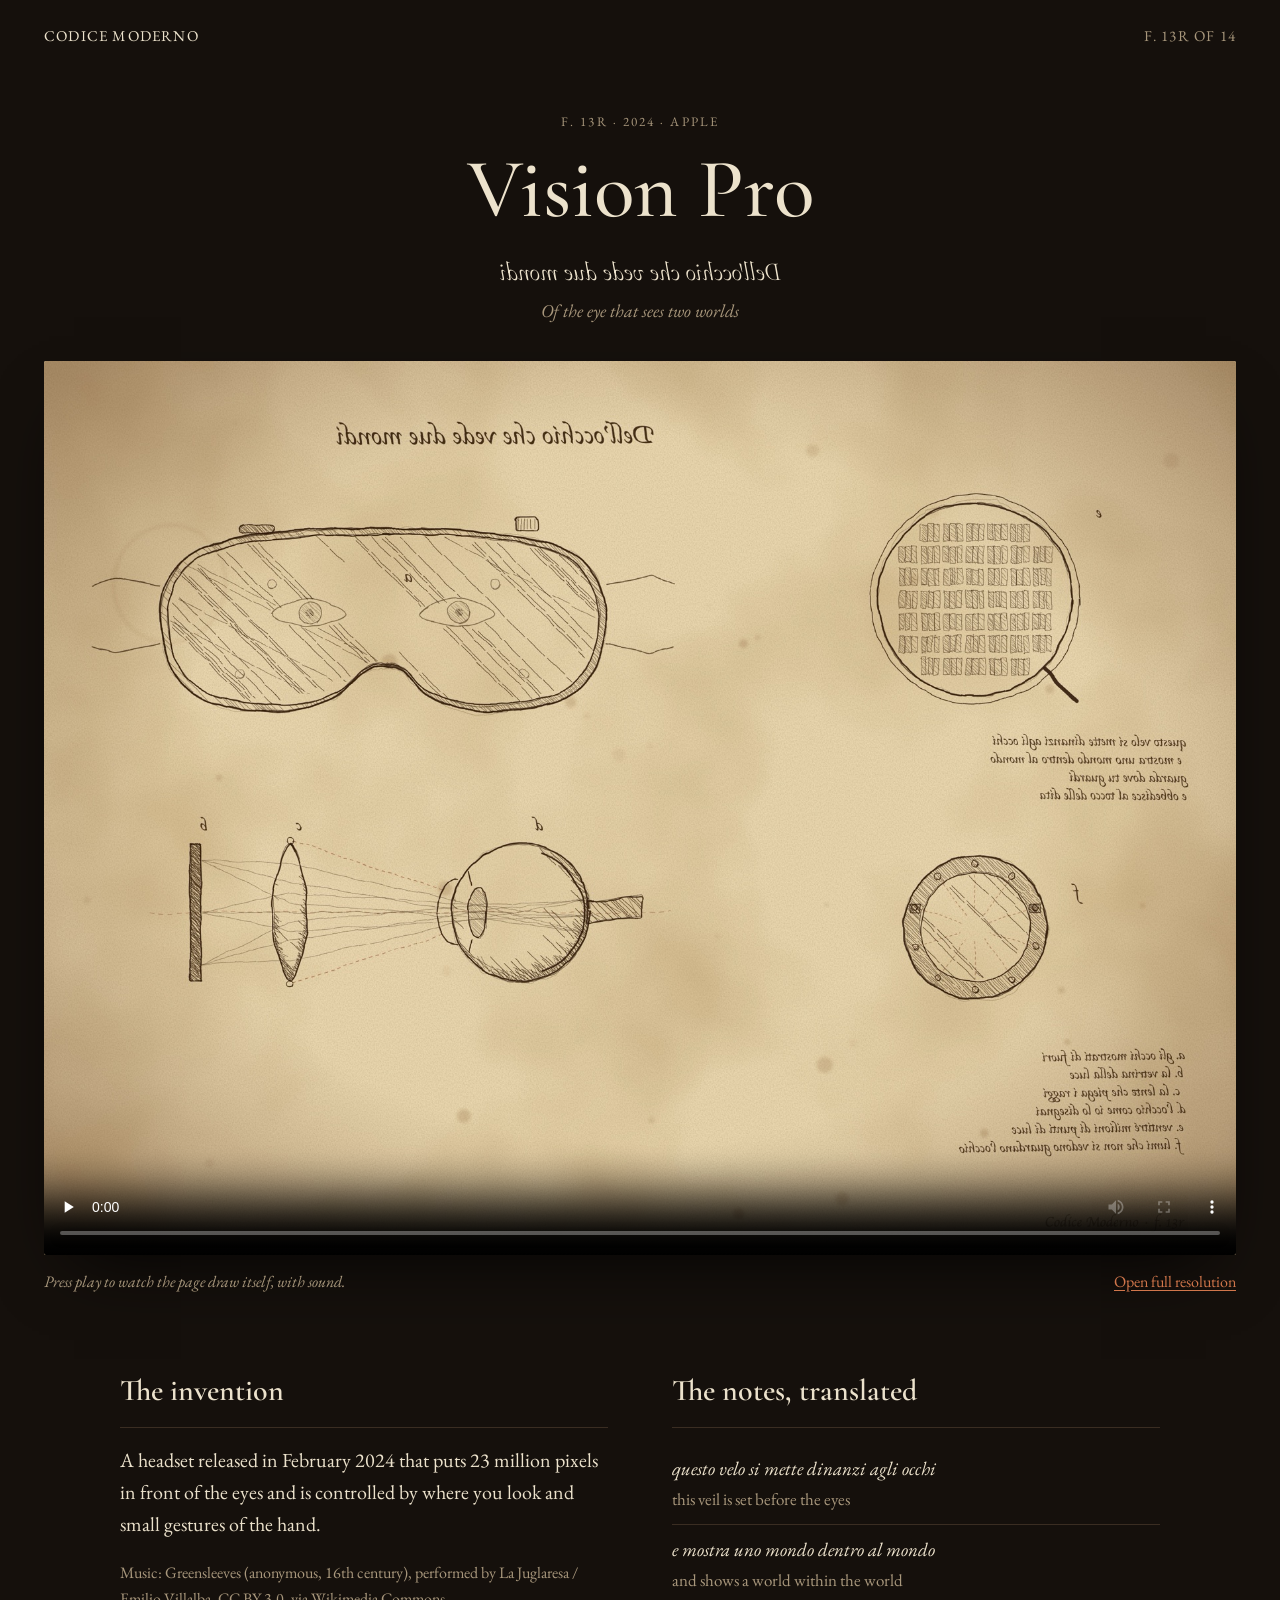
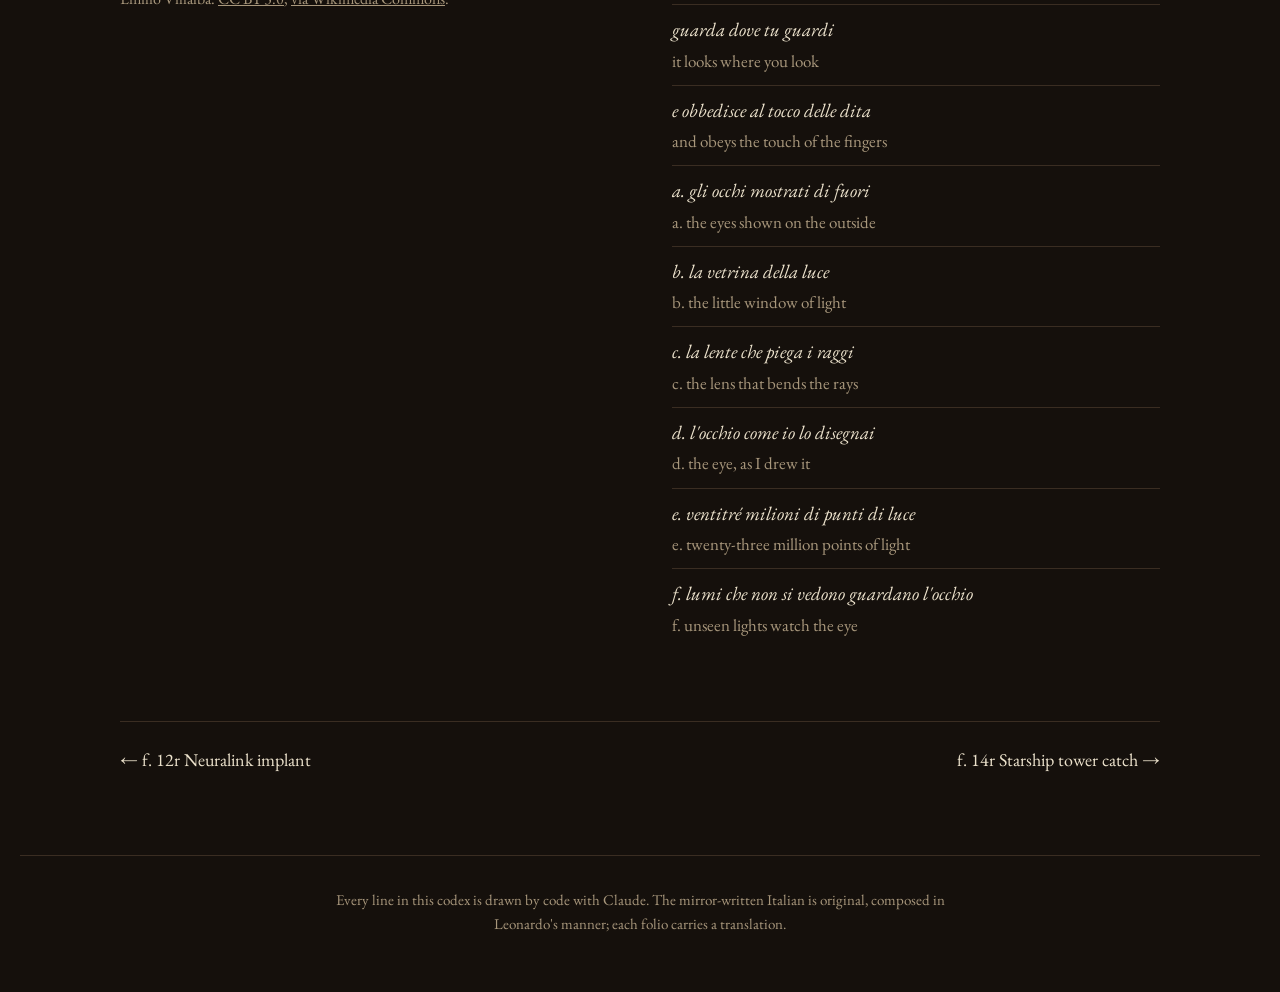
<file: vision-pro/index.html>
<!doctype html>
<html lang="en">
<head>
<meta charset="utf-8">
<meta name="viewport" content="width=device-width, initial-scale=1">
<title>Vision Pro · Codice Moderno</title>
<meta name="description" content="A headset released in February 2024 that puts 23 million pixels in front of the eyes and is controlled by where you look and small gestures of the hand.">
<meta property="og:title" content="Vision Pro · Codice Moderno"><meta property="og:description" content="A headset released in February 2024 that puts 23 million pixels in front of the eyes and is controlled by where you look and small gestures of the hand."><meta property="og:image" content="https://vishal-dube.github.io/codex-moderno/vision-pro/web.jpg"><meta name="twitter:card" content="summary_large_image">
<link rel="preconnect" href="https://fonts.googleapis.com">
<link rel="preconnect" href="https://fonts.gstatic.com" crossorigin>
<link rel="stylesheet" href="https://fonts.googleapis.com/css2?family=Cormorant+Garamond:ital,wght@0,500;0,600;1,500&family=EB+Garamond:ital,wght@0,400;0,500;1,400&display=swap">
<link rel="stylesheet" href="../style.css">
</head>
<body>
<nav class="top"><a href="../">Codice Moderno</a><span>f. 13r of 14</span></nav>
<main class="folio">
<header class="folio-head">
<p class="num">f. 13r · 2024 · Apple</p>
<h1>Vision Pro</h1>
<p class="title-it"><span class="mirror" title="Dell&#x27;occhio che vede due mondi">Dell&#x27;occhio che vede due mondi</span><span class="en">Of the eye that sees two worlds</span></p>
</header>
<figure class="plate"><video controls playsinline preload="none" poster="web.jpg" aria-label="Vision Pro, drawn as a page from Leonardo da Vinci&#x27;s notebooks, drawing itself"><source src="drawing.mp4" type="video/mp4"></video>
<figcaption><p class="hint">Press play to watch the page draw itself, with sound.</p><a href="full.jpg">Open full resolution</a></figcaption>
</figure>
<section class="text">
<div class="about"><h2>The invention</h2><p>A headset released in February 2024 that puts 23 million pixels in front of the eyes and is controlled by where you look and small gestures of the hand.</p><p class="music">Music: Greensleeves (anonymous, 16th century), performed by La Juglaresa / Emilio Villalba. <a href="https://creativecommons.org/licenses/by/3.0">CC BY 3.0</a>, <a href="https://commons.wikimedia.org/wiki/File:Greensleeves._La_Juglaresa.opus">via Wikimedia Commons</a>.</p></div>
<div class="notes"><h2>The notes, translated</h2><ol><li><p class="it">questo velo si mette dinanzi agli occhi</p><p class="en">this veil is set before the eyes</p></li>
<li><p class="it">e mostra uno mondo dentro al mondo</p><p class="en">and shows a world within the world</p></li>
<li><p class="it">guarda dove tu guardi</p><p class="en">it looks where you look</p></li>
<li><p class="it">e obbedisce al tocco delle dita</p><p class="en">and obeys the touch of the fingers</p></li>
<li><p class="it">a. gli occhi mostrati di fuori</p><p class="en">a. the eyes shown on the outside</p></li>
<li><p class="it">b. la vetrina della luce</p><p class="en">b. the little window of light</p></li>
<li><p class="it">c. la lente che piega i raggi</p><p class="en">c. the lens that bends the rays</p></li>
<li><p class="it">d. l&#x27;occhio come io lo disegnai</p><p class="en">d. the eye, as I drew it</p></li>
<li><p class="it">e. ventitré milioni di punti di luce</p><p class="en">e. twenty-three million points of light</p></li>
<li><p class="it">f. lumi che non si vedono guardano l&#x27;occhio</p><p class="en">f. unseen lights watch the eye</p></li></ol></div>
</section>
<nav class="pager"><a rel="prev" href="../neuralink/">← f. 12r Neuralink implant</a><a rel="next" href="../starship-catch/">f. 14r Starship tower catch →</a></nav>
</main>
<footer class="foot">
<p>Every line in this codex is drawn by code with Claude. The mirror-written Italian is original,
composed in Leonardo's manner; each folio carries a translation.</p>
</footer>
</body>
</html>
</file>
<file: style.css>
:root {
  --bg: #15100c;
  --surface: #1f1813;
  --line: #3a2d22;
  --text: #ece2cc;
  --muted: #a8977c;
  --chalk: #d0764b;
  --display: "Cormorant Garamond", "Iowan Old Style", "Palatino", Georgia, serif;
  --body: "EB Garamond", "Iowan Old Style", "Palatino", Georgia, serif;
}

* { box-sizing: border-box; }

html { -webkit-text-size-adjust: 100%; }

body {
  margin: 0;
  background: var(--bg);
  color: var(--text);
  font-family: var(--body);
  font-size: 19px;
  line-height: 1.6;
  -webkit-font-smoothing: antialiased;
}

a { color: inherit; }
img, video { display: block; max-width: 100%; height: auto; }

/* ---------- home ---------- */

.masthead {
  max-width: 820px;
  margin: 0 auto;
  padding: 96px 24px 56px;
  text-align: center;
}

.eyebrow, .num, .count {
  font-family: var(--body);
  font-size: 13px;
  letter-spacing: 0.16em;
  text-transform: uppercase;
  color: var(--muted);
  margin: 0;
}

.masthead h1 {
  font-family: var(--display);
  font-weight: 500;
  font-size: clamp(56px, 11vw, 112px);
  line-height: 1;
  letter-spacing: -0.01em;
  margin: 18px 0 28px;
}

.lede {
  font-size: 22px;
  line-height: 1.55;
  margin: 0 auto 28px;
  max-width: 640px;
}

.count { color: var(--chalk); }

.folios {
  list-style: none;
  margin: 0 auto;
  padding: 0 24px 96px;
  max-width: 1240px;
  display: grid;
  grid-template-columns: repeat(auto-fill, minmax(320px, 1fr));
  gap: 48px 32px;
}

.card a { text-decoration: none; display: block; }

.card img {
  width: 100%;
  aspect-ratio: 4 / 3;
  border-radius: 2px;
}

.card img {
  box-shadow: 0 1px 0 rgba(255, 255, 255, 0.04), 0 18px 40px -18px rgba(0, 0, 0, 0.8);
  transition: transform 0.35s ease, box-shadow 0.35s ease;
}

.card a:hover img, .card a:focus-visible img {
  transform: translateY(-4px);
  box-shadow: 0 1px 0 rgba(255, 255, 255, 0.06), 0 28px 50px -20px rgba(0, 0, 0, 0.9);
}

.card a:focus-visible { outline: none; }
.card a:focus-visible h2 { text-decoration: underline; text-decoration-color: var(--chalk); }

.cap { padding: 16px 2px 0; }

.cap h2 {
  font-family: var(--display);
  font-weight: 600;
  font-size: 30px;
  line-height: 1.15;
  margin: 6px 0 2px;
}

.cap .it, .cap .maker {
  font-style: italic;
  color: var(--muted);
  margin: 0;
  font-size: 17px;
}

.forthcoming {
  max-width: 820px;
  margin: 0 auto;
  padding: 0 24px 96px;
  text-align: center;
}

.forthcoming h2 {
  font-family: var(--display);
  font-style: italic;
  font-weight: 500;
  font-size: 34px;
  margin: 0 0 4px;
}

.forthcoming > p { margin: 0 0 28px; color: var(--muted); }

.forthcoming ul {
  list-style: none;
  margin: 0;
  padding: 0;
  display: grid;
  grid-template-columns: repeat(auto-fill, minmax(230px, 1fr));
  gap: 0 32px;
  text-align: left;
}

.forthcoming li {
  padding: 12px 0;
  border-bottom: 1px solid var(--line);
  font-size: 19px;
}

.forthcoming .num { display: inline-block; min-width: 3.4em; font-size: 12px; }
.forthcoming .year { float: right; color: var(--muted); font-size: 16px; }

/* ---------- folio ---------- */

.top {
  display: flex;
  justify-content: space-between;
  align-items: baseline;
  max-width: 1240px;
  margin: 0 auto;
  padding: 24px;
  font-size: 15px;
  letter-spacing: 0.08em;
  text-transform: uppercase;
  color: var(--muted);
}

.top a { text-decoration: none; color: var(--text); }
.top a:hover { color: var(--chalk); }

.folio { max-width: 1240px; margin: 0 auto; padding: 0 24px 80px; }

.folio-head { text-align: center; padding: 40px 0 36px; }

.folio-head h1 {
  font-family: var(--display);
  font-weight: 500;
  font-size: clamp(44px, 8vw, 84px);
  line-height: 1.05;
  margin: 12px 0 18px;
}

.title-it { margin: 0; display: flex; flex-direction: column; gap: 4px; align-items: center; }

.title-it .mirror {
  display: inline-block;
  transform: scaleX(-1);
  font-family: var(--display);
  font-style: italic;
  font-size: 26px;
  color: var(--text);
}

.title-it .en { font-style: italic; color: var(--muted); font-size: 18px; }

.plate { margin: 0; }

.plate img, .plate video {
  width: 100%;
  border-radius: 2px;
  box-shadow: 0 30px 70px -30px rgba(0, 0, 0, 0.9);
  background: #e8d6ae;
}

.plate figcaption {
  display: flex;
  justify-content: space-between;
  gap: 16px;
  flex-wrap: wrap;
  padding-top: 14px;
  font-size: 16px;
  color: var(--muted);
}

.plate figcaption .hint { margin: 0; font-style: italic; }
.plate figcaption a { color: var(--chalk); text-underline-offset: 3px; margin-left: auto; }

.text {
  display: grid;
  grid-template-columns: 1fr 1fr;
  gap: 64px;
  max-width: 1040px;
  margin: 72px auto 0;
}

.text h2 {
  font-family: var(--display);
  font-weight: 600;
  font-size: 30px;
  margin: 0 0 16px;
  padding-bottom: 12px;
  border-bottom: 1px solid var(--line);
}

.about p { margin: 0; font-size: 20px; }
.about .music { margin-top: 20px; font-size: 16px; color: var(--muted); }

.notes ol { list-style: none; margin: 0; padding: 0; }
.notes li { padding: 10px 0; border-bottom: 1px solid var(--line); }
.notes li:last-child { border-bottom: 0; }
.notes .it { margin: 0; font-style: italic; }
.notes .en { margin: 2px 0 0; color: var(--muted); font-size: 17px; }

.pager {
  display: flex;
  justify-content: space-between;
  gap: 24px;
  max-width: 1040px;
  margin: 72px auto 0;
  padding-top: 24px;
  border-top: 1px solid var(--line);
  font-size: 18px;
}

.pager a { text-decoration: none; }
.pager a:hover { color: var(--chalk); }

.foot {
  border-top: 1px solid var(--line);
  max-width: 1240px;
  margin: 0 auto;
  padding: 32px 24px 56px;
  text-align: center;
  font-size: 15px;
  color: var(--muted);
}

.foot p { max-width: 620px; margin: 0 auto; }

@media (max-width: 760px) {
  body { font-size: 18px; }
  .masthead { padding: 64px 16px 40px; }
  .lede { font-size: 19px; }
  .folios { padding: 0 16px 64px; gap: 40px; grid-template-columns: 1fr; }
  .top { padding: 16px; font-size: 13px; }
  .folio { padding: 0 16px 56px; }
  .folio-head { padding: 24px 0 24px; }
  .text { grid-template-columns: 1fr; gap: 48px; margin-top: 48px; }
  .pager { flex-direction: column; margin-top: 48px; }
  .pager a[rel="next"] { text-align: right; }
}
</file>
